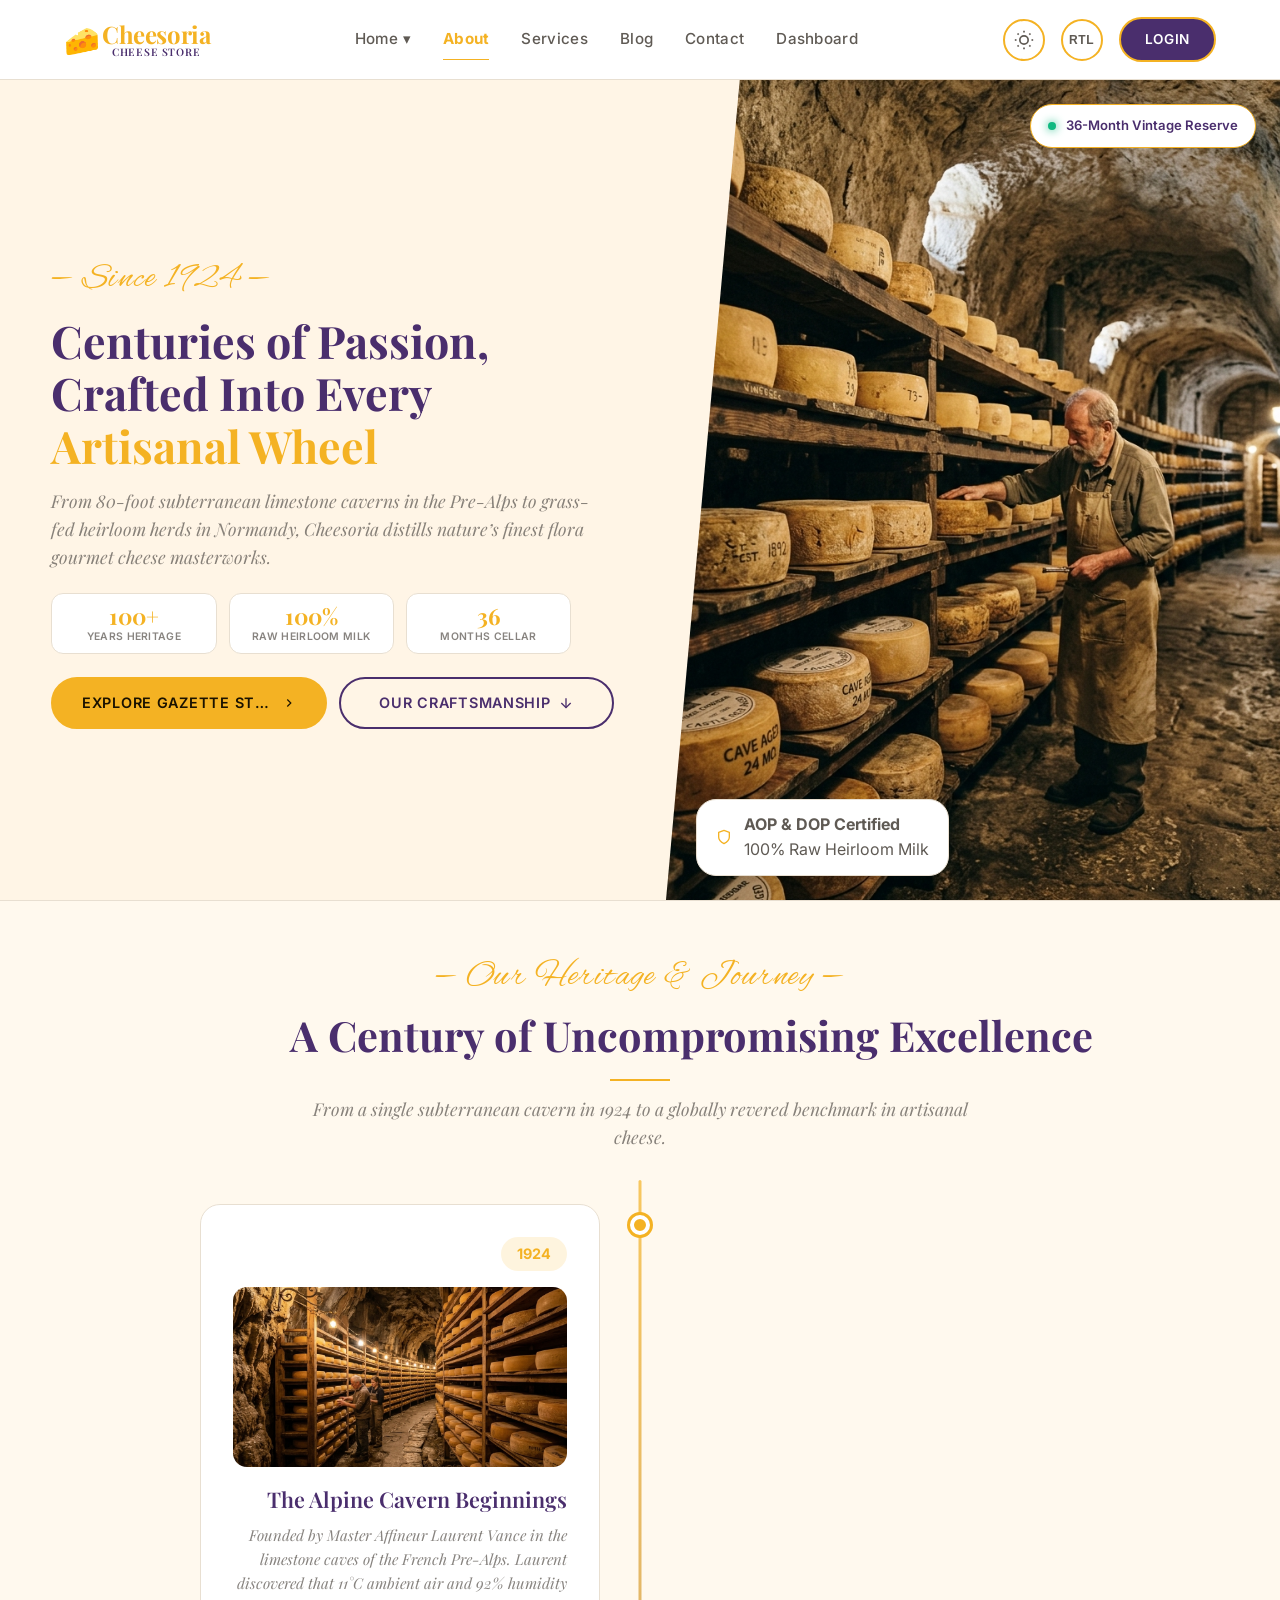
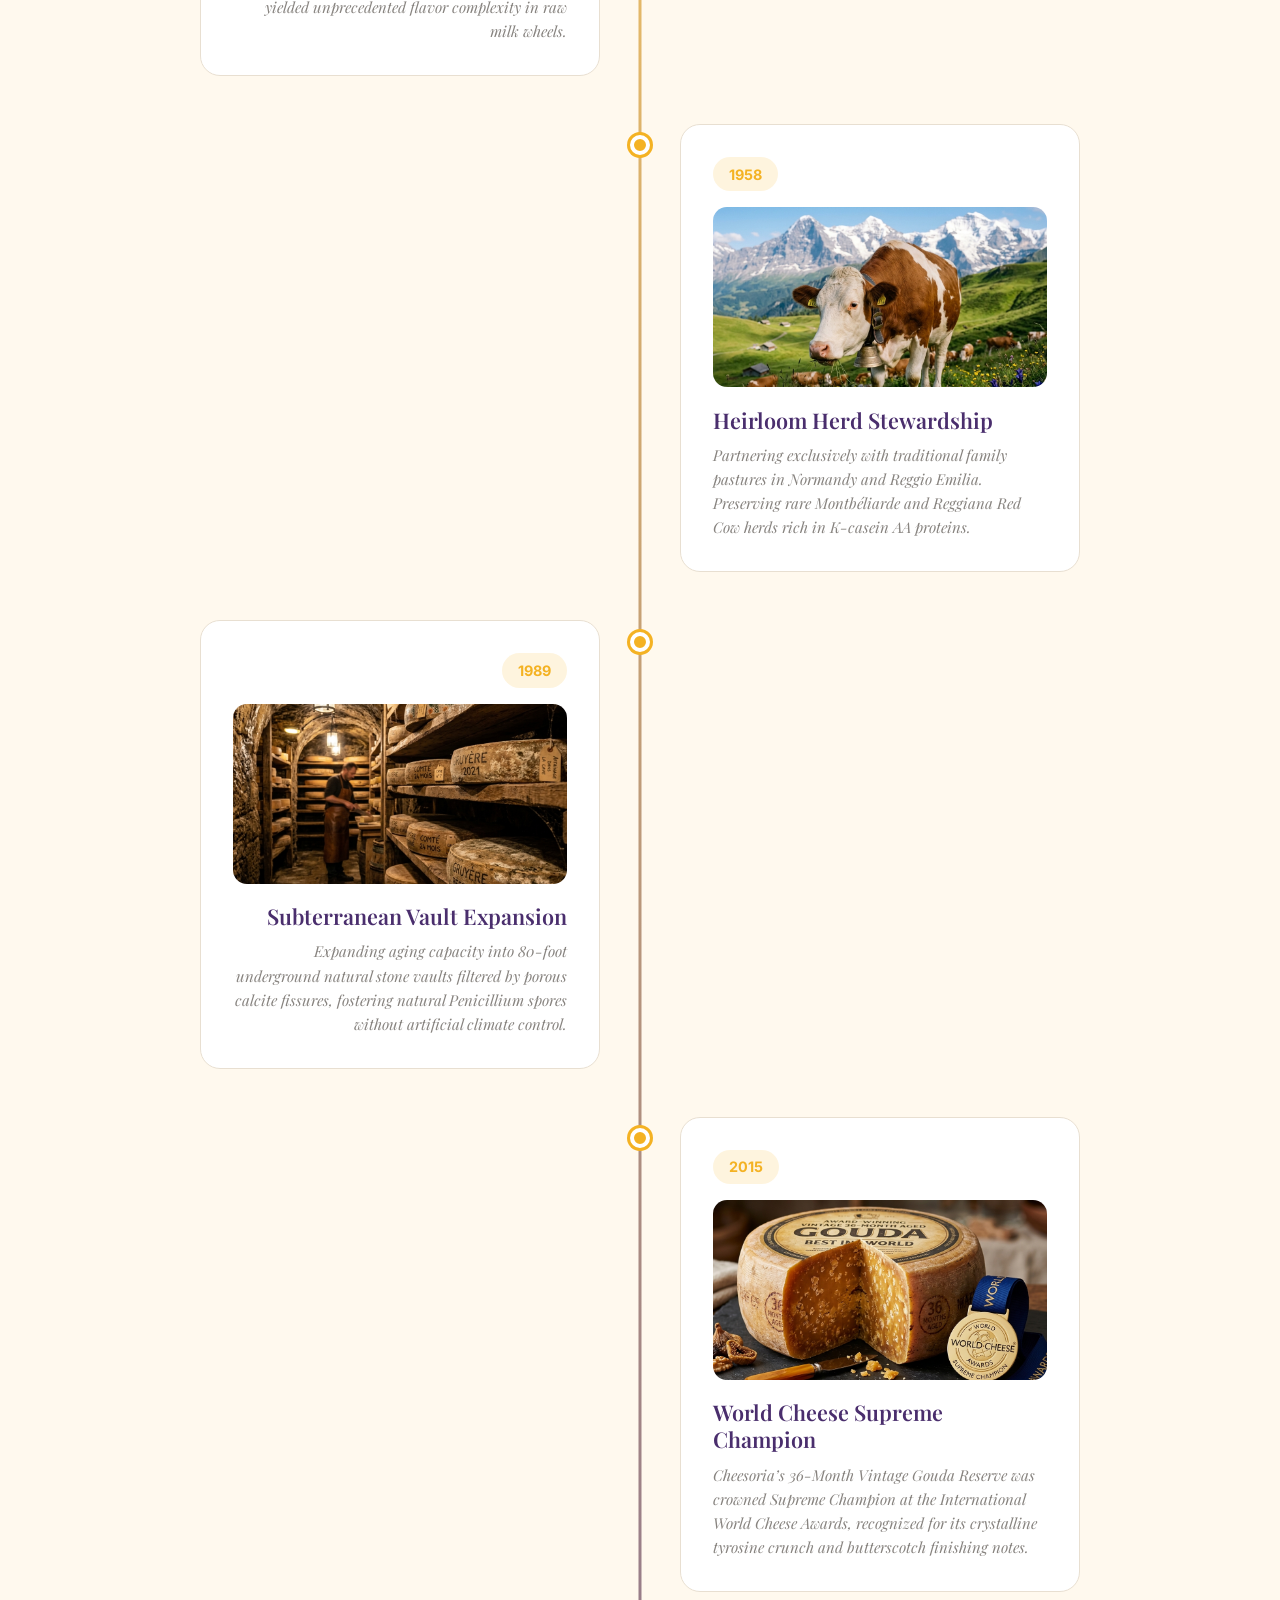
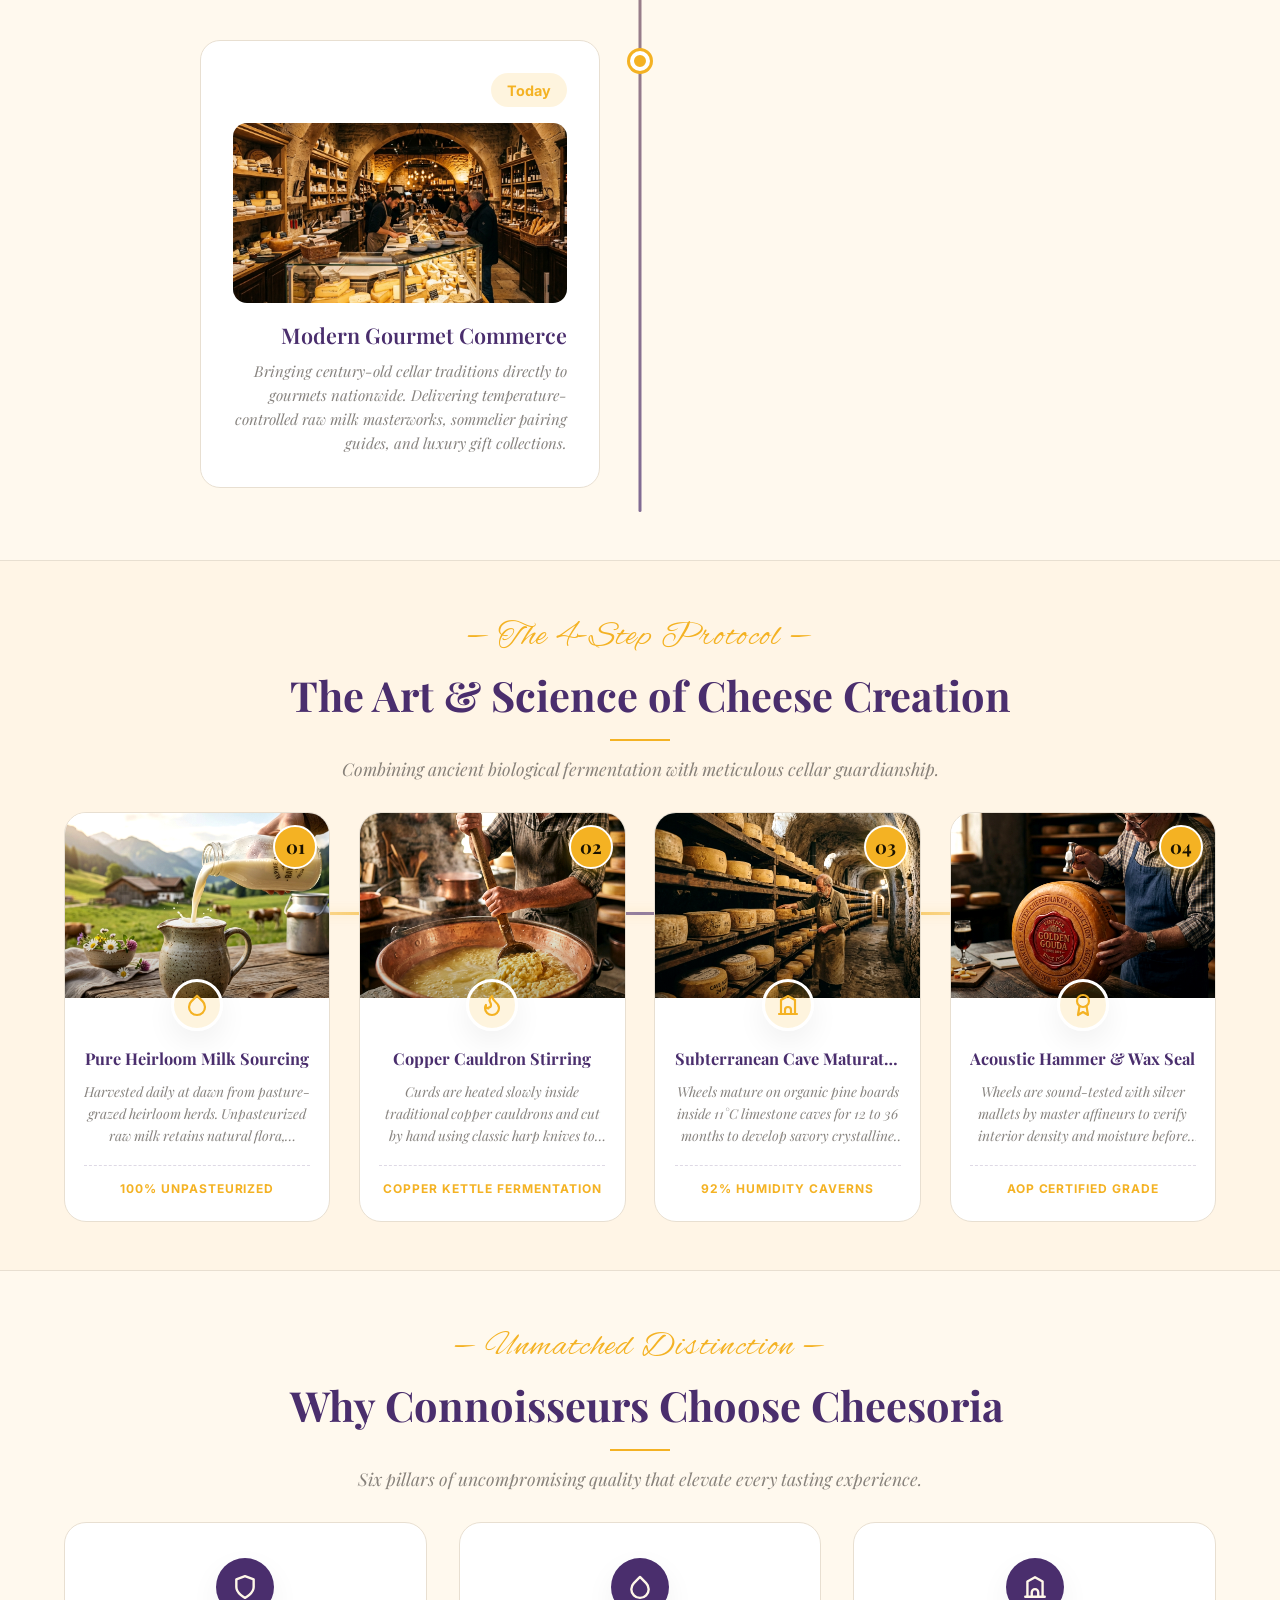
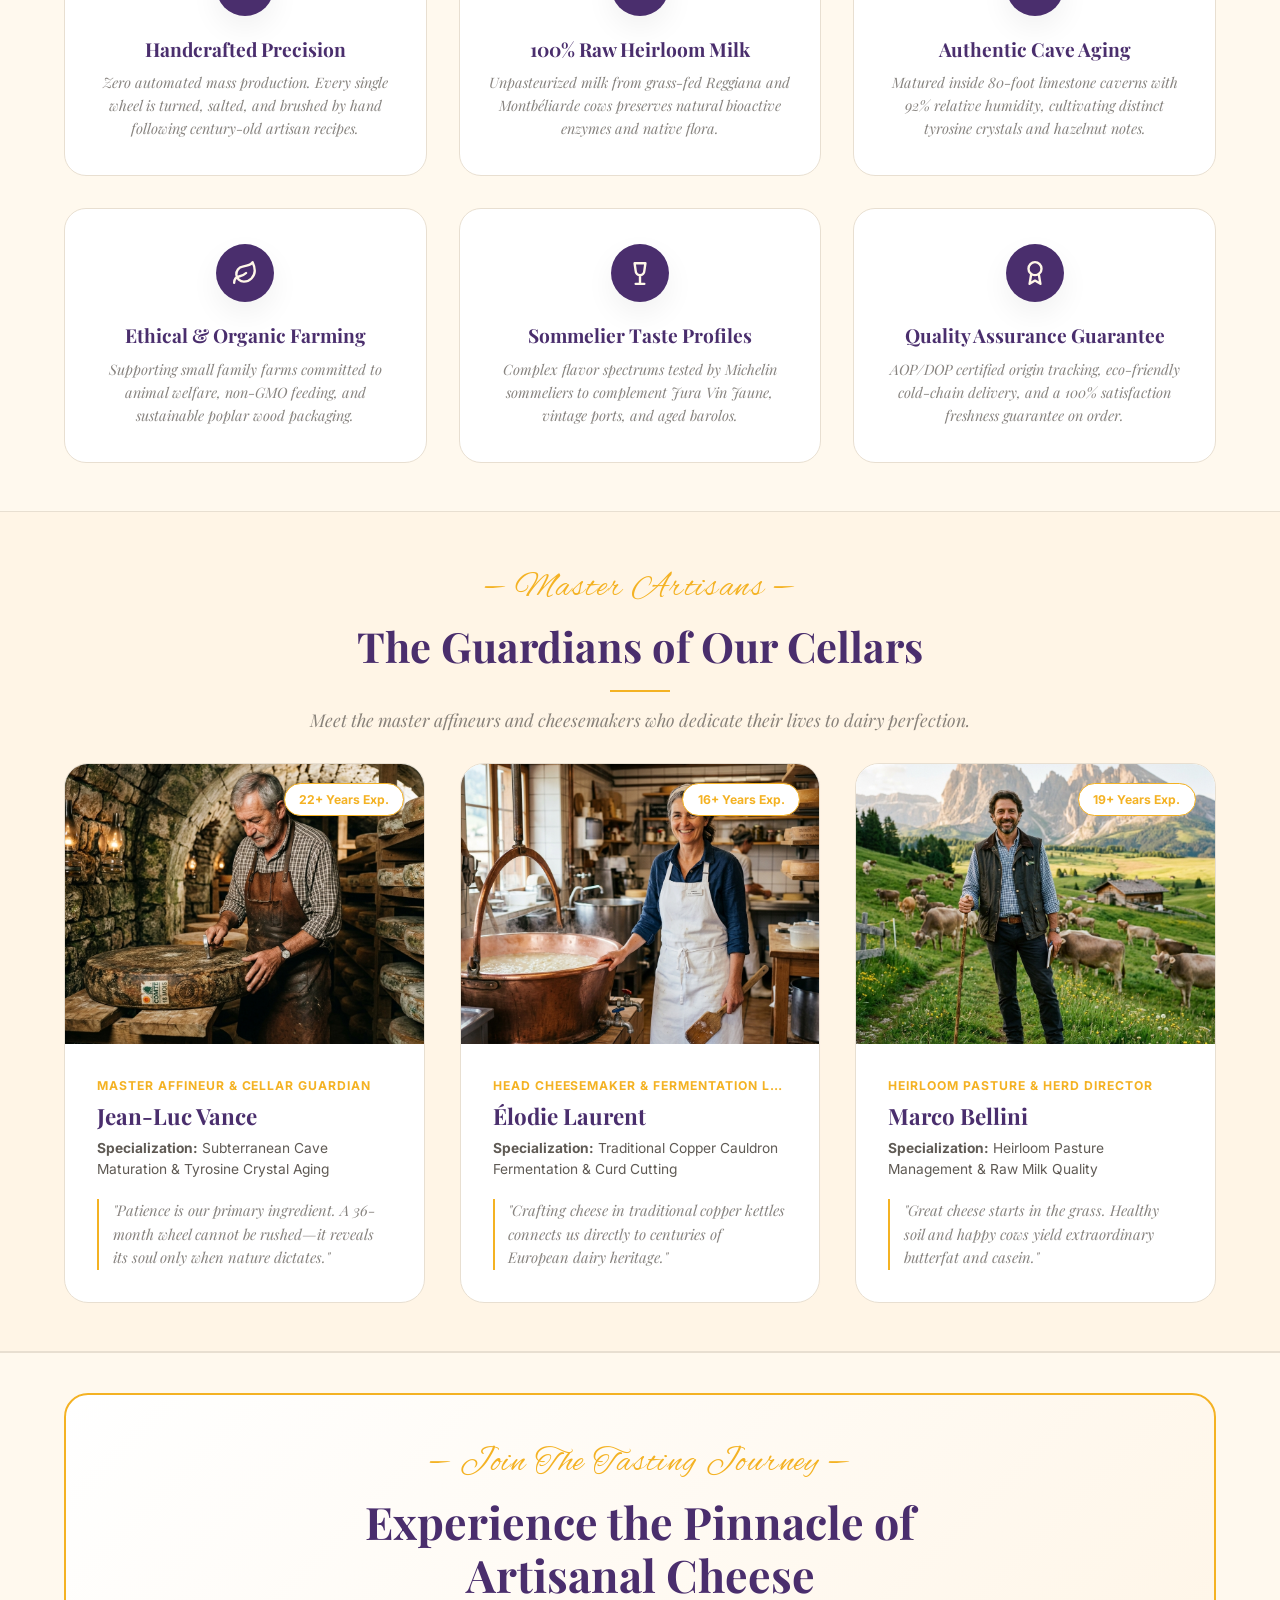
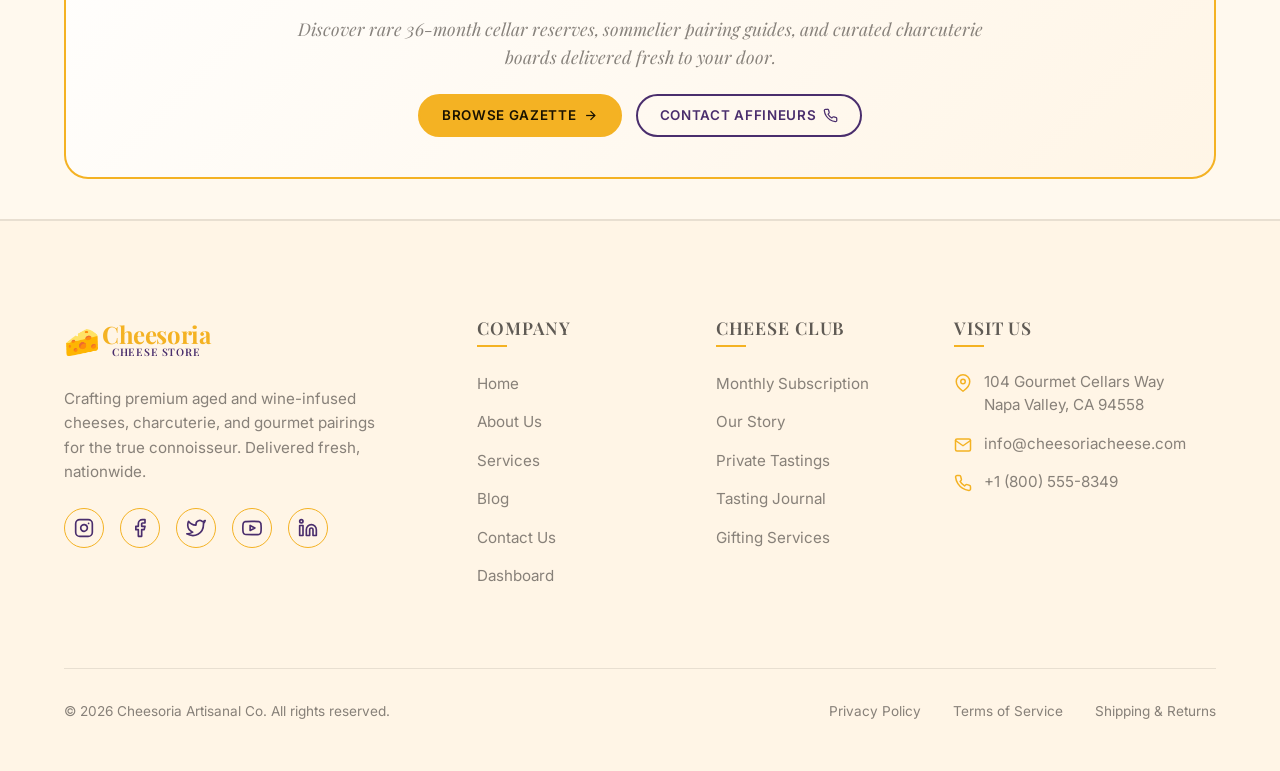
<file: about.html>
<!DOCTYPE html>
<html lang="en" dir="ltr" data-theme="light">
<head>
  <meta charset="UTF-8">
  <meta name="viewport" content="width=device-width, initial-scale=1.0">
  <title>About Us | Cheesoria Artisanal Cheese Boutique</title>
  <meta name="description" content="Discover the story, craftsmanship, subterranean cave aging science, and master cheesemakers behind Cheesoria's luxury raw milk cheeses since 1924.">
  
  <link rel="icon" type="image/svg+xml" href="favicon.svg">
  
  <link rel="preconnect" href="https://fonts.googleapis.com">
  <link rel="preconnect" href="https://fonts.gstatic.com" crossorigin>
  <link href="https://fonts.googleapis.com/css2?family=Alex+Brush&family=Inter:wght@300;400;500;600;700&family=Playfair+Display:ital,wght@0,400;0,600;0,700;1,400&display=swap" rel="stylesheet">
  
  <link rel="stylesheet" href="css/global.css?v=29">
  <link rel="stylesheet" href="css/navbar.css?v=29">
  <link rel="stylesheet" href="css/footer.css?v=29">
  <link rel="stylesheet" href="css/index.css?v=29">
  <link rel="stylesheet" href="css/about.css?v=29">
</head>
<body class="about-page-body">

  <div id="navbar"></div>

  <main class="about-main-wrapper">

    <section id="about-hero" class="about-hero-section">
      <div class="about-hero-grid">

        <div class="about-hero-left scroll-reveal">
          <span class="script-badge">— Since 1924 —</span>
          <h1 class="about-hero-title">
            Centuries of Passion, Crafted Into Every <span class="highlight-gold">Artisanal Wheel</span>
          </h1>
          <p class="about-hero-narrative">
            From 80-foot subterranean limestone caverns in the Pre-Alps to grass-fed heirloom herds in Normandy, Cheesoria distills nature’s finest flora gourmet cheese masterworks.
          </p>

          <div class="hero-stats-row">
            <div class="hero-stat-card glass-card">
              <span class="hero-stat-number">100+</span>
              <span class="hero-stat-label">Years Heritage</span>
            </div>
            <div class="hero-stat-card glass-card">
              <span class="hero-stat-number">100%</span>
              <span class="hero-stat-label">Raw Heirloom Milk</span>
            </div>
            <div class="hero-stat-card glass-card">
              <span class="hero-stat-number">36</span>
              <span class="hero-stat-label">Months Cellar</span>
            </div>
          </div>

          <div class="hero-cta-group">
            <a href="blog.html" class="btn btn-primary">
              <span>Explore Gazette Stories</span>
              <svg width="16" height="16" viewBox="0 0 24 24" fill="none" stroke="currentColor" stroke-width="2"><polyline points="9 18 15 12 9 6"/></svg>
            </a>
            <a href="#craftsmanship" class="btn btn-secondary">
              <span>Our Craftsmanship</span>
              <svg width="16" height="16" viewBox="0 0 24 24" fill="none" stroke="currentColor" stroke-width="2"><line x1="12" y1="5" x2="12" y2="19"/><polyline points="19 12 12 19 5 12"/></svg>
            </a>
          </div>
        </div>

        <div class="about-hero-right scroll-reveal delay-2">
          <div class="slanted-image-wrapper">
            <div class="slanted-image-card">
              <img src="assets/cave_maturation_cellar.png" alt="Subterranean limestone cave maturation cellar" class="hero-children-img">
              <div class="slanted-overlay"></div>
              
              <div class="floating-badge badge-top-right glass-card">
                <span class="badge-dot"></span>
                <span>36-Month Vintage Reserve</span>
              </div>

              <div class="floating-badge badge-bottom-left glass-card">
                <span class="badge-icon">
                  <svg width="16" height="16" viewBox="0 0 24 24" fill="none" stroke="var(--primary)" stroke-width="2" stroke-linecap="round" stroke-linejoin="round">
                    <path d="M12 22s8-4 8-10V5l-8-3-8 3v7c0 6 8 10 8 10z"/>
                  </svg>
                </span>
                <div>
                  <strong>AOP &amp; DOP Certified</strong>
                  <p>100% Raw Heirloom Milk</p>
                </div>
              </div>

            </div>
          </div>
        </div>

      </div>
    </section>

    <section id="our-story" class="our-story-section section-light-bg">
      <div class="container">
        
        <div class="section-header">
          <span class="badge">— Our Heritage &amp; Journey —</span>
          <h2>A Century of Uncompromising Excellence</h2>
          <p>From a single subterranean cavern in 1924 to a globally revered benchmark in artisanal cheese.</p>
        </div>

        <div class="story-timeline-wrapper">
          <div class="timeline-line"></div>

          <div class="timeline-item timeline-left">
            <div class="timeline-dot"></div>
            <div class="timeline-card glass-card">
              <div class="timeline-year-badge">1924</div>
              <div class="timeline-img-wrap">
                <img src="assets/cave_maturation_vault.png" alt="1924 Alpine Cavern Beginnings" class="timeline-img">
              </div>
              <h3 class="timeline-title">The Alpine Cavern Beginnings</h3>
              <p class="timeline-desc">
                Founded by Master Affineur Laurent Vance in the limestone caves of the French Pre-Alps. Laurent discovered that 11°C ambient air and 92% humidity yielded unprecedented flavor complexity in raw milk wheels.
              </p>
            </div>
          </div>

          <div class="timeline-item timeline-right">
            <div class="timeline-dot"></div>
            <div class="timeline-card glass-card">
              <div class="timeline-year-badge">1958</div>
              <div class="timeline-img-wrap">
                <img src="assets/alpine_cows_grazing.png" alt="1958 Heirloom Herd Stewardship" class="timeline-img">
              </div>
              <h3 class="timeline-title">Heirloom Herd Stewardship</h3>
              <p class="timeline-desc">
                Partnering exclusively with traditional family pastures in Normandy and Reggio Emilia. Preserving rare Montbéliarde and Reggiana Red Cow herds rich in K-casein AA proteins.
              </p>
            </div>
          </div>

          <div class="timeline-item timeline-left">
            <div class="timeline-dot"></div>
            <div class="timeline-card glass-card">
              <div class="timeline-year-badge">1989</div>
              <div class="timeline-img-wrap">
                <img src="assets/new_cellar_vaults.png" alt="1989 Subterranean Vault Expansion" class="timeline-img">
              </div>
              <h3 class="timeline-title">Subterranean Vault Expansion</h3>
              <p class="timeline-desc">
                Expanding aging capacity into 80-foot underground natural stone vaults filtered by porous calcite fissures, fostering natural Penicillium spores without artificial climate control.
              </p>
            </div>
          </div>

          <div class="timeline-item timeline-right">
            <div class="timeline-dot"></div>
            <div class="timeline-card glass-card">
              <div class="timeline-year-badge">2015</div>
              <div class="timeline-img-wrap">
                <img src="assets/supreme_champion_award_cheese.png" alt="2015 World Cheese Supreme Champion Award" class="timeline-img">
              </div>
              <h3 class="timeline-title">World Cheese Supreme Champion</h3>
              <p class="timeline-desc">
                Cheesoria’s 36-Month Vintage Gouda Reserve was crowned Supreme Champion at the International World Cheese Awards, recognized for its crystalline tyrosine crunch and butterscotch finishing notes.
              </p>
            </div>
          </div>

          <div class="timeline-item timeline-left">
            <div class="timeline-dot"></div>
            <div class="timeline-card glass-card">
              <div class="timeline-year-badge">Today</div>
              <div class="timeline-img-wrap">
                <img src="assets/luxury_cheese_shop_bg.png" alt="Present Day Modern Gourmet Connoisseur Boutique" class="timeline-img">
              </div>
              <h3 class="timeline-title">Modern Gourmet Commerce</h3>
              <p class="timeline-desc">
                Bringing century-old cellar traditions directly to gourmets nationwide. Delivering temperature-controlled raw milk masterworks, sommelier pairing guides, and luxury gift collections.
              </p>
            </div>
          </div>

        </div>

      </div>
    </section>

    <section id="craftsmanship" class="craftsmanship-section section-primary-bg">
      <div class="container">

        <div class="section-header">
          <span class="badge">— The 4-Step Protocol —</span>
          <h2>The Art &amp; Science of Cheese Creation</h2>
          <p>Combining ancient biological fermentation with meticulous cellar guardianship.</p>
        </div>

        <div class="craft-pipeline-wrapper">
          <div class="craft-pipeline-line"></div>

          <div class="craft-process-grid">

            <div class="craft-card glass-card craft-step-1">
              <div class="craft-card-header">
                <div class="craft-img-wrap">
                  <img src="assets/pure_heirloom_milk.png" alt="Pure Heirloom Milk Sourcing" class="craft-card-img">
                  <div class="craft-img-overlay"></div>
                </div>
                <div class="craft-step-badge">
                  <span class="step-num">01</span>
                </div>
              </div>
              <div class="craft-card-body">
                <div class="craft-icon-ring" title="Milk Droplet Sourcing">
                  <svg width="24" height="24" viewBox="0 0 24 24" fill="none" stroke="currentColor" stroke-width="2.2" stroke-linecap="round" stroke-linejoin="round"><path d="M12 2.69l5.66 5.66a8 8 0 1 1-11.31 0z"/></svg>
                </div>
                <h3 class="craft-title">Pure Heirloom Milk Sourcing</h3>
                <p class="craft-desc">
                  Harvested daily at dawn from pasture-grazed heirloom herds. Unpasteurized raw milk retains natural flora, essential minerals, and rich beta-carotene.
                </p>
                <div class="craft-meta-tag">100% Unpasteurized</div>
              </div>
            </div>

            <div class="craft-card glass-card craft-step-2">
              <div class="craft-card-header">
                <div class="craft-img-wrap">
                  <img src="assets/copper_cauldron_stirring.png" alt="Copper Cauldron Stirring" class="craft-card-img">
                  <div class="craft-img-overlay"></div>
                </div>
                <div class="craft-step-badge">
                  <span class="step-num">02</span>
                </div>
              </div>
              <div class="craft-card-body">
                <div class="craft-icon-ring" title="Copper Cauldron Fermentation">
                  <svg width="24" height="24" viewBox="0 0 24 24" fill="none" stroke="currentColor" stroke-width="2.2" stroke-linecap="round" stroke-linejoin="round"><path d="M8.5 14.5A2.5 2.5 0 0 0 11 12c0-1.38-.5-2-1-3-1.072-2.143-.224-4.054 2-6 .5 2.5 2 4.9 4 6.5 2 1.6 3 3.5 3 5.5a7 7 0 1 1-14 0c0-1.153.433-2.294 1-3a2.5 2.5 0 0 0 2.5 3.5z"/></svg>
                </div>
                <h3 class="craft-title">Copper Cauldron Stirring</h3>
                <p class="craft-desc">
                  Curds are heated slowly inside traditional copper cauldrons and cut by hand using classic harp knives to preserve maximum curd tenderness.
                </p>
                <div class="craft-meta-tag">Copper Kettle Fermentation</div>
              </div>
            </div>

            <div class="craft-card glass-card craft-step-3">
              <div class="craft-card-header">
                <div class="craft-img-wrap">
                  <img src="assets/cave_maturation_cellar.png" alt="Subterranean Cave Maturation" class="craft-card-img">
                  <div class="craft-img-overlay"></div>
                </div>
                <div class="craft-step-badge">
                  <span class="step-num">03</span>
                </div>
              </div>
              <div class="craft-card-body">
                <div class="craft-icon-ring" title="Limestone Cave Cellar">
                  <svg width="24" height="24" viewBox="0 0 24 24" fill="none" stroke="currentColor" stroke-width="2.2" stroke-linecap="round" stroke-linejoin="round"><path d="M3 21h18M5 21V7l7-4 7 4v14"/><path d="M9 21v-4a3 3 0 0 1 6 0v4"/></svg>
                </div>
                <h3 class="craft-title">Subterranean Cave Maturation</h3>
                <p class="craft-desc">
                  Wheels mature on organic pine boards inside 11°C limestone caves for 12 to 36 months to develop savory crystalline tyrosine crunch.
                </p>
                <div class="craft-meta-tag">92% Humidity Caverns</div>
              </div>
            </div>

            <div class="craft-card glass-card craft-step-4">
              <div class="craft-card-header">
                <div class="craft-img-wrap">
                  <img src="assets/acoustic_hammer_wax_seal.png" alt="Acoustic Hammer & Wax Seal" class="craft-card-img">
                  <div class="craft-img-overlay"></div>
                </div>
                <div class="craft-step-badge">
                  <span class="step-num">04</span>
                </div>
              </div>
              <div class="craft-card-body">
                <div class="craft-icon-ring" title="Quality Wax Seal Certification">
                  <svg width="24" height="24" viewBox="0 0 24 24" fill="none" stroke="currentColor" stroke-width="2.2" stroke-linecap="round" stroke-linejoin="round"><circle cx="12" cy="8" r="6"/><path d="M15.477 12.89L17 22l-5-3-5 3 1.523-9.11"/></svg>
                </div>
                <h3 class="craft-title">Acoustic Hammer &amp; Wax Seal</h3>
                <p class="craft-desc">
                  Wheels are sound-tested with silver mallets by master affineurs to verify interior density and moisture before official gold stamping.
                </p>
                <div class="craft-meta-tag">AOP Certified Grade</div>
              </div>
            </div>

          </div>
        </div>

      </div>
    </section>

    <section id="why-cheesoria" class="why-cheesoria-section section-light-bg">
      <div class="container">

        <div class="section-header">
          <span class="badge">— Unmatched Distinction —</span>
          <h2>Why Connoisseurs Choose Cheesoria</h2>
          <p>Six pillars of uncompromising quality that elevate every tasting experience.</p>
        </div>

        <div class="features-grid">

          <div class="feature-card glass-card">
            <div class="feature-icon-box" title="Handcrafted Precision">
              <svg width="26" height="26" viewBox="0 0 24 24" fill="none" stroke="currentColor" stroke-width="2.2" stroke-linecap="round" stroke-linejoin="round"><path d="M12 22s8-4 8-10V5l-8-3-8 3v7c0 6 8 10 8 10z"/></svg>
            </div>
            <h3 class="feature-title">Handcrafted Precision</h3>
            <p class="feature-desc">
              Zero automated mass production. Every single wheel is turned, salted, and brushed by hand following century-old artisan recipes.
            </p>
          </div>

          <div class="feature-card glass-card">
            <div class="feature-icon-box" title="100% Raw Heirloom Milk">
              <svg width="26" height="26" viewBox="0 0 24 24" fill="none" stroke="currentColor" stroke-width="2.2" stroke-linecap="round" stroke-linejoin="round"><path d="M12 2.69l5.66 5.66a8 8 0 1 1-11.31 0z"/></svg>
            </div>
            <h3 class="feature-title">100% Raw Heirloom Milk</h3>
            <p class="feature-desc">
              Unpasteurized milk from grass-fed Reggiana and Montbéliarde cows preserves natural bioactive enzymes and native flora.
            </p>
          </div>

          <div class="feature-card glass-card">
            <div class="feature-icon-box" title="Authentic Cave Aging">
              <svg width="26" height="26" viewBox="0 0 24 24" fill="none" stroke="currentColor" stroke-width="2.2" stroke-linecap="round" stroke-linejoin="round"><path d="M3 21h18M5 21V7l7-4 7 4v14"/><path d="M9 21v-4a3 3 0 0 1 6 0v4"/></svg>
            </div>
            <h3 class="feature-title">Authentic Cave Aging</h3>
            <p class="feature-desc">
              Matured inside 80-foot limestone caverns with 92% relative humidity, cultivating distinct tyrosine crystals and hazelnut notes.
            </p>
          </div>

          <div class="feature-card glass-card">
            <div class="feature-icon-box" title="Ethical & Organic Farming">
              <svg width="26" height="26" viewBox="0 0 24 24" fill="none" stroke="currentColor" stroke-width="2.2" stroke-linecap="round" stroke-linejoin="round"><path d="M11 20A7 7 0 0 1 9.8 6.1C15.5 5 17 4.48 19 2c1 2 2 4.18 2 8 0 5.5-4.78 10-10 10z"/><path d="M2 21c0-3 1.85-5.36 5.08-6C9.5 14.52 12 13 13 12"/></svg>
            </div>
            <h3 class="feature-title">Ethical &amp; Organic Farming</h3>
            <p class="feature-desc">
              Supporting small family farms committed to animal welfare, non-GMO feeding, and sustainable poplar wood packaging.
            </p>
          </div>

          <div class="feature-card glass-card">
            <div class="feature-icon-box" title="Sommelier Taste Profiles">
              <svg width="26" height="26" viewBox="0 0 24 24" fill="none" stroke="currentColor" stroke-width="2.2" stroke-linecap="round" stroke-linejoin="round"><path d="M8 22h8M12 15v7M7 3h10l-1 7a4 4 0 0 1-8 0L7 3z"/></svg>
            </div>
            <h3 class="feature-title">Sommelier Taste Profiles</h3>
            <p class="feature-desc">
              Complex flavor spectrums tested by Michelin sommeliers to complement Jura Vin Jaune, vintage ports, and aged barolos.
            </p>
          </div>

          <div class="feature-card glass-card">
            <div class="feature-icon-box" title="Quality Assurance Guarantee">
              <svg width="26" height="26" viewBox="0 0 24 24" fill="none" stroke="currentColor" stroke-width="2.2" stroke-linecap="round" stroke-linejoin="round"><circle cx="12" cy="8" r="6"/><path d="M15.477 12.89L17 22l-5-3-5 3 1.523-9.11"/></svg>
            </div>
            <h3 class="feature-title">Quality Assurance Guarantee</h3>
            <p class="feature-desc">
              AOP/DOP certified origin tracking, eco-friendly cold-chain delivery, and a 100% satisfaction freshness guarantee on order.
            </p>
          </div>

        </div>

      </div>
    </section>

    <section id="cheesemakers" class="cheesemakers-section section-primary-bg">
      <div class="container">

        <div class="section-header">
          <span class="badge">— Master Artisans —</span>
          <h2>The Guardians of Our Cellars</h2>
          <p>Meet the master affineurs and cheesemakers who dedicate their lives to dairy perfection.</p>
        </div>

        <div class="cheesemakers-grid">

          <div class="cheesemaker-card glass-card">
            <div class="cheesemaker-img-wrap">
              <img src="assets/artisan_master_affineur.png" alt="Jean-Luc Vance Master Affineur" class="cheesemaker-img">
              <span class="experience-badge">22+ Years Exp.</span>
            </div>
            <div class="cheesemaker-info">
              <span class="cheesemaker-role">Master Affineur &amp; Cellar Guardian</span>
              <h3 class="cheesemaker-name">Jean-Luc Vance</h3>
              <p class="cheesemaker-spec">
                <strong>Specialization:</strong> Subterranean Cave Maturation &amp; Tyrosine Crystal Aging
              </p>
              <blockquote class="cheesemaker-quote">
                "Patience is our primary ingredient. A 36-month wheel cannot be rushed—it reveals its soul only when nature dictates."
              </blockquote>
            </div>
          </div>

          <div class="cheesemaker-card glass-card">
            <div class="cheesemaker-img-wrap">
              <img src="assets/artisan_female_cheesemaker.png" alt="Élodie Laurent Head Cheesemaker" class="cheesemaker-img">
              <span class="experience-badge">16+ Years Exp.</span>
            </div>
            <div class="cheesemaker-info">
              <span class="cheesemaker-role">Head Cheesemaker &amp; Fermentation Lead</span>
              <h3 class="cheesemaker-name">Élodie Laurent</h3>
              <p class="cheesemaker-spec">
                <strong>Specialization:</strong> Traditional Copper Cauldron Fermentation &amp; Curd Cutting
              </p>
              <blockquote class="cheesemaker-quote">
                "Crafting cheese in traditional copper kettles connects us directly to centuries of European dairy heritage."
              </blockquote>
            </div>
          </div>

          <div class="cheesemaker-card glass-card">
            <div class="cheesemaker-img-wrap">
              <img src="assets/artisan_herd_pasture_director.png" alt="Marco Bellini Herd & Pasture Director" class="cheesemaker-img">
              <span class="experience-badge">19+ Years Exp.</span>
            </div>
            <div class="cheesemaker-info">
              <span class="cheesemaker-role">Heirloom Pasture &amp; Herd Director</span>
              <h3 class="cheesemaker-name">Marco Bellini</h3>
              <p class="cheesemaker-spec">
                <strong>Specialization:</strong> Heirloom Pasture Management &amp; Raw Milk Quality
              </p>
              <blockquote class="cheesemaker-quote">
                "Great cheese starts in the grass. Healthy soil and happy cows yield extraordinary butterfat and casein."
              </blockquote>
            </div>
          </div>

        </div>

      </div>
    </section>

    <section id="our-promise-cta" class="promise-cta-section section-light-bg">
      <div class="container">

        <div class="cta-glass-banner glass-card">
          <div class="cta-banner-content">
            <span class="script-badge">— Join The Tasting Journey —</span>
            <h2 class="cta-banner-title">Experience the Pinnacle of Artisanal Cheese</h2>
            <p class="cta-banner-desc">
              Discover rare 36-month cellar reserves, sommelier pairing guides, and curated charcuterie boards delivered fresh to your door.
            </p>
            <div class="cta-banner-buttons">
              <a href="blog.html" class="btn btn-primary">
                <span>Browse Gazette</span>
                <svg width="15" height="15" viewBox="0 0 24 24" fill="none" stroke="currentColor" stroke-width="2"><line x1="5" y1="12" x2="19" y2="12"/><polyline points="12 5 19 12 12 19"/></svg>
              </a>
              <a href="contact.html" class="btn btn-secondary">
                <span>Contact Affineurs</span>
                <svg width="15" height="15" viewBox="0 0 24 24" fill="none" stroke="currentColor" stroke-width="2" stroke-linecap="round" stroke-linejoin="round"><path d="M22 16.92v3a2 2 0 0 1-2.18 2 19.79 19.79 0 0 1-8.63-3.07 19.5 19.5 0 0 1-6-6 19.79 19.79 0 0 1-3.07-8.67A2 2 0 0 1 4.11 2h3a2 2 0 0 1 2 1.72 12.84 12.84 0 0 0 .7 2.81 2 2 0 0 1-.45 2.11L8.09 9.91a16 16 0 0 0 6 6l1.27-1.27a2 2 0 0 1 2.11-.45 12.84 12.84 0 0 0 2.81.7A2 2 0 0 1 22 16.92z"/></svg>
              </a>
            </div>
          </div>
        </div>

      </div>
    </section>

  </main>

  <div id="footer"></div>

  <script src="js/app.js"></script>
</body>
</html>
</file>
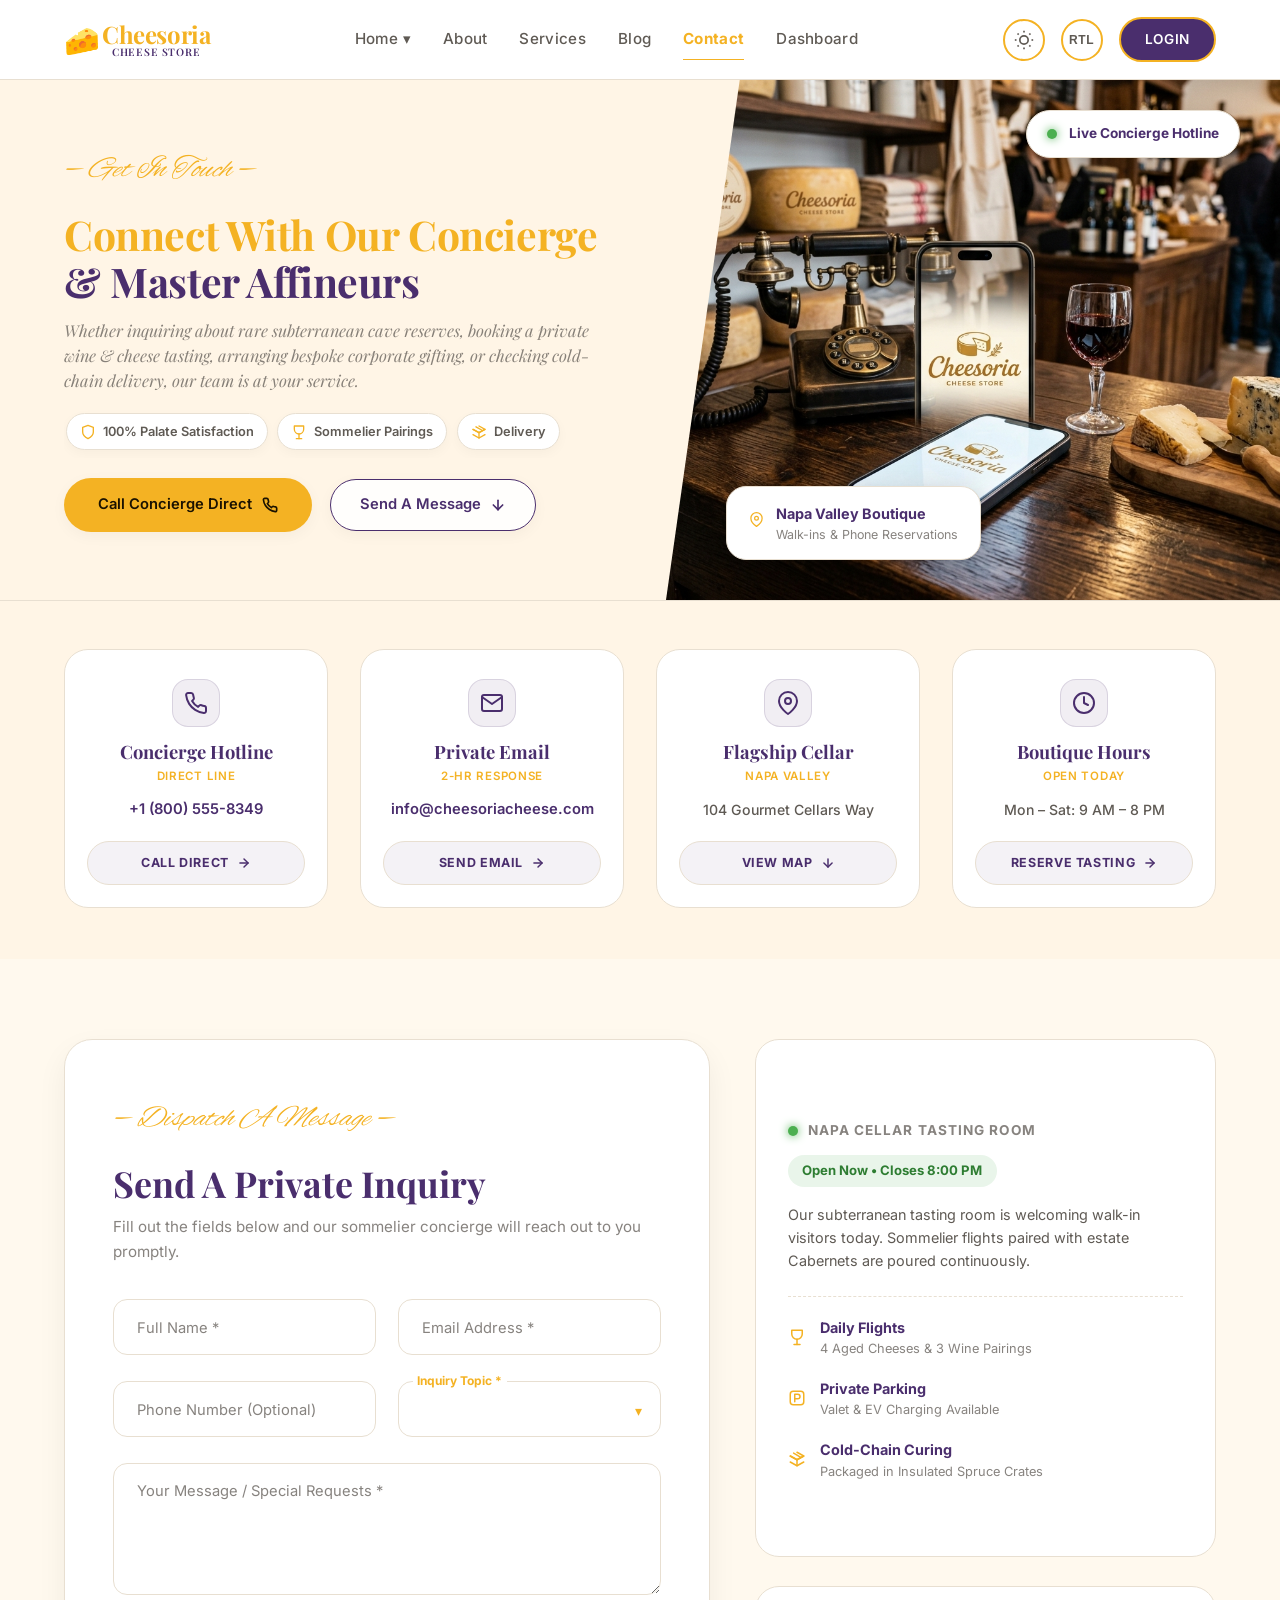
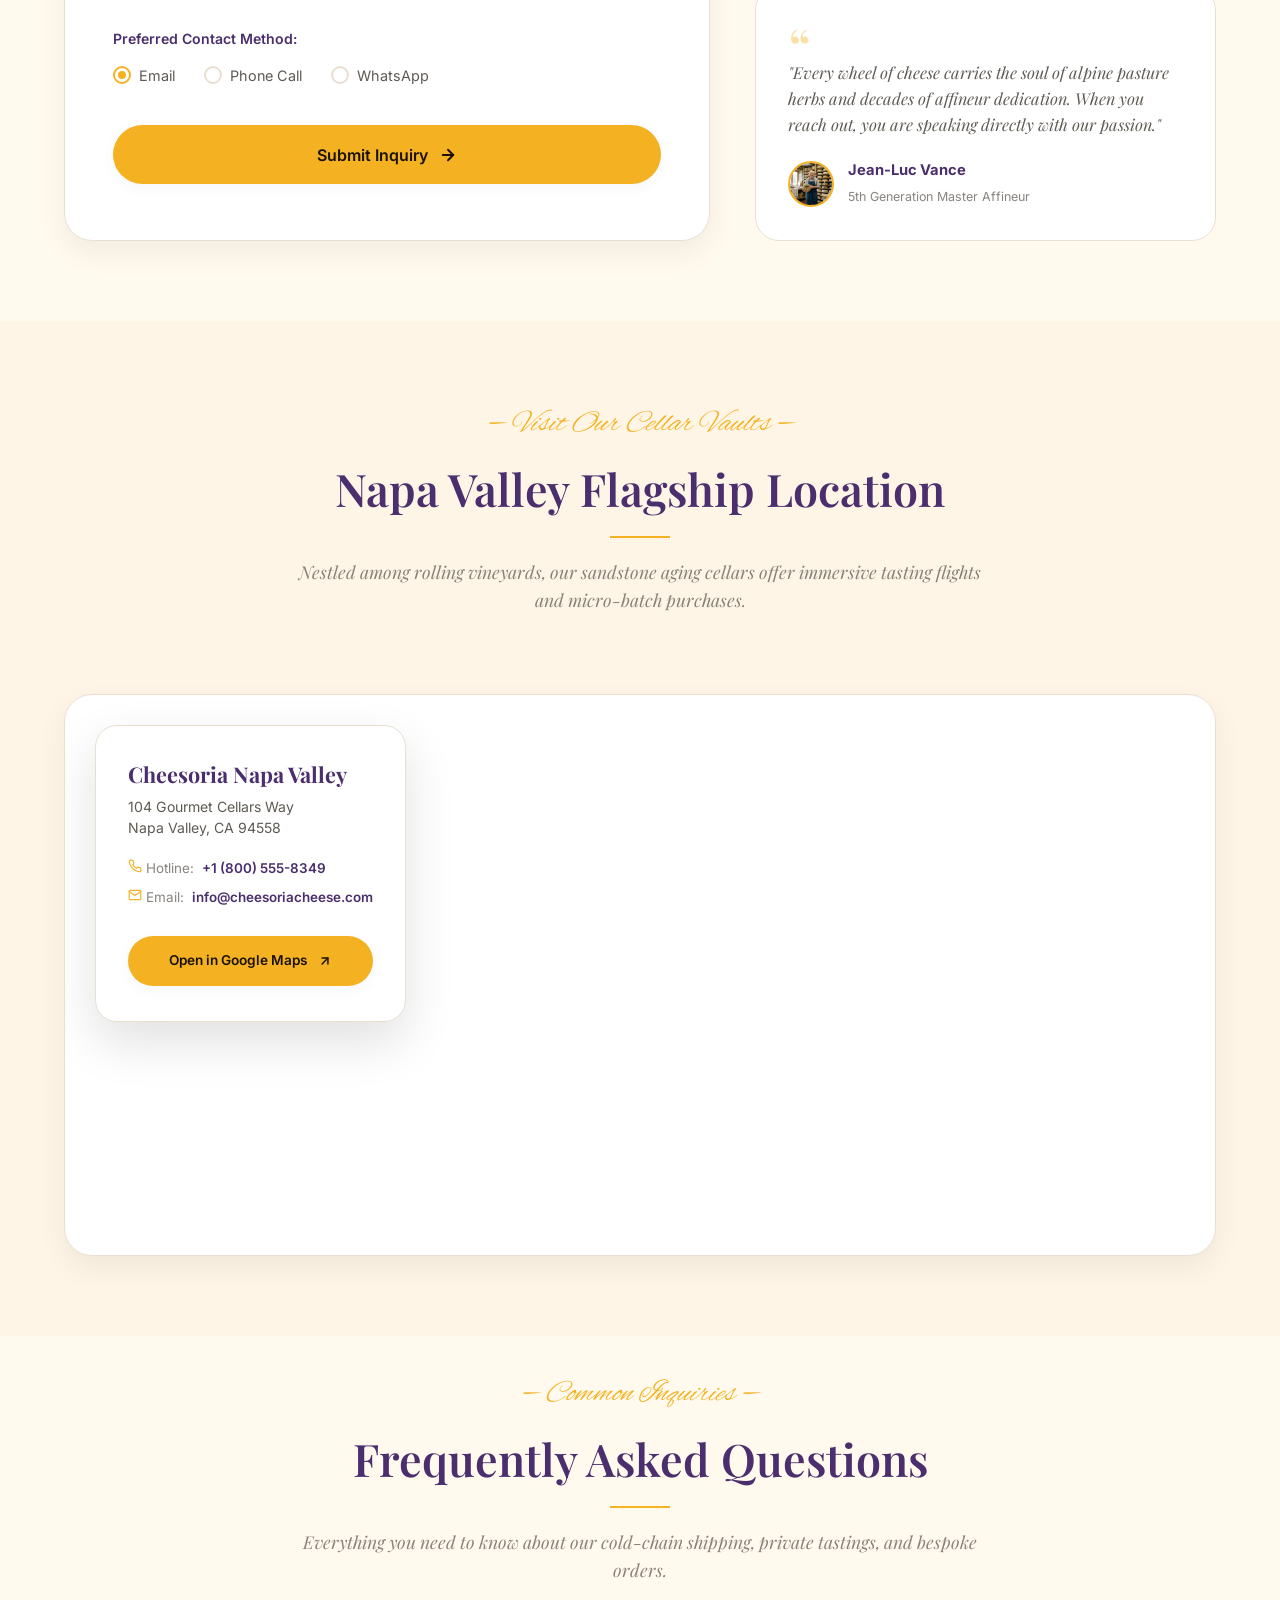
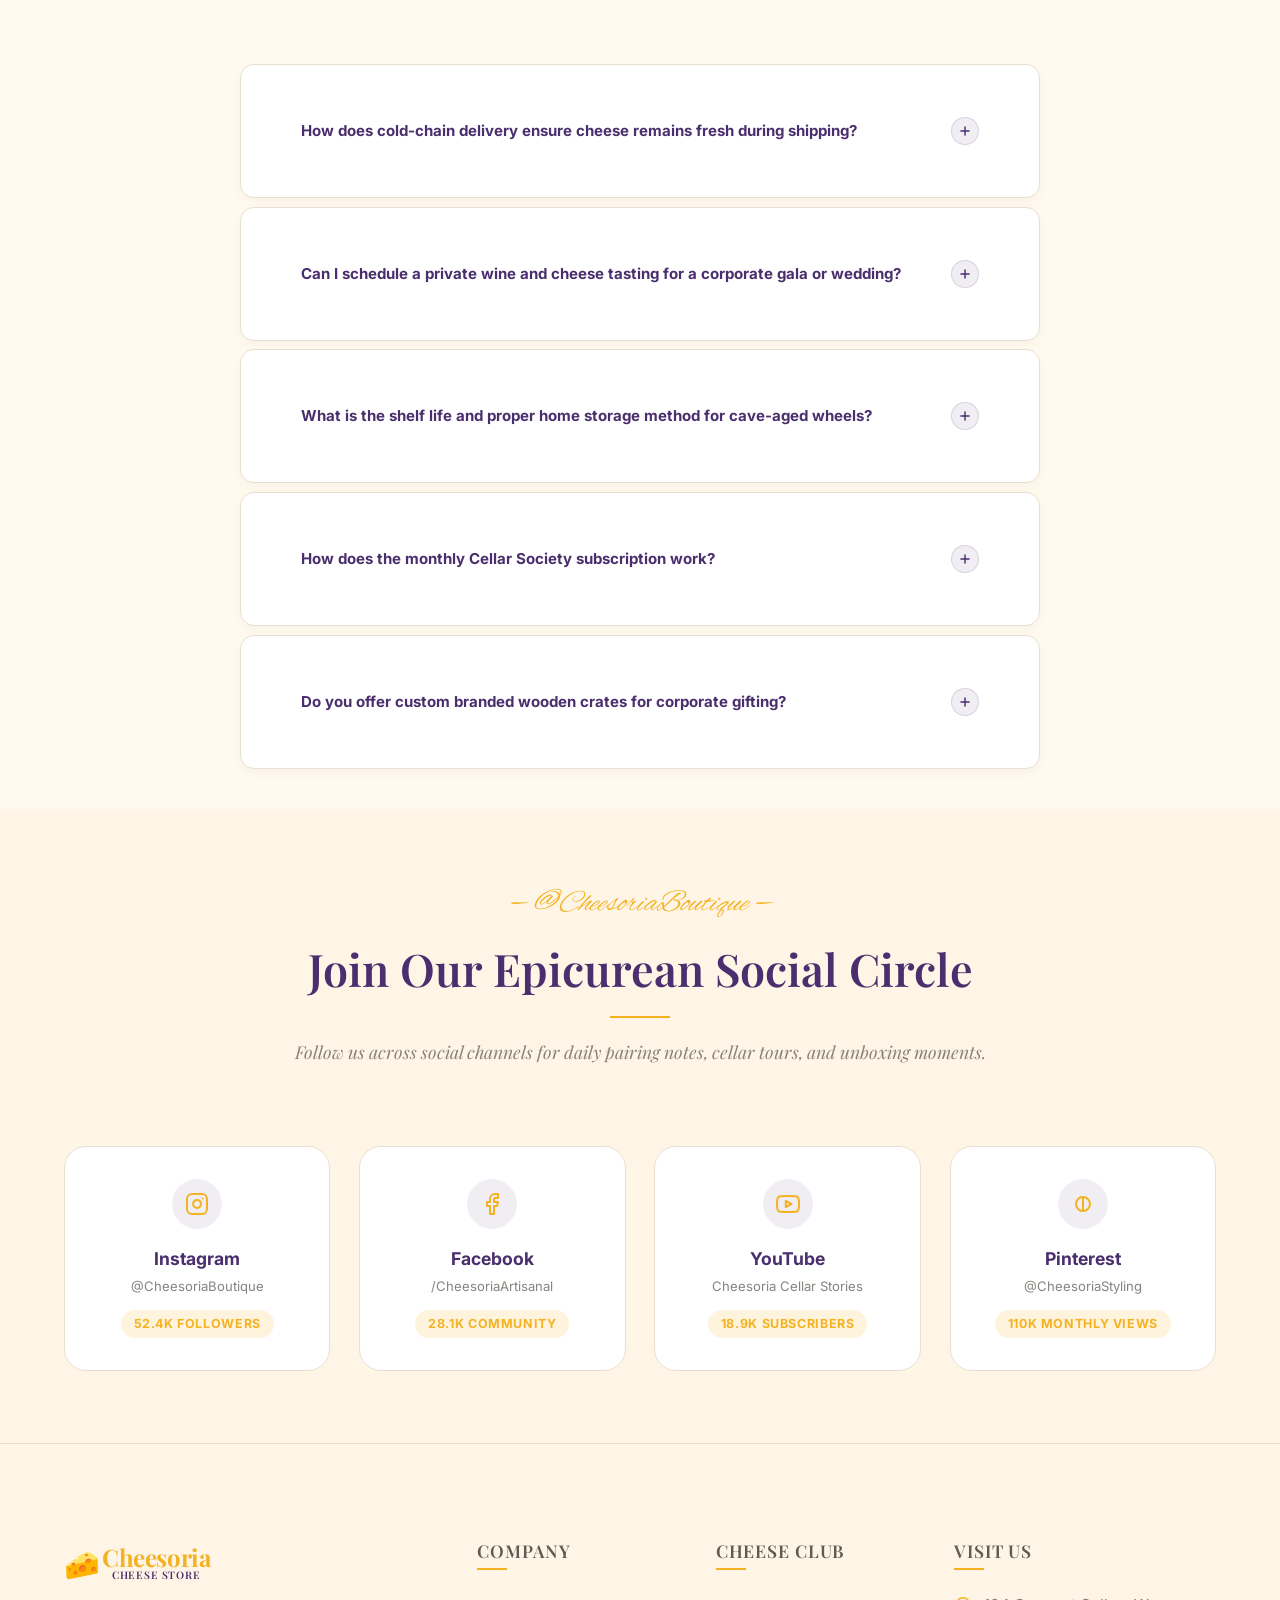
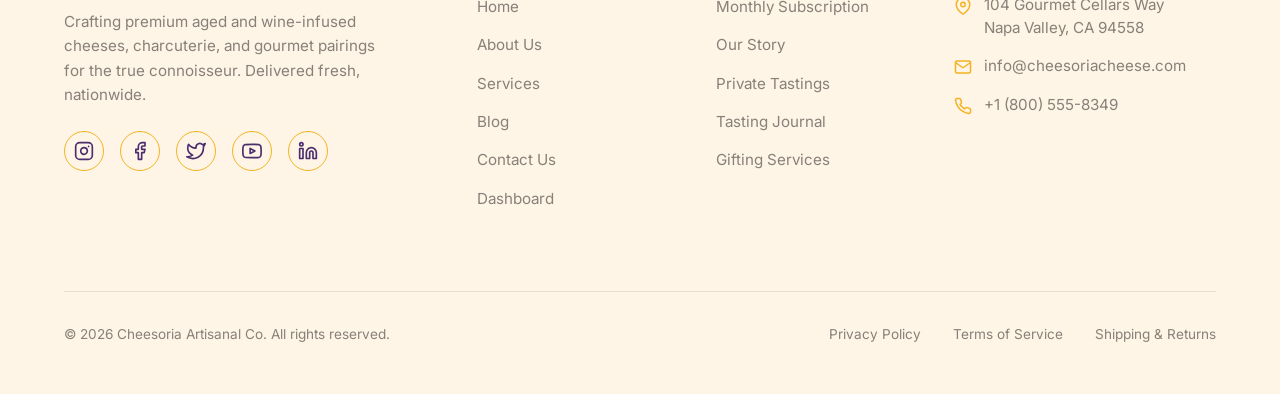
<file: contact.html>
<!DOCTYPE html>
<html lang="en" dir="ltr" data-theme="light">
<head>
  <meta charset="UTF-8">
  <meta name="viewport" content="width=device-width, initial-scale=1.0">
  <title>Contact Us | Cheesoria Luxury Artisanal Cheese Boutique</title>
  <meta name="description" content="Connect with Cheesoria's master affineurs and concierge for private wine & cheese tastings, corporate gifting, wholesale inquiries, and nationwide cold-chain delivery.">
  
  <link rel="icon" type="image/svg+xml" href="favicon.svg">
  
  <link rel="preconnect" href="https://fonts.googleapis.com">
  <link rel="preconnect" href="https://fonts.gstatic.com" crossorigin>
  <link href="https://fonts.googleapis.com/css2?family=Alex+Brush&family=Inter:wght@300;400;500;600;700&family=Playfair+Display:ital,wght@0,400;0,600;0,700;1,400&display=swap" rel="stylesheet">
  
  <link rel="stylesheet" href="css/global.css?v=21">
  <link rel="stylesheet" href="css/navbar.css?v=21">
  <link rel="stylesheet" href="css/footer.css?v=21">
  <link rel="stylesheet" href="css/index.css?v=21">
  <link rel="stylesheet" href="css/home1.css?v=21">
  <link rel="stylesheet" href="css/contact.css?v=21">
</head>
<body>

  <div id="navbar"></div>

  <main class="contact-page-main">

    <section id="contact-hero" class="contact-hero-section">
      <div class="contact-hero-grid">
        
        <div class="contact-hero-left scroll-reveal">
          <div class="h-badge-text">— Get In Touch —</div>
          <h1 class="contact-hero-title">
            <span class="hero-text-primary">Connect With Our Concierge</span>
            <span class="hero-text-secondary"> &amp; Master Affineurs</span>
          </h1>
          <p class="contact-hero-subtitle">
            Whether inquiring about rare subterranean cave reserves, booking a private wine &amp; cheese tasting, arranging bespoke corporate gifting, or checking cold-chain delivery, our team is at your service.
          </p>

          <div class="contact-hero-pills">
            <div class="contact-pill glass-card">
              <span class="pill-icon">
                <svg class="pill-icon-svg" width="16" height="16" viewBox="0 0 24 24" fill="none" stroke="currentColor" stroke-width="2" stroke-linecap="round" stroke-linejoin="round">
                  <path d="M12 22s8-4 8-10V5l-8-3-8 3v7c0 6 8 10 8 10z"/>
                </svg>
              </span>
              <span>100% Palate Satisfaction</span>
            </div>
            <div class="contact-pill glass-card">
              <span class="pill-icon">
                <svg class="pill-icon-svg" width="16" height="16" viewBox="0 0 24 24" fill="none" stroke="currentColor" stroke-width="2" stroke-linecap="round" stroke-linejoin="round">
                  <path d="M8 22h8"/><path d="M12 15v7"/><path d="M12 15a7 7 0 0 0 7-7V3H5v5a7 7 0 0 0 7 7z"/>
                </svg>
              </span>
              <span>Sommelier Pairings</span>
            </div>
            <div class="contact-pill glass-card">
              <span class="pill-icon">
                <svg class="pill-icon-svg" width="16" height="16" viewBox="0 0 24 24" fill="none" stroke="currentColor" stroke-width="2" stroke-linecap="round" stroke-linejoin="round">
                  <line x1="16.5" y1="9.4" x2="7.5" y2="4.21"/><polyline points="21 16 12 21 3 16"/><polyline points="3 8 12 13 21 8"/><polyline points="12 3 21 8 12 13 3 8"/><line x1="12" y1="13" x2="12" y2="21"/>
                </svg>
              </span>
              <span> Delivery</span>
            </div>
          </div>

          <div class="contact-hero-actions">
            <a href="tel:+18005558349" class="h-btn h-btn-gold">
              <span>Call Concierge Direct</span>
              <svg class="h-btn-arrow" width="16" height="16" viewBox="0 0 24 24" fill="none" stroke="currentColor" stroke-width="2.5" stroke-linecap="round" stroke-linejoin="round">
                <path d="M22 16.92v3a2 2 0 0 1-2.18 2 19.79 19.79 0 0 1-8.63-3.07 19.5 19.5 0 0 1-6-6 19.79 19.79 0 0 1-3.07-8.67A2 2 0 0 1 4.11 2h3a2 2 0 0 1 2 1.72 12.84 12.84 0 0 0 .7 2.81 2 2 0 0 1-.45 2.11L8.09 9.91a16 16 0 0 0 6 6l1.27-1.27a2 2 0 0 1 2.11-.45 12.84 12.84 0 0 0 2.81.7A2 2 0 0 1 22 16.92z"/>
              </svg>
            </a>
            <a href="#contact-form" class="h-btn h-btn-outline">
              <span>Send A Message</span>
              <svg class="h-btn-arrow" width="16" height="16" viewBox="0 0 24 24" fill="none" stroke="currentColor" stroke-width="2.5" stroke-linecap="round" stroke-linejoin="round">
                <line x1="12" y1="5" x2="12" y2="19"></line>
                <polyline points="19 12 12 19 5 12"></polyline>
              </svg>
            </a>
          </div>
        </div>

        <div class="contact-hero-right scroll-reveal delay-2">
          <div class="slanted-image-wrapper">
            <div class="slanted-image-card">
              <img src="assets/cheese_shop_phone_hero.png" alt="Cheesoria Cheese Boutique Concierge Desk and Phone">
              <div class="slanted-overlay"></div>
              
              <div class="floating-badge badge-top-right glass-card">
                <span class="badge-dot"></span>
                <span>Live Concierge Hotline</span>
              </div>
              <div class="floating-badge badge-bottom-left glass-card">
                <span class="badge-icon">
                  <svg width="15" height="15" viewBox="0 0 24 24" fill="none" stroke="var(--primary)" stroke-width="2" stroke-linecap="round" stroke-linejoin="round">
                    <path d="M21 10c0 7-9 13-9 13s-9-6-9-13a9 9 0 0 1 18 0z"/><circle cx="12" cy="10" r="3"/>
                  </svg>
                </span>
                <div>
                  <strong>Napa Valley Boutique</strong>
                  <p>Walk-ins &amp; Phone Reservations</p>
                </div>
              </div>

            </div>
          </div>
        </div>

      </div>
    </section>

    <section id="contact-cards" class="section-primary-bg contact-cards-section">
      <div class="container">
        <div class="contact-cards-grid">
          
          <div class="info-card glass-card scroll-reveal delay-1">
            <div class="info-card-icon-wrap">
              <svg viewBox="0 0 24 24" fill="none" stroke="currentColor" stroke-width="2" stroke-linecap="round" stroke-linejoin="round">
                <path d="M22 16.92v3a2 2 0 0 1-2.18 2 19.79 19.79 0 0 1-8.63-3.07 19.5 19.5 0 0 1-6-6 19.79 19.79 0 0 1-3.07-8.67A2 2 0 0 1 4.11 2h3a2 2 0 0 1 2 1.72 12.84 12.84 0 0 0 .7 2.81 2 2 0 0 1-.45 2.11L8.09 9.91a16 16 0 0 0 6 6l1.27-1.27a2 2 0 0 1 2.11-.45 12.84 12.84 0 0 0 2.81.7A2 2 0 0 1 22 16.92z"/>
              </svg>
            </div>
            <h3 class="info-card-title">Concierge Hotline</h3>
            <span class="info-card-tag">Direct Line</span>
            <div class="info-card-details">
              <a href="tel:+18005558349" class="info-link">+1 (800) 555-8349</a>
            </div>
            <a href="tel:+18005558349" class="info-action-btn">
              <span>Call Direct</span>
              <svg class="btn-arrow" width="14" height="14" viewBox="0 0 24 24" fill="none" stroke="currentColor" stroke-width="2.5" stroke-linecap="round" stroke-linejoin="round">
                <line x1="5" y1="12" x2="19" y2="12"></line>
                <polyline points="12 5 19 12 12 19"></polyline>
              </svg>
            </a>
          </div>

          <div class="info-card glass-card scroll-reveal delay-2">
            <div class="info-card-icon-wrap">
              <svg viewBox="0 0 24 24" fill="none" stroke="currentColor" stroke-width="2" stroke-linecap="round" stroke-linejoin="round">
                <path d="M4 4h16c1.1 0 2 .9 2 2v12c0 1.1-.9 2-2 2H4c-1.1 0-2-.9-2-2V6c0-1.1.9-2 2-2z"/>
                <polyline points="22,6 12,13 2,6"/>
              </svg>
            </div>
            <h3 class="info-card-title">Private Email</h3>
            <span class="info-card-tag">2-Hr Response</span>
            <div class="info-card-details">
              <a href="mailto:info@cheesoriacheese.com" class="info-link">info@cheesoriacheese.com</a>
            </div>
            <a href="mailto:info@cheesoriacheese.com" class="info-action-btn">
              <span>Send Email</span>
              <svg class="btn-arrow" width="14" height="14" viewBox="0 0 24 24" fill="none" stroke="currentColor" stroke-width="2.5" stroke-linecap="round" stroke-linejoin="round">
                <line x1="5" y1="12" x2="19" y2="12"></line>
                <polyline points="12 5 19 12 12 19"></polyline>
              </svg>
            </a>
          </div>

          <div class="info-card glass-card scroll-reveal delay-3">
            <div class="info-card-icon-wrap">
              <svg viewBox="0 0 24 24" fill="none" stroke="currentColor" stroke-width="2" stroke-linecap="round" stroke-linejoin="round">
                <path d="M21 10c0 7-9 13-9 13s-9-6-9-13a9 9 0 0 1 18 0z"/>
                <circle cx="12" cy="10" r="3"/>
              </svg>
            </div>
            <h3 class="info-card-title">Flagship Cellar</h3>
            <span class="info-card-tag">Napa Valley</span>
            <div class="info-card-details">
              <span class="info-text">104 Gourmet Cellars Way</span>
            </div>
            <a href="#contact-map" class="info-action-btn">
              <span>View Map</span>
              <svg class="btn-arrow" width="14" height="14" viewBox="0 0 24 24" fill="none" stroke="currentColor" stroke-width="2.5" stroke-linecap="round" stroke-linejoin="round">
                <line x1="12" y1="5" x2="12" y2="19"></line>
                <polyline points="19 12 12 19 5 12"></polyline>
              </svg>
            </a>
          </div>

          <div class="info-card glass-card scroll-reveal delay-4">
            <div class="info-card-icon-wrap">
              <svg viewBox="0 0 24 24" fill="none" stroke="currentColor" stroke-width="2" stroke-linecap="round" stroke-linejoin="round">
                <circle cx="12" cy="12" r="10"/>
                <polyline points="12 6 12 12 16 14"/>
              </svg>
            </div>
            <h3 class="info-card-title">Boutique Hours</h3>
            <span class="info-card-tag">Open Today</span>
            <div class="info-card-details">
              <span class="info-text">Mon – Sat: 9 AM – 8 PM</span>
            </div>
            <a href="#contact-form" class="info-action-btn">
              <span>Reserve Tasting</span>
              <svg class="btn-arrow" width="14" height="14" viewBox="0 0 24 24" fill="none" stroke="currentColor" stroke-width="2.5" stroke-linecap="round" stroke-linejoin="round">
                <line x1="5" y1="12" x2="19" y2="12"></line>
                <polyline points="12 5 19 12 12 19"></polyline>
              </svg>
            </a>
          </div>

        </div>
      </div>
    </section>

    <section id="contact-form" class="section-light-bg contact-form-section">
      <div class="container">
        <div class="contact-form-layout">
          
          <div class="form-card-container glass-card scroll-reveal">
            <div class="form-header">
              <div class="h-badge-text">— Dispatch A Message —</div>
              <h2 class="form-title">Send A Private Inquiry</h2>
              <p class="form-subtitle">Fill out the fields below and our sommelier concierge will reach out to you promptly.</p>
            </div>

            <form id="luxury-contact-form" class="luxury-form" novalidate>
              
              <div class="form-row">
                <div class="floating-group">
                  <input type="text" id="form-name" class="floating-input" placeholder=" " required>
                  <label for="form-name" class="floating-label">Full Name *</label>
                  <span class="field-error-msg">Please enter your full name</span>
                </div>
                
                <div class="floating-group">
                  <input type="email" id="form-email" class="floating-input" placeholder=" " required>
                  <label for="form-email" class="floating-label">Email Address *</label>
                  <span class="field-error-msg">Please enter a valid email address</span>
                </div>
              </div>

              <div class="form-row">
                <div class="floating-group">
                  <input type="tel" id="form-phone" class="floating-input" placeholder=" ">
                  <label for="form-phone" class="floating-label">Phone Number (Optional)</label>
                </div>

                <div class="floating-group select-group">
                  <select id="form-subject" class="floating-input floating-select" required>
                    <option value="" disabled selected hidden></option>
                    <option value="general">General Gourmet Inquiry</option>
                    <option value="tasting">Private Sommelier Wine &amp; Cheese Tasting</option>
                    <option value="gifting">Bespoke Corporate Crates &amp; Wedding Gifts</option>
                    <option value="club">VIP Cellar Society Subscription</option>
                    <option value="wholesale">Wholesale &amp; Executive Restaurant Supply</option>
                  </select>
                  <label for="form-subject" class="floating-label">Inquiry Topic *</label>
                  <span class="select-caret">▾</span>
                  <span class="field-error-msg">Please select an inquiry topic</span>
                </div>
              </div>

              <div class="floating-group textarea-group">
                <textarea id="form-message" class="floating-input floating-textarea" rows="5" placeholder=" " required></textarea>
                <label for="form-message" class="floating-label">Your Message / Special Requests *</label>
                <span class="field-error-msg">Please provide details regarding your inquiry</span>
              </div>

              <div class="pref-contact-group">
                <span class="pref-title">Preferred Contact Method:</span>
                <div class="pref-options">
                  <label class="radio-label">
                    <input type="radio" name="pref_contact" value="email" checked>
                    <span class="radio-custom"></span>
                    <span>Email</span>
                  </label>
                  <label class="radio-label">
                    <input type="radio" name="pref_contact" value="phone">
                    <span class="radio-custom"></span>
                    <span>Phone Call</span>
                  </label>
                  <label class="radio-label">
                    <input type="radio" name="pref_contact" value="whatsapp">
                    <span class="radio-custom"></span>
                    <span>WhatsApp</span>
                  </label>
                </div>
              </div>

              <div class="form-submit-wrap">
                <button type="submit" id="form-submit-btn" class="h-btn h-btn-gold submit-btn">
                  <span class="btn-text">Submit Inquiry</span>
                  <span class="btn-spinner hidden"></span>
                  <svg class="h-btn-arrow" width="18" height="18" viewBox="0 0 24 24" fill="none" stroke="currentColor" stroke-width="2.5" stroke-linecap="round" stroke-linejoin="round">
                    <line x1="5" y1="12" x2="19" y2="12"></line>
                    <polyline points="12 5 19 12 12 19"></polyline>
                  </svg>
                </button>
              </div>

            </form>
          </div>

          <div class="form-sidebar-container scroll-reveal delay-2">
            
            <div class="cellar-status-card glass-card">
              <div class="status-header">
                <span class="live-dot"></span>
                <span class="status-title">Napa Cellar Tasting Room</span>
              </div>
              <div class="status-badge-wrap">
                <span class="open-status-tag">Open Now • Closes 8:00 PM</span>
              </div>
              <p class="status-desc">
                Our subterranean tasting room is welcoming walk-in visitors today. Sommelier flights paired with estate Cabernets are poured continuously.
              </p>
              <div class="cellar-quick-facts">
                <div class="fact-item">
                  <span class="fact-icon">
                    <svg width="18" height="18" viewBox="0 0 24 24" fill="none" stroke="var(--primary)" stroke-width="2" stroke-linecap="round" stroke-linejoin="round"><path d="M8 22h8"/><path d="M12 15v7"/><path d="M12 15a7 7 0 0 0 7-7V3H5v5a7 7 0 0 0 7 7z"/></svg>
                  </span>
                  <div>
                    <strong>Daily Flights</strong>
                    <p>4 Aged Cheeses &amp; 3 Wine Pairings</p>
                  </div>
                </div>
                <div class="fact-item">
                  <span class="fact-icon">
                    <svg width="18" height="18" viewBox="0 0 24 24" fill="none" stroke="var(--primary)" stroke-width="2" stroke-linecap="round" stroke-linejoin="round"><rect x="3" y="3" width="18" height="18" rx="4"/><path d="M9 17V7h4a3 3 0 0 1 0 6H9"/></svg>
                  </span>
                  <div>
                    <strong>Private Parking</strong>
                    <p>Valet &amp; EV Charging Available</p>
                  </div>
                </div>
                <div class="fact-item">
                  <span class="fact-icon">
                    <svg width="18" height="18" viewBox="0 0 24 24" fill="none" stroke="var(--primary)" stroke-width="2" stroke-linecap="round" stroke-linejoin="round"><line x1="16.5" y1="9.4" x2="7.5" y2="4.21"/><polyline points="21 16 12 21 3 16"/><polyline points="3 8 12 13 21 8"/><polyline points="12 3 21 8 12 13 3 8"/><line x1="12" y1="13" x2="12" y2="21"/></svg>
                  </span>
                  <div>
                    <strong>Cold-Chain Curing</strong>
                    <p>Packaged in Insulated Spruce Crates</p>
                  </div>
                </div>
              </div>
            </div>

            <div class="concierge-quote-card glass-card">
              <div class="quote-symbol">“</div>
              <p class="quote-body">
                "Every wheel of cheese carries the soul of alpine pasture herbs and decades of affineur dedication. When you reach out, you are speaking directly with our passion."
              </p>
              <div class="quote-author">
                <div class="author-avatar-wrap">
                  <img src="assets/cheesemaker.png" alt="Master Affineur Jean-Luc Vance">
                </div>
                <div>
                  <strong class="author-name">Jean-Luc Vance</strong>
                  <span class="author-title">5th Generation Master Affineur</span>
                </div>
              </div>
            </div>

          </div>

        </div>
      </div>
    </section>

    <section id="contact-map" class="section-primary-bg map-section">
      <div class="container">
        <div class="section-header scroll-reveal">
          <div class="h-badge-text">— Visit Our Cellar Vaults —</div>
          <h2>Napa Valley Flagship Location</h2>
          <p>Nestled among rolling vineyards, our sandstone aging cellars offer immersive tasting flights and micro-batch purchases.</p>
        </div>

        <div class="map-card-wrapper glass-card scroll-reveal">
          
          <div class="map-visual-container">
            <iframe 
              src="https://www.google.com/maps/embed?pb=!1m18!1m12!1m3!1d100344.27580645063!2d-122.3683838!3d38.2975381!2m3!1f0!2f0!3f0!3m2!1i1024!2i768!4f13.1!3m3!1m2!1s0x80850664d4d12c85%3A0xe5a3c9429b6f125a!2sNapa%2C%20CA!5e0!3m2!1sen!2sus!4v1700000000000!5m2!1sen!2sus" 
              class="map-iframe" 
              allowfullscreen="" 
              loading="lazy" 
              referrerpolicy="no-referrer-when-downgrade"
              title="Cheesoria Flagship Cellars Napa Valley Map">
            </iframe>
          </div>

          <div class="map-overlay-card glass-card">
            <h3 class="map-overlay-title">Cheesoria Napa Valley</h3>
            <p class="map-overlay-address">
              104 Gourmet Cellars Way<br>
              Napa Valley, CA 94558
            </p>
            <div class="map-overlay-row">
              <span class="map-row-label">
                <svg width="14" height="14" viewBox="0 0 24 24" fill="none" stroke="var(--primary)" stroke-width="2" stroke-linecap="round" stroke-linejoin="round"><path d="M22 16.92v3a2 2 0 0 1-2.18 2 19.79 19.79 0 0 1-8.63-3.07 19.5 19.5 0 0 1-6-6 19.79 19.79 0 0 1-3.07-8.67A2 2 0 0 1 4.11 2h3a2 2 0 0 1 2 1.72 12.84 12.84 0 0 0 .7 2.81 2 2 0 0 1-.45 2.11L8.09 9.91a16 16 0 0 0 6 6l1.27-1.27a2 2 0 0 1 2.11-.45 12.84 12.84 0 0 0 2.81.7A2 2 0 0 1 22 16.92z"/></svg>
                Hotline:
              </span>
              <a href="tel:+18005558349">+1 (800) 555-8349</a>
            </div>
            <div class="map-overlay-row">
              <span class="map-row-label">
                <svg width="14" height="14" viewBox="0 0 24 24" fill="none" stroke="var(--primary)" stroke-width="2" stroke-linecap="round" stroke-linejoin="round"><path d="M4 4h16c1.1 0 2 .9 2 2v12c0 1.1-.9 2-2 2H4c-1.1 0-2-.9-2-2V6c0-1.1.9-2 2-2z"/><polyline points="22,6 12,13 2,6"/></svg>
                Email:
              </span>
              <a href="mailto:info@cheesoriacheese.com">info@cheesoriacheese.com</a>
            </div>
            <a href="https://maps.google.com?q=Napa+Valley+CA" target="_blank" rel="noopener" class="h-btn h-btn-gold map-directions-btn">
              <span>Open in Google Maps</span>
              <svg class="btn-arrow" width="14" height="14" viewBox="0 0 24 24" fill="none" stroke="currentColor" stroke-width="2.5" stroke-linecap="round" stroke-linejoin="round">
                <line x1="7" y1="17" x2="17" y2="7"></line>
                <polyline points="7 7 17 7 17 17"></polyline>
              </svg>
            </a>
          </div>

        </div>
      </div>
    </section>

    <section id="contact-faq" class="section-light-bg faq-section">
      <div class="container">
        <div class="section-header scroll-reveal">
          <div class="h-badge-text">— Common Inquiries —</div>
          <h2>Frequently Asked Questions</h2>
          <p>Everything you need to know about our cold-chain shipping, private tastings, and bespoke orders.</p>
        </div>

        <div class="faq-accordion-container">
          
          <div class="faq-item glass-card scroll-reveal delay-1">
            <button class="faq-trigger" aria-expanded="false">
              <span class="faq-question">How does cold-chain delivery ensure cheese remains fresh during shipping?</span>
              <span class="faq-icon-wrap">
                <svg class="faq-icon" width="20" height="20" viewBox="0 0 24 24" fill="none" stroke="currentColor" stroke-width="2.5" stroke-linecap="round" stroke-linejoin="round">
                  <line x1="12" y1="5" x2="12" y2="19"></line>
                  <line x1="5" y1="12" x2="19" y2="12"></line>
                </svg>
              </span>
            </button>
            <div class="faq-content">
              <div class="faq-body">
                Our cheeses are vacuum-sealed at peak maturity and packed inside custom insulated wooden crates lined with non-toxic thermal gel packs. Every shipment is dispatched via express priority courier to guarantee ideal temperature control from our sandstone caves directly to your doorstep.
              </div>
            </div>
          </div>

          <div class="faq-item glass-card scroll-reveal delay-2">
            <button class="faq-trigger" aria-expanded="false">
              <span class="faq-question">Can I schedule a private wine and cheese tasting for a corporate gala or wedding?</span>
              <span class="faq-icon-wrap">
                <svg class="faq-icon" width="20" height="20" viewBox="0 0 24 24" fill="none" stroke="currentColor" stroke-width="2.5" stroke-linecap="round" stroke-linejoin="round">
                  <line x1="12" y1="5" x2="12" y2="19"></line>
                  <line x1="5" y1="12" x2="19" y2="12"></line>
                </svg>
              </span>
            </button>
            <div class="faq-content">
              <div class="faq-body">
                Yes! Our Master Sommelier team curates private tasting flights both on-site at our Napa Valley cellars and at off-site private venues. Select "Private Sommelier Wine &amp; Cheese Tasting" in the contact form above or call our hotline for custom itinerary planning.
              </div>
            </div>
          </div>

          <div class="faq-item glass-card scroll-reveal delay-3">
            <button class="faq-trigger" aria-expanded="false">
              <span class="faq-question">What is the shelf life and proper home storage method for cave-aged wheels?</span>
              <span class="faq-icon-wrap">
                <svg class="faq-icon" width="20" height="20" viewBox="0 0 24 24" fill="none" stroke="currentColor" stroke-width="2.5" stroke-linecap="round" stroke-linejoin="round">
                  <line x1="12" y1="5" x2="12" y2="19"></line>
                  <line x1="5" y1="12" x2="19" y2="12"></line>
                </svg>
              </span>
            </button>
            <div class="faq-content">
              <div class="faq-body">
                Hard cave-aged wheels (e.g. 36M Affinage Gouda) stay fresh for up to 6 months when wrapped in breathable cheese paper at 45°F – 50°F (7°C – 10°C). Soft bloomy rinds (such as Truffle Layered Brie) are best enjoyed within 3 to 4 weeks of arrival. Detailed storage cards are enclosed with every order.
              </div>
            </div>
          </div>

          <div class="faq-item glass-card scroll-reveal delay-4">
            <button class="faq-trigger" aria-expanded="false">
              <span class="faq-question">How does the monthly Cellar Society subscription work?</span>
              <span class="faq-icon-wrap">
                <svg class="faq-icon" width="20" height="20" viewBox="0 0 24 24" fill="none" stroke="currentColor" stroke-width="2.5" stroke-linecap="round" stroke-linejoin="round">
                  <line x1="12" y1="5" x2="12" y2="19"></line>
                  <line x1="5" y1="12" x2="19" y2="12"></line>
                </svg>
              </span>
            </button>
            <div class="faq-content">
              <div class="faq-body">
                Members receive a monthly curated crate containing 3 to 6 rare micro-batch cheeses, artisanal charcuterie pairings, and sommelier tasting guides. Subscriptions can be paused, modified, or canceled at any time with one click via your account dashboard.
              </div>
            </div>
          </div>

          <div class="faq-item glass-card scroll-reveal delay-5">
            <button class="faq-trigger" aria-expanded="false">
              <span class="faq-question">Do you offer custom branded wooden crates for corporate gifting?</span>
              <span class="faq-icon-wrap">
                <svg class="faq-icon" width="20" height="20" viewBox="0 0 24 24" fill="none" stroke="currentColor" stroke-width="2.5" stroke-linecap="round" stroke-linejoin="round">
                  <line x1="12" y1="5" x2="12" y2="19"></line>
                  <line x1="5" y1="12" x2="19" y2="12"></line>
                </svg>
              </span>
            </button>
            <div class="faq-content">
              <div class="faq-body">
                We specialize in executive corporate gifting! We offer laser-engraved monogrammed solid pine wood crates, customized ribbon trims, and personalized sommelier greeting cards for corporate orders of 10 to 500+ crates.
              </div>
            </div>
          </div>

        </div>
      </div>
    </section>

    <section id="contact-social" class="section-primary-bg social-section">
      <div class="container">
        <div class="section-header scroll-reveal">
          <div class="h-badge-text">— @CheesoriaBoutique —</div>
          <h2>Join Our Epicurean Social Circle</h2>
          <p>Follow us across social channels for daily pairing notes, cellar tours, and unboxing moments.</p>
        </div>

        <div class="social-cards-grid scroll-reveal">
          
          <a href="#" class="social-card glass-card">
            <div class="social-card-icon insta">
              <svg viewBox="0 0 24 24" width="24" height="24" fill="none" stroke="currentColor" stroke-width="2" stroke-linecap="round" stroke-linejoin="round"><rect x="2" y="2" width="20" height="20" rx="5" ry="5"></rect><path d="M16 11.37A4 4 0 1 1 12.63 8 4 4 0 0 1 16 11.37z"></path><line x1="17.5" y1="6.5" x2="17.51" y2="6.5"></line></svg>
            </div>
            <strong class="social-name">Instagram</strong>
            <span class="social-handle">@CheesoriaBoutique</span>
            <span class="social-count">52.4K Followers</span>
          </a>

          <a href="#" class="social-card glass-card">
            <div class="social-card-icon fb">
              <svg viewBox="0 0 24 24" width="24" height="24" fill="none" stroke="currentColor" stroke-width="2" stroke-linecap="round" stroke-linejoin="round"><path d="M18 2h-3a5 5 0 0 0-5 5v3H7v4h3v8h4v-8h3l1-4h-4V7a1 1 0 0 1 1-1h3z"></path></svg>
            </div>
            <strong class="social-name">Facebook</strong>
            <span class="social-handle">/CheesoriaArtisanal</span>
            <span class="social-count">28.1K Community</span>
          </a>

          <a href="#" class="social-card glass-card">
            <div class="social-card-icon yt">
              <svg viewBox="0 0 24 24" width="24" height="24" fill="none" stroke="currentColor" stroke-width="2" stroke-linecap="round" stroke-linejoin="round"><path d="M22.54 6.42a2.78 2.78 0 0 0-1.94-2C18.88 4 12 4 12 4s-6.88 0-8.6.42a2.78 2.78 0 0 0-1.94 2C1 8.17 1 12 1 12s0 3.83.54 5.58a2.78 2.78 0 0 0 1.94 2C5.12 20 12 20 12 20s6.88 0 8.6-.42a2.78 2.78 0 0 0 1.94-2C23 15.83 23 12 23 12s0-3.83-.54-5.58z"></path><polygon points="9.75 15.02 15.5 12 9.75 8.98 9.75 15.02"></polygon></svg>
            </div>
            <strong class="social-name">YouTube</strong>
            <span class="social-handle">Cheesoria Cellar Stories</span>
            <span class="social-count">18.9K Subscribers</span>
          </a>

          <a href="#" class="social-card glass-card">
            <div class="social-card-icon pin">
              <svg viewBox="0 0 24 24" width="24" height="24" fill="none" stroke="currentColor" stroke-width="2" stroke-linecap="round" stroke-linejoin="round"><line x1="12" y1="5" x2="12" y2="19"></line><circle cx="12" cy="12" r="7"></circle></svg>
            </div>
            <strong class="social-name">Pinterest</strong>
            <span class="social-handle">@CheesoriaStyling</span>
            <span class="social-count">110K Monthly Views</span>
          </a>

        </div>
      </div>
    </section>

  </main>

  <div id="contact-toast" class="contact-toast glass-card hidden" role="alert">
    <div class="toast-icon">
      <svg width="22" height="22" viewBox="0 0 24 24" fill="none" stroke="var(--primary)" stroke-width="2" stroke-linecap="round" stroke-linejoin="round"><path d="M22 11.08V12a10 10 0 1 1-5.93-9.14"/><polyline points="22 4 12 14.01 9 11.01"/></svg>
    </div>
    <div class="toast-text">
      <strong>Message Dispatched Successfully!</strong>
      <p>Our Sommelier Concierge will contact you within 2 business hours.</p>
    </div>
    <button id="toast-close" class="toast-close-btn" aria-label="Close">&times;</button>
  </div>

  <div id="footer"></div>

  <script src="js/app.js"></script>
  <script src="js/index.js"></script>
  <script src="js/contact.js"></script>
</body>
</html>
</file>
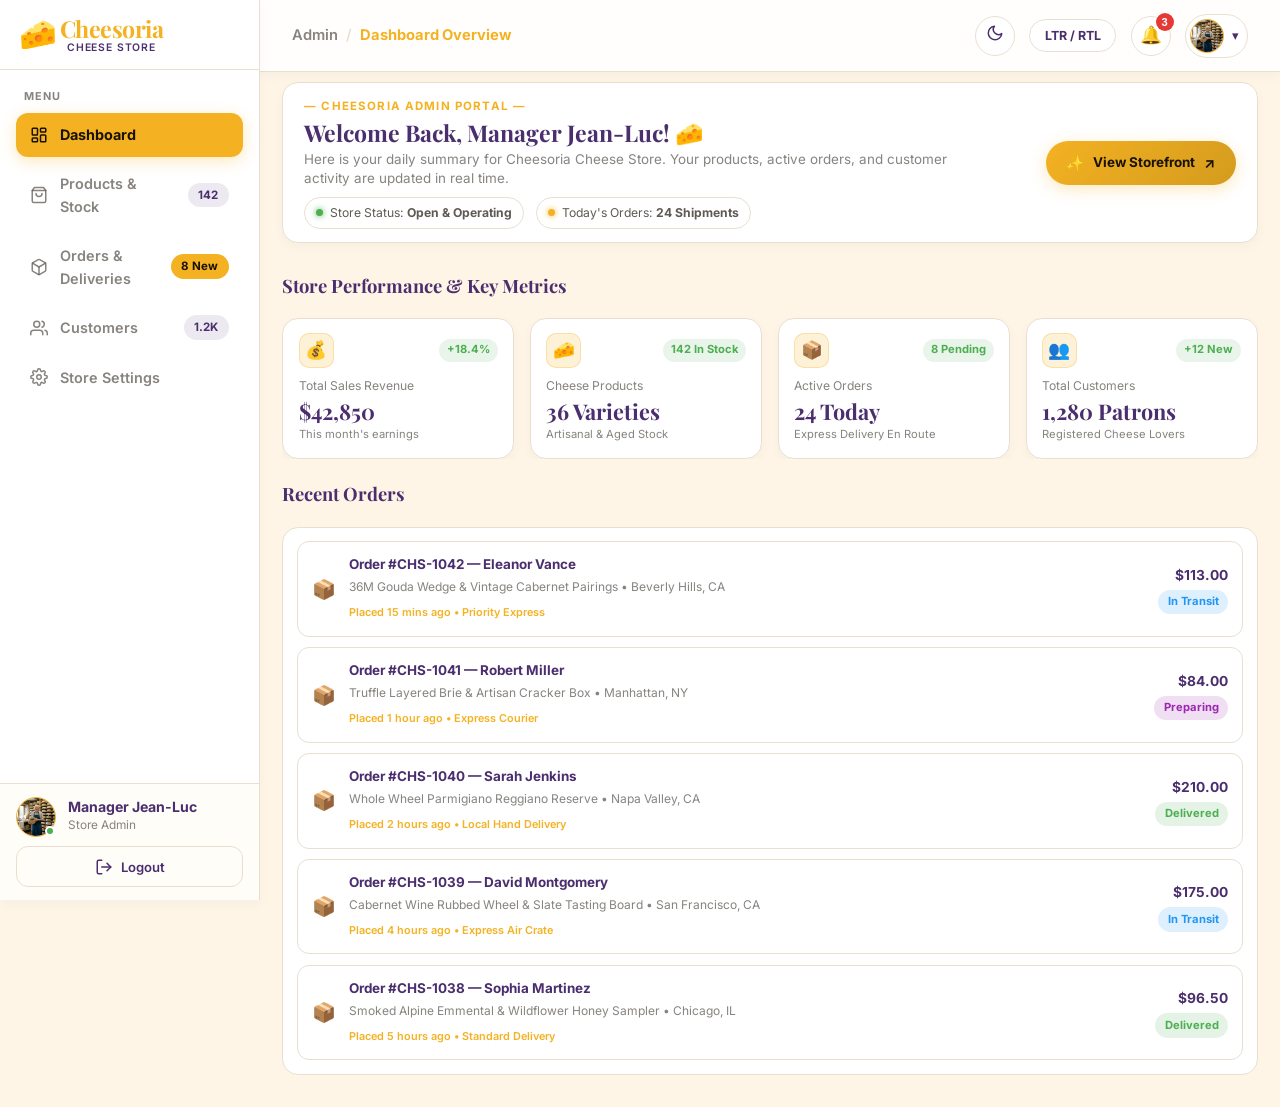
<file: dashboard.html>
<!DOCTYPE html>
<html lang="en" data-theme="dark" dir="ltr">
<head>
  <meta charset="UTF-8">
  <meta name="viewport" content="width=device-width, initial-scale=1.0">
  <title>Cheesoria — Store Dashboard</title>
  <meta name="description" content="Cheesoria Cheese Store Dashboard. Manage products, orders, customers, and store settings.">
  
  <link rel="icon" type="image/svg+xml" href="favicon.svg">
  
  <link rel="preconnect" href="https://fonts.googleapis.com">
  <link rel="preconnect" href="https://fonts.gstatic.com" crossorigin>
  <link href="https://fonts.googleapis.com/css2?family=Alex+Brush&family=Inter:wght@300;400;500;600;700&family=Playfair+Display:ital,wght@0,400;0,600;0,700;1,400&display=swap" rel="stylesheet">
  
  <link rel="stylesheet" href="css/global.css">
  <link rel="stylesheet" href="css/dashboard.css">
</head>
<body class="dashboard-body-tag">

  <div class="dashboard-layout">

    <aside class="dashboard-sidebar" id="dashboard-sidebar">
      
      <div class="sidebar-brand-wrap">
        <a href="index.html" class="sidebar-brand-link" title="Return to Cheesoria Home">
          <span class="brand-emoji">🧀</span>
          <div class="brand-text-block">
            <span class="brand-title">Cheesoria</span>
            <span class="brand-sub">Cheese Store</span>
          </div>
        </a>
        <button id="sidebar-close-btn" class="sidebar-close-btn" aria-label="Close Sidebar">&times;</button>
      </div>

      <nav class="sidebar-nav">
        
        <div class="nav-group-label">Menu</div>
        
        <a href="#overview" class="nav-item active" data-section="overview">
          <span class="nav-icon">
            <svg viewBox="0 0 24 24" width="18" height="18" fill="none" stroke="currentColor" stroke-width="2" stroke-linecap="round" stroke-linejoin="round">
              <rect x="3" y="3" width="7" height="9" rx="1"/>
              <rect x="14" y="3" width="7" height="5" rx="1"/>
              <rect x="14" y="12" width="7" height="9" rx="1"/>
              <rect x="3" y="16" width="7" height="5" rx="1"/>
            </svg>
          </span>
          <span class="nav-text">Dashboard</span>
        </a>

        <a href="#inventory" class="nav-item" data-section="inventory">
          <span class="nav-icon">
            <svg viewBox="0 0 24 24" width="18" height="18" fill="none" stroke="currentColor" stroke-width="2" stroke-linecap="round" stroke-linejoin="round">
              <path d="M6 2L3 6v14a2 2 0 0 0 2 2h14a2 2 0 0 0 2-2V6l-3-4z"/>
              <line x1="3" y1="6" x2="21" y2="6"/>
              <path d="M16 10a4 4 0 0 1-8 0"/>
            </svg>
          </span>
          <span class="nav-text">Products &amp; Stock</span>
          <span class="nav-badge">142</span>
        </a>

        <a href="#orders" class="nav-item" data-section="orders">
          <span class="nav-icon">
            <svg viewBox="0 0 24 24" width="18" height="18" fill="none" stroke="currentColor" stroke-width="2" stroke-linecap="round" stroke-linejoin="round">
              <path d="M21 16V8a2 2 0 0 0-1-1.73l-7-4a2 2 0 0 0-2 0l-7 4A2 2 0 0 0 3 8v8a2 2 0 0 0 1 1.73l7 4a2 2 0 0 0 2 0l7-4A2 2 0 0 0 21 16z"/>
              <polyline points="3.27 6.96 12 12.01 20.73 6.96"/>
              <line x1="12" y1="22.08" x2="12" y2="12"/>
            </svg>
          </span>
          <span class="nav-text">Orders &amp; Deliveries</span>
          <span class="nav-badge gold">8 New</span>
        </a>

        <a href="#customers" class="nav-item" data-section="customers">
          <span class="nav-icon">
            <svg viewBox="0 0 24 24" width="18" height="18" fill="none" stroke="currentColor" stroke-width="2" stroke-linecap="round" stroke-linejoin="round">
              <path d="M17 21v-2a4 4 0 0 0-4-4H5a4 4 0 0 0-4 4v2"/>
              <circle cx="9" cy="7" r="4"/>
              <path d="M23 21v-2a4 4 0 0 0-3-3.87"/>
              <path d="M16 3.13a4 4 0 0 1 0 7.75"/>
            </svg>
          </span>
          <span class="nav-text">Customers</span>
          <span class="nav-badge">1.2K</span>
        </a>

        <a href="#settings" class="nav-item" data-section="settings">
          <span class="nav-icon">
            <svg viewBox="0 0 24 24" width="18" height="18" fill="none" stroke="currentColor" stroke-width="2" stroke-linecap="round" stroke-linejoin="round">
              <circle cx="12" cy="12" r="3"/>
              <path d="M19.4 15a1.65 1.65 0 0 0 .33 1.82l.06.06a2 2 0 0 1 0 2.83 2 2 0 0 1-2.83 0l-.06-.06a1.65 1.65 0 0 0-1.82-.33 1.65 1.65 0 0 0-1 1.51V21a2 2 0 0 1-2 2 2 2 0 0 1-2-2v-.09A1.65 1.65 0 0 0 9 19.4a1.65 1.65 0 0 0-1.82.33l-.06.06a2 2 0 0 1-2.83 0 2 2 0 0 1 0-2.83l.06-.06a1.65 1.65 0 0 0 .33-1.82 1.65 1.65 0 0 0-1.51-1H3a2 2 0 0 1-2-2 2 2 0 0 1 2-2h.09A1.65 1.65 0 0 0 4.6 9a1.65 1.65 0 0 0-.33-1.82l-.06-.06a2 2 0 0 1 0-2.83 2 2 0 0 1 2.83 0l.06.06a1.65 1.65 0 0 0 1.82.33H9a1.65 1.65 0 0 0 1-1.51V3a2 2 0 0 1 2-2 2 2 0 0 1 2 2v.09a1.65 1.65 0 0 0 1 1.51 1.65 1.65 0 0 0 1.82-.33l.06-.06a2 2 0 0 1 2.83 0 2 2 0 0 1 0 2.83l-.06.06a1.65 1.65 0 0 0-.33 1.82V9a1.65 1.65 0 0 0 1.51 1H21a2 2 0 0 1 2 2 2 2 0 0 1-2 2h-.09a1.65 1.65 0 0 0-1.51 1z"/>
            </svg>
          </span>
          <span class="nav-text">Store Settings</span>
        </a>

      </nav>

      <div class="sidebar-footer">
        <div class="sidebar-user-preview">
          <div class="user-avatar-wrap">
            <img src="assets/cheesemaker.png" alt="Admin Avatar">
            <span class="online-indicator"></span>
          </div>
          <div class="user-meta">
            <strong class="user-name">Manager Jean-Luc</strong>
            <span class="user-role">Store Admin</span>
          </div>
        </div>
        
        <button id="sidebar-logout-btn" class="logout-btn">
          <span class="logout-icon">
            <svg viewBox="0 0 24 24" width="18" height="18" fill="none" stroke="currentColor" stroke-width="2" stroke-linecap="round" stroke-linejoin="round">
              <path d="M9 21H5a2 2 0 0 1-2-2V5a2 2 0 0 1 2-2h4"/>
              <polyline points="16 17 21 12 16 7"/>
              <line x1="21" y1="12" x2="9" y2="12"/>
            </svg>
          </span>
          <span>Logout</span>
        </button>
      </div>

    </aside>

    <div id="sidebar-backdrop" class="sidebar-backdrop"></div>

    <div class="dashboard-main">

      <header class="dashboard-topbar">
        
        <div class="topbar-left">
          <button id="hamburger-menu-btn" class="hamburger-btn" aria-label="Toggle Sidebar Menu">
            <span></span>
            <span></span>
            <span></span>
          </button>
          
          <div class="topbar-breadcrumb">
            <span class="bc-root">Admin</span>
            <span class="bc-sep">/</span>
            <span class="bc-current" id="current-section-title">Dashboard Overview</span>
          </div>
        </div>

        <div class="topbar-right">
          
          <button id="dash-theme-toggle" class="topbar-icon-btn" title="Toggle Light / Dark Theme">
            <span class="theme-icon-sun">
              <svg viewBox="0 0 24 24" width="18" height="18" fill="none" stroke="currentColor" stroke-width="2" stroke-linecap="round" stroke-linejoin="round">
                <circle cx="12" cy="12" r="5"></circle>
                <line x1="12" y1="1" x2="12" y2="3"></line>
                <line x1="12" y1="21" x2="12" y2="23"></line>
                <line x1="4.22" y1="4.22" x2="5.64" y2="5.64"></line>
                <line x1="18.36" y1="18.36" x2="19.78" y2="19.78"></line>
                <line x1="1" y1="12" x2="3" y2="12"></line>
                <line x1="21" y1="12" x2="23" y2="12"></line>
                <line x1="4.22" y1="19.78" x2="5.64" y2="18.36"></line>
                <line x1="18.36" y1="5.64" x2="19.78" y2="4.22"></line>
              </svg>
            </span>
            <span class="theme-icon-moon">
              <svg viewBox="0 0 24 24" width="18" height="18" fill="none" stroke="currentColor" stroke-width="2" stroke-linecap="round" stroke-linejoin="round">
                <path d="M21 12.79A9 9 0 1 1 11.21 3 7 7 0 0 0 21 12.79z"></path>
              </svg>
            </span>
          </button>

          <button id="dash-rtl-toggle" class="topbar-pill-btn" title="Toggle Layout Direction (LTR/RTL)">
            <span class="rtl-text">LTR / RTL</span>
          </button>

          <div class="topbar-dropdown-wrap">
            <button id="notif-bell-btn" class="topbar-icon-btn notif-btn" title="Notifications">
              <span class="bell-icon">🔔</span>
              <span class="notif-badge">3</span>
            </button>
            
            <div id="notif-dropdown" class="topbar-dropdown-card glass-card hidden">
              <div class="dropdown-header">
                <strong>Notifications</strong>
                <span class="mark-read-link" id="mark-all-read">Clear all</span>
              </div>
              <div class="dropdown-body">
                <div class="notif-item unread">
                  <span class="notif-icon">📦</span>
                  <div>
                    <strong class="notif-title">New Order Received</strong>
                    <p>Order #CHS-1042 for Aged Gouda Platter.</p>
                    <span class="notif-time">10 mins ago</span>
                  </div>
                </div>
                <div class="notif-item unread">
                  <span class="notif-icon">🧀</span>
                  <div>
                    <strong class="notif-title">Low Stock Warning</strong>
                    <p>Truffle Layered Brie is down to 5 wheels.</p>
                    <span class="notif-time">30 mins ago</span>
                  </div>
                </div>
                <div class="notif-item unread">
                  <span class="notif-icon">⭐</span>
                  <div>
                    <strong class="notif-title">5-Star Customer Review</strong>
                    <p>Sarah left a review on Artisanal Cheese Box.</p>
                    <span class="notif-time">2 hours ago</span>
                  </div>
                </div>
              </div>
            </div>
          </div>

          <div class="topbar-dropdown-wrap profile-dropdown-wrap">
            <button id="profile-menu-btn" class="topbar-profile-btn" title="Profile Options">
              <img src="assets/cheesemaker.png" alt="Admin Avatar" class="profile-avatar">
              <span class="profile-chevron">▾</span>
            </button>

            <div id="profile-dropdown" class="topbar-dropdown-card profile-card glass-card hidden">
              <div class="profile-dropdown-header">
                <strong>Jean-Luc Vance</strong>
                <p>info@cheesoriacheese.com</p>
                <span class="role-pill">Store Manager</span>
              </div>
              <div class="profile-dropdown-menu">
                <a href="#settings" class="profile-menu-item nav-trigger" data-target="settings">
                  <span>⚙️ Account Settings</span>
                </a>
                <a href="home1.html" class="profile-menu-item">
                  <span>🏠 Return to Storefront</span>
                </a>
                <div class="dropdown-divider"></div>
                <button id="header-logout-btn" class="profile-menu-item logout-item">
                  <span>🚪 Logout</span>
                </button>
              </div>
            </div>
          </div>

        </div>
      </header>

      <main class="dashboard-body">
        
        <div id="section-overview" class="dash-view-section active">
          
          <section class="dash-welcome-card glass-card">
            <div class="welcome-text-wrap">
              <span class="welcome-badge">— Cheesoria Admin Portal —</span>
              <h1 class="welcome-title">Welcome Back, Manager Jean-Luc! 🧀</h1>
              <p class="welcome-subtitle">
                Here is your daily summary for Cheesoria Cheese Store. Your products, active orders, and customer activity are updated in real time.
              </p>
              <div class="welcome-live-pills">
                <div class="live-pill">
                  <span class="pill-dot green"></span>
                  <span>Store Status: <strong>Open &amp; Operating</strong></span>
                </div>
                <div class="live-pill">
                  <span class="pill-dot gold"></span>
                  <span>Today's Orders: <strong>24 Shipments</strong></span>
                </div>
              </div>
            </div>
            
            <div class="welcome-action-wrap">
              <a href="home1.html" class="view-storefront-btn">
                <span class="btn-icon">✨</span>
                <span>View Storefront</span>
                <span class="btn-arrow">↗</span>
              </a>
            </div>
          </section>

          <section class="dash-panel-section">
            <div class="panel-header">
              <div>
                <h2 class="panel-title">Store Performance &amp; Key Metrics</h2>
              </div>
              <br>
              <br>
            </div>
            <div class="dash-metrics-grid">
              <div class="metric-card glass-card">
                <div class="metric-header">
                  <span class="metric-icon gold">💰</span>
                  <span class="metric-trend positive">+18.4%</span>
                </div>
                <div class="metric-body">
                  <span class="metric-label">Total Sales Revenue</span>
                  <h3 class="metric-value">$42,850</h3>
                  <p class="metric-sub">This month's earnings</p>
                </div>
              </div>

              <div class="metric-card glass-card">
                <div class="metric-header">
                  <span class="metric-icon gold">🧀</span>
                  <span class="metric-trend positive">142 In Stock</span>
                </div>
                <div class="metric-body">
                  <span class="metric-label">Cheese Products</span>
                  <h3 class="metric-value">36 Varieties</h3>
                  <p class="metric-sub">Artisanal &amp; Aged Stock</p>
                </div>
              </div>

              <div class="metric-card glass-card">
                <div class="metric-header">
                  <span class="metric-icon gold">📦</span>
                  <span class="metric-trend positive">8 Pending</span>
                </div>
                <div class="metric-body">
                  <span class="metric-label">Active Orders</span>
                  <h3 class="metric-value">24 Today</h3>
                  <p class="metric-sub">Express Delivery En Route</p>
                </div>
              </div>

              <div class="metric-card glass-card">
                <div class="metric-header">
                  <span class="metric-icon gold">👥</span>
                  <span class="metric-trend positive">+12 New</span>
                </div>
                <div class="metric-body">
                  <span class="metric-label">Total Customers</span>
                  <h3 class="metric-value">1,280 Patrons</h3>
                  <p class="metric-sub">Registered Cheese Lovers</p>
                </div>
              </div>
            </div>
          </section>

          <section class="dash-panel-section recent-orders-section">
            <div class="panel-header">
              <div>
                <h2 class="panel-title">Recent Orders</h2>
              </div>
              <br>
              <br>
            </div>

            <div class="orders-list glass-card">
              <div class="order-item">
                <div class="order-icon-wrap">📦</div>
                <div class="order-info">
                  <strong>Order #CHS-1042 — Eleanor Vance</strong>
                  <p>36M Gouda Wedge &amp; Vintage Cabernet Pairings • Beverly Hills, CA</p>
                  <span class="order-date">Placed 15 mins ago • Priority Express</span>
                </div>
                <div class="order-status-wrap">
                  <span class="order-amount">$113.00</span>
                  <span class="status-pill in-transit">In Transit</span>
                </div>
              </div>

              <div class="order-item">
                <div class="order-icon-wrap">📦</div>
                <div class="order-info">
                  <strong>Order #CHS-1041 — Robert Miller</strong>
                  <p>Truffle Layered Brie &amp; Artisan Cracker Box • Manhattan, NY</p>
                  <span class="order-date">Placed 1 hour ago • Express Courier</span>
                </div>
                <div class="order-status-wrap">
                  <span class="order-amount">$84.00</span>
                  <span class="status-pill cured">Preparing</span>
                </div>
              </div>

              <div class="order-item">
                <div class="order-icon-wrap">📦</div>
                <div class="order-info">
                  <strong>Order #CHS-1040 — Sarah Jenkins</strong>
                  <p>Whole Wheel Parmigiano Reggiano Reserve • Napa Valley, CA</p>
                  <span class="order-date">Placed 2 hours ago • Local Hand Delivery</span>
                </div>
                <div class="order-status-wrap">
                  <span class="order-amount">$210.00</span>
                  <span class="status-pill delivered">Delivered</span>
                </div>
              </div>

              <div class="order-item">
                <div class="order-icon-wrap">📦</div>
                <div class="order-info">
                  <strong>Order #CHS-1039 — David Montgomery</strong>
                  <p>Cabernet Wine Rubbed Wheel &amp; Slate Tasting Board • San Francisco, CA</p>
                  <span class="order-date">Placed 4 hours ago • Express Air Crate</span>
                </div>
                <div class="order-status-wrap">
                  <span class="order-amount">$175.00</span>
                  <span class="status-pill in-transit">In Transit</span>
                </div>
              </div>

              <div class="order-item">
                <div class="order-icon-wrap">📦</div>
                <div class="order-info">
                  <strong>Order #CHS-1038 — Sophia Martinez</strong>
                  <p>Smoked Alpine Emmental &amp; Wildflower Honey Sampler • Chicago, IL</p>
                  <span class="order-date">Placed 5 hours ago • Standard Delivery</span>
                </div>
                <div class="order-status-wrap">
                  <span class="order-amount">$96.50</span>
                  <span class="status-pill delivered">Delivered</span>
                </div>
              </div>
            </div>
          </section>

        </div>

        <div id="section-inventory" class="dash-view-section">
          <section class="dash-panel-section">
            <div class="panel-header">
              <div>
                <h2 class="panel-title">Products &amp; Stock Levels</h2>
                <p class="panel-subtitle">Manage inventory and artisanal cheese varieties.</p>
              </div>
              <button class="view-storefront-btn add-prod-btn">
                <span>+ Add New Cheese Product</span>
              </button>
            </div>

            <div class="table-card glass-card">
              <div class="table-responsive">
                <table class="dash-table">
                  <thead>
                    <tr>
                      <th>Product Name</th>
                      <th>Category</th>
                      <th>Price</th>
                      <th>In Stock</th>
                      <th>Status</th>
                      <th>Action</th>
                    </tr>
                  </thead>
                  <tbody>
                    <tr>
                      <td><strong>Alpine Reserve Aged Gouda (36M)</strong></td>
                      <td>Hard Aged Cheese</td>
                      <td><span class="temp-text">$48.00 / wedge</span></td>
                      <td>45 Units</td>
                      <td><span class="status-pill optimal">In Stock</span></td>
                      <td><button class="table-action-btn">Edit</button></td>
                    </tr>
                    <tr>
                      <td><strong>Truffle Layered Black Rind Brie</strong></td>
                      <td>Soft Creamy Cheese</td>
                      <td><span class="temp-text">$36.00 / wheel</span></td>
                      <td>8 Units</td>
                      <td><span class="status-pill ready">Low Stock</span></td>
                      <td><button class="table-action-btn">Edit</button></td>
                    </tr>
                    <tr>
                      <td><strong>Copper Cauldron Parmigiano Reggiano</strong></td>
                      <td>Italian Reserve</td>
                      <td><span class="temp-text">$52.00 / kg</span></td>
                      <td>60 Units</td>
                      <td><span class="status-pill optimal">In Stock</span></td>
                      <td><button class="table-action-btn">Edit</button></td>
                    </tr>
                    <tr>
                      <td><strong>Cabernet Wine Rubbed Vintage Wheel</strong></td>
                      <td>Specialty Blend</td>
                      <td><span class="temp-text">$65.00 / wheel</span></td>
                      <td>22 Units</td>
                      <td><span class="status-pill VIP">Special Edition</span></td>
                      <td><button class="table-action-btn">Edit</button></td>
                    </tr>
                    <tr>
                      <td><strong>Smoked Alpine Emmental Reserve</strong></td>
                      <td>Swiss Alpine</td>
                      <td><span class="temp-text">$42.00 / wedge</span></td>
                      <td>18 Units</td>
                      <td><span class="status-pill optimal">In Stock</span></td>
                      <td><button class="table-action-btn">Edit</button></td>
                    </tr>
                  </tbody>
                </table>
              </div>
            </div>
          </section>
        </div>

        <div id="section-orders" class="dash-view-section">
          <section class="dash-panel-section">
            <div class="panel-header">
              <div>
                <h2 class="panel-title">Orders &amp; Deliveries</h2>
                <p class="panel-subtitle">Track active purchases and fulfillment.</p>
              </div>
            </div>

            <div class="orders-list glass-card">
              <div class="order-item">
                <div class="order-icon-wrap">📦</div>
                <div class="order-info">
                  <strong>Order #CHS-1042 — Eleanor Vance</strong>
                  <p>36M Gouda Wedge &amp; Vintage Cabernet Pairings • Beverly Hills, CA</p>
                  <span class="order-date">Placed 15 mins ago • Priority Express Shipping</span>
                </div>
                <div class="order-status-wrap">
                  <span class="order-amount">$113.00</span>
                  <span class="status-pill in-transit">In Transit</span>
                </div>
              </div>

              <div class="order-item">
                <div class="order-icon-wrap">📦</div>
                <div class="order-info">
                  <strong>Order #CHS-1041 — Robert Miller</strong>
                  <p>Truffle Layered Brie &amp; Artisan Cracker Box • Manhattan, NY</p>
                  <span class="order-date">Placed 1 hour ago • Express Courier</span>
                </div>
                <div class="order-status-wrap">
                  <span class="order-amount">$84.00</span>
                  <span class="status-pill cured">Preparing</span>
                </div>
              </div>

              <div class="order-item">
                <div class="order-icon-wrap">📦</div>
                <div class="order-info">
                  <strong>Order #CHS-1040 — Sarah Jenkins</strong>
                  <p>Whole Wheel Parmigiano Reserve • Napa Valley, CA</p>
                  <span class="order-date">Delivered Today • Local Hand Delivery</span>
                </div>
                <div class="order-status-wrap">
                  <span class="order-amount">$210.00</span>
                  <span class="status-pill delivered">Delivered</span>
                </div>
              </div>

              <div class="order-item">
                <div class="order-icon-wrap">📦</div>
                <div class="order-info">
                  <strong>Order #CHS-1039 — David Montgomery</strong>
                  <p>Cabernet Wine Rubbed Wheel &amp; Slate Board • San Francisco, CA</p>
                  <span class="order-date">Delivered Yesterday • Express Air Crate</span>
                </div>
                <div class="order-status-wrap">
                  <span class="order-amount">$175.00</span>
                  <span class="status-pill delivered">Delivered</span>
                </div>
              </div>
            </div>
          </section>
        </div>

        <div id="section-customers" class="dash-view-section">
          <section class="dash-panel-section">
            <div class="panel-header">
              <div>
                <h2 class="panel-title">Customers Directory</h2>
                <p class="panel-subtitle">Registered patrons and VIP Cellar Society members.</p>
              </div>
            </div>

            <div class="table-card glass-card">
              <div class="table-responsive">
                <table class="dash-table">
                  <thead>
                    <tr>
                      <th>Customer Name</th>
                      <th>Email Address</th>
                      <th>Total Spent</th>
                      <th>Total Orders</th>
                      <th>Membership Tier</th>
                      <th>Contact</th>
                    </tr>
                  </thead>
                  <tbody>
                    <tr>
                      <td>
                        <div class="table-vault-name">
                          <span class="vault-icon">👑</span>
                          <div>
                            <strong>Eleanor Vance</strong>
                            <span>Beverly Hills, CA</span>
                          </div>
                        </div>
                      </td>
                      <td>eleanor@vance-estates.com</td>
                      <td><span class="temp-text">$3,420.00</span></td>
                      <td>14 Orders</td>
                      <td><span class="status-pill VIP">VIP Cellar Society</span></td>
                      <td><a href="mailto:eleanor@vance-estates.com" class="table-link-btn">Email Patron</a></td>
                    </tr>
                    <tr>
                      <td>
                        <div class="table-vault-name">
                          <span class="vault-icon">👤</span>
                          <div>
                            <strong>Robert Miller</strong>
                            <span>Manhattan, NY</span>
                          </div>
                        </div>
                      </td>
                      <td>rmiller@gourmetmail.com</td>
                      <td><span class="temp-text">$1,280.00</span></td>
                      <td>6 Orders</td>
                      <td><span class="status-pill optimal">Gold Member</span></td>
                      <td><a href="mailto:rmiller@gourmetmail.com" class="table-link-btn">Email Patron</a></td>
                    </tr>
                    <tr>
                      <td>
                        <div class="table-vault-name">
                          <span class="vault-icon">👑</span>
                          <div>
                            <strong>Sarah Jenkins</strong>
                            <span>Napa Valley, CA</span>
                          </div>
                        </div>
                      </td>
                      <td>sarah@napacellar.org</td>
                      <td><span class="temp-text">$5,890.00</span></td>
                      <td>22 Orders</td>
                      <td><span class="status-pill VIP">VIP Cellar Society</span></td>
                      <td><a href="mailto:sarah@napacellar.org" class="table-link-btn">Email Patron</a></td>
                    </tr>
                    <tr>
                      <td>
                        <div class="table-vault-name">
                          <span class="vault-icon">👤</span>
                          <div>
                            <strong>David Montgomery</strong>
                            <span>San Francisco, CA</span>
                          </div>
                        </div>
                      </td>
                      <td>david.m@techcap.io</td>
                      <td><span class="temp-text">$950.00</span></td>
                      <td>4 Orders</td>
                      <td><span class="status-pill ready">Silver Member</span></td>
                      <td><a href="mailto:david.m@techcap.io" class="table-link-btn">Email Patron</a></td>
                    </tr>
                  </tbody>
                </table>
              </div>
            </div>
          </section>
        </div>

        <div id="section-settings" class="dash-view-section">
          <section class="dash-panel-section">
            <div class="panel-header">
              <div>
                <h2 class="panel-title">Store Settings &amp; Preferences</h2>
                <p class="panel-subtitle">Configure your Cheesoria store profile and notifications.</p>
              </div>
            </div>

            <div class="settings-card glass-card">
              <form id="settings-form" class="settings-form">
                
                <div class="form-group-row">
                  <div class="form-field">
                    <label class="form-label">Store Name</label>
                    <input type="text" class="dash-input" value="Cheesoria Cheese Store" readonly>
                  </div>
                  <div class="form-field">
                    <label class="form-label">Support Email</label>
                    <input type="email" class="dash-input" value="info@cheesoriacheese.com">
                  </div>
                </div>

                <div class="form-group-row">
                  <div class="form-field">
                    <label class="form-label">Primary Currency</label>
                    <select class="dash-select">
                      <option value="USD">USD ($) — United States Dollar</option>
                      <option value="EUR">EUR (€) — Euro</option>
                      <option value="GBP">GBP (£) — British Pound</option>
                    </select>
                  </div>
                  <div class="form-field">
                    <label class="form-label">Default Shipping Mode</label>
                    <select class="dash-select">
                      <option value="express">Insulated Cold-Chain Air Express</option>
                      <option value="standard">Standard Temperature Controlled</option>
                    </select>
                  </div>
                </div>

                <div class="form-field">
                  <label class="form-label">Notification Email Alerts</label>
                  <div class="checkbox-group">
                    <label class="checkbox-label">
                      <input type="checkbox" checked>
                      <span>Receive email alerts for new orders</span>
                    </label>
                    <label class="checkbox-label">
                      <input type="checkbox" checked>
                      <span>Receive low stock warnings (< 10 units)</span>
                    </label>
                  </div>
                </div>

                <div class="settings-action-wrap">
                  <button type="submit" class="view-storefront-btn">
                    <span>Save Settings</span>
                  </button>
                </div>

              </form>
            </div>
          </section>
        </div>

      </main>

    </div>

  </div>

  <div id="logout-toast" class="dash-toast glass-card hidden" role="alert">
    <span class="toast-icon">🚪</span>
    <div>
      <strong>Logging Out...</strong>
      <p>Redirecting to Cheesoria storefront.</p>
    </div>
  </div>

  <script src="js/dashboard.js"></script>
</body>
</html>
</file>
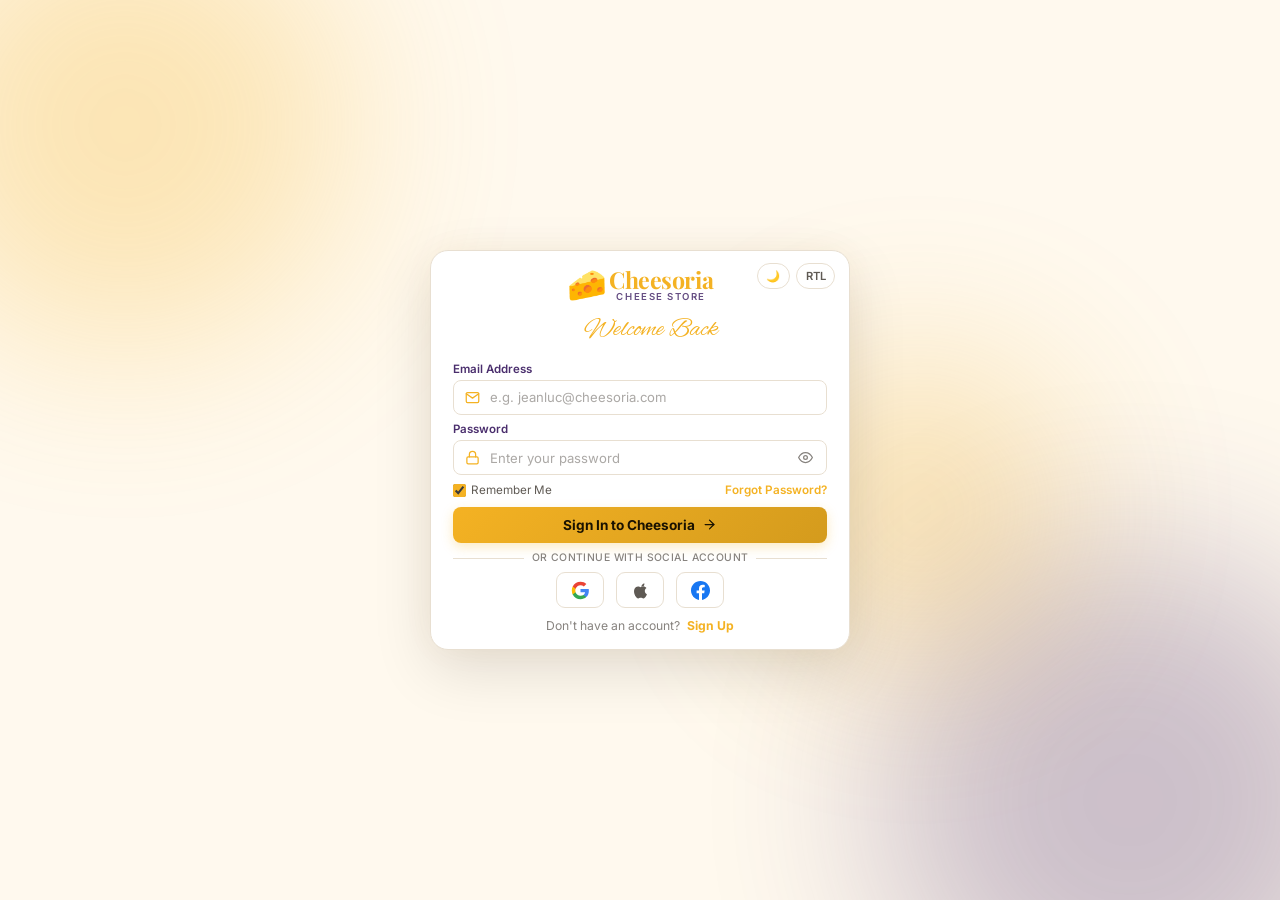
<file: login.html>
<!DOCTYPE html>
<html lang="en" data-theme="dark" dir="ltr">
<head>
  <meta charset="UTF-8">
  <meta name="viewport" content="width=device-width, initial-scale=1.0">
  <title>Sign In — Cheesoria Artisanal Cheese Store</title>
  <meta name="description" content="Sign in to your Cheesoria account to access your artisanal cheese orders, store settings, and member privileges.">

  <link rel="icon" type="image/svg+xml" href="favicon.svg">

  <link rel="preconnect" href="https://fonts.googleapis.com">
  <link rel="preconnect" href="https://fonts.gstatic.com" crossorigin>
  <link href="https://fonts.googleapis.com/css2?family=Alex+Brush&family=Inter:wght@300;400;500;600;700&family=Playfair+Display:ital,wght@0,400;0,600;0,700;1,400&display=swap" rel="stylesheet">

  <link rel="stylesheet" href="css/global.css">
  <link rel="stylesheet" href="css/auth.css">
</head>
<body class="auth-body">

  <div class="auth-ambient-glow">
    <div class="glow-orb glow-orb-1"></div>
    <div class="glow-orb glow-orb-2"></div>
    <div class="glow-orb glow-orb-3"></div>
  </div>

  <div class="auth-container">
    <main class="auth-card glass-card">

      <div class="auth-top-controls">
        <button id="auth-theme-toggle" class="auth-control-btn" title="Toggle Light / Dark Theme" type="button">
          <span class="theme-icon-sun">☀️</span>
          <span class="theme-icon-moon">🌙</span>
        </button>
        <button id="auth-rtl-toggle" class="auth-control-btn" title="Toggle Layout Direction (LTR / RTL)" type="button">
          <span class="rtl-text">RTL</span>
        </button>
      </div>

      <div class="auth-header">
        <a href="index.html" class="auth-logo-link" title="Cheesoria Home">
          <span class="logo-emoji">🧀</span>
          <div class="logo-text-group">
            <span class="logo-name">Cheesoria</span>
            <span class="logo-subtitle">Cheese Store</span>
          </div>
        </a>
        <h1 class="auth-title">Welcome Back</h1>
      </div>

      <div id="auth-alert-box" class="auth-alert hidden" role="alert"></div>

      <form id="login-form" class="auth-form" action="#" method="POST" novalidate>

        <div class="form-field">
          <label for="email" class="form-label">
            <span>Email Address</span>
          </label>
          <div class="input-rel-wrap">
            <span class="input-field-icon">
              <svg width="15" height="15" viewBox="0 0 24 24" fill="none" stroke="currentColor" stroke-width="2" stroke-linecap="round" stroke-linejoin="round"><path d="M4 4h16c1.1 0 2 .9 2 2v12c0 1.1-.9 2-2 2H4c-1.1 0-2-.9-2-2V6c0-1.1.9-2 2-2z"/><polyline points="22,6 12,13 2,6"/></svg>
            </span>
            <input 
              type="email" 
              id="email" 
              name="email" 
              class="auth-input" 
              placeholder="e.g. jeanluc@cheesoria.com" 
              required
              autocomplete="email"
            >
          </div>
        </div>

        <div class="form-field">
          <label for="password" class="form-label">
            <span>Password</span>
          </label>
          <div class="input-rel-wrap">
            <span class="input-field-icon">
              <svg width="15" height="15" viewBox="0 0 24 24" fill="none" stroke="currentColor" stroke-width="2" stroke-linecap="round" stroke-linejoin="round"><rect x="3" y="11" width="18" height="11" rx="2" ry="2"/><path d="M7 11V7a5 5 0 0 1 10 0v4"/></svg>
            </span>
            <input 
              type="password" 
              id="password" 
              name="password" 
              class="auth-input" 
              placeholder="Enter your password" 
              required
              autocomplete="current-password"
            >
            <button 
              type="button" 
              class="eye-toggle-btn" 
              data-target="password" 
              title="Toggle password visibility" 
              aria-label="Toggle password visibility"
            >
              <span class="eye-icon">
                <svg width="15" height="15" viewBox="0 0 24 24" fill="none" stroke="currentColor" stroke-width="2" stroke-linecap="round" stroke-linejoin="round"><path d="M1 12s4-8 11-8 11 8 11 8-4 8-11 8-11-8-11-8z"/><circle cx="12" cy="12" r="3"/></svg>
              </span>
            </button>
          </div>
        </div>

        <div class="form-options-row">
          <label class="checkbox-label">
            <input type="checkbox" class="custom-checkbox" name="remember" checked>
            <span>Remember Me</span>
          </label>
          <a href="#" class="forgot-pass-link" title="Recover forgotten password">Forgot Password?</a>
        </div>

        <button type="submit" class="auth-submit-btn">
          <span>Sign In to Cheesoria</span>
          <svg class="btn-arrow-icon" width="15" height="15" viewBox="0 0 24 24" fill="none" stroke="currentColor" stroke-width="2" stroke-linecap="round" stroke-linejoin="round"><line x1="5" y1="12" x2="19" y2="12"/><polyline points="12 5 19 12 12 19"/></svg>
        </button>
      </form>

      <div class="social-divider">
        <span>or continue with social account</span>
      </div>

      <div class="social-buttons-grid">
        <button class="social-btn" type="button" title="Sign in with Google" aria-label="Sign in with Google">
          <svg class="social-icon-svg" viewBox="0 0 24 24" width="20" height="20">
            <path fill="#4285F4" d="M22.56 12.25c0-.78-.07-1.53-.2-2.25H12v4.26h5.92c-.26 1.37-1.04 2.53-2.21 3.31v2.77h3.57c2.08-1.92 3.28-4.74 3.28-8.09z"/>
            <path fill="#34A853" d="M12 23c2.97 0 5.46-.98 7.28-2.66l-3.57-2.77c-.98.66-2.23 1.06-3.71 1.06-2.86 0-5.29-1.93-6.16-4.53H2.18v2.84C3.99 20.53 7.7 23 12 23z"/>
            <path fill="#FBBC05" d="M5.84 14.09c-.22-.66-.35-1.36-.35-2.09s.13-1.43.35-2.09V7.06H2.18C1.43 8.55 1 10.22 1 12s.43 3.45 1.18 4.94l2.85-2.22.81-.63z"/>
            <path fill="#EA4335" d="M12 5.38c1.62 0 3.06.56 4.21 1.64l3.15-3.15C17.45 2.09 14.97 1 12 1 7.7 1 3.99 3.47 2.18 7.06l3.66 2.84c.87-2.6 3.3-4.52 6.16-4.52z"/>
          </svg>
        </button>

        <button class="social-btn" type="button" title="Sign in with Apple" aria-label="Sign in with Apple">
          <svg class="social-icon-svg" viewBox="0 0 24 24" width="20" height="20" fill="currentColor">
            <path d="M18.71 19.5c-.83 1.24-1.71 2.45-3.05 2.47-1.34.03-1.77-.79-3.29-.79-1.53 0-2 .77-3.27.82-1.31.05-2.3-1.32-3.14-2.53C4.25 17 2.94 12.45 4.7 9.39c.87-1.52 2.43-2.48 4.12-2.51 1.28-.02 2.5.87 3.29.87.78 0 2.26-1.07 3.81-.91.65.03 2.47.26 3.64 1.98-.09.06-2.17 1.28-2.15 3.81.03 3.02 2.65 4.03 2.68 4.04-.03.07-.42 1.44-1.38 2.83M15.97 6.35c.67-.82 1.13-1.96.99-3.1-.98.04-2.17.65-2.86 1.46-.61.71-1.15 1.87-.99 2.98 1.09.08 2.2-.52 2.86-1.34z"/>
          </svg>
        </button>

        <button class="social-btn" type="button" title="Sign in with Facebook" aria-label="Sign in with Facebook">
          <svg class="social-icon-svg" viewBox="0 0 24 24" width="20" height="20" fill="#1877F2">
            <path d="M24 12.073c0-6.627-5.373-12-12-12s-12 5.373-12 12c0 5.99 4.388 10.954 10.125 11.854v-8.385H7.078v-3.47h3.047V9.43c0-3.007 1.792-4.669 4.533-4.669 1.312 0 2.686.235 2.686.235v2.953H15.83c-1.491 0-1.956.925-1.956 1.874v2.25h3.328l-.532 3.47h-2.796v8.385C19.612 23.027 24 18.062 24 12.073z"/>
          </svg>
        </button>
      </div>

      <div class="auth-footer">
        <span>Don't have an account?</span>
        <a href="signup.html" class="auth-switch-link" title="Create a new Cheesoria account">Sign Up</a>
      </div>

    </main>
  </div>

  <script src="js/auth.js"></script>
</body>
</html>
</file>
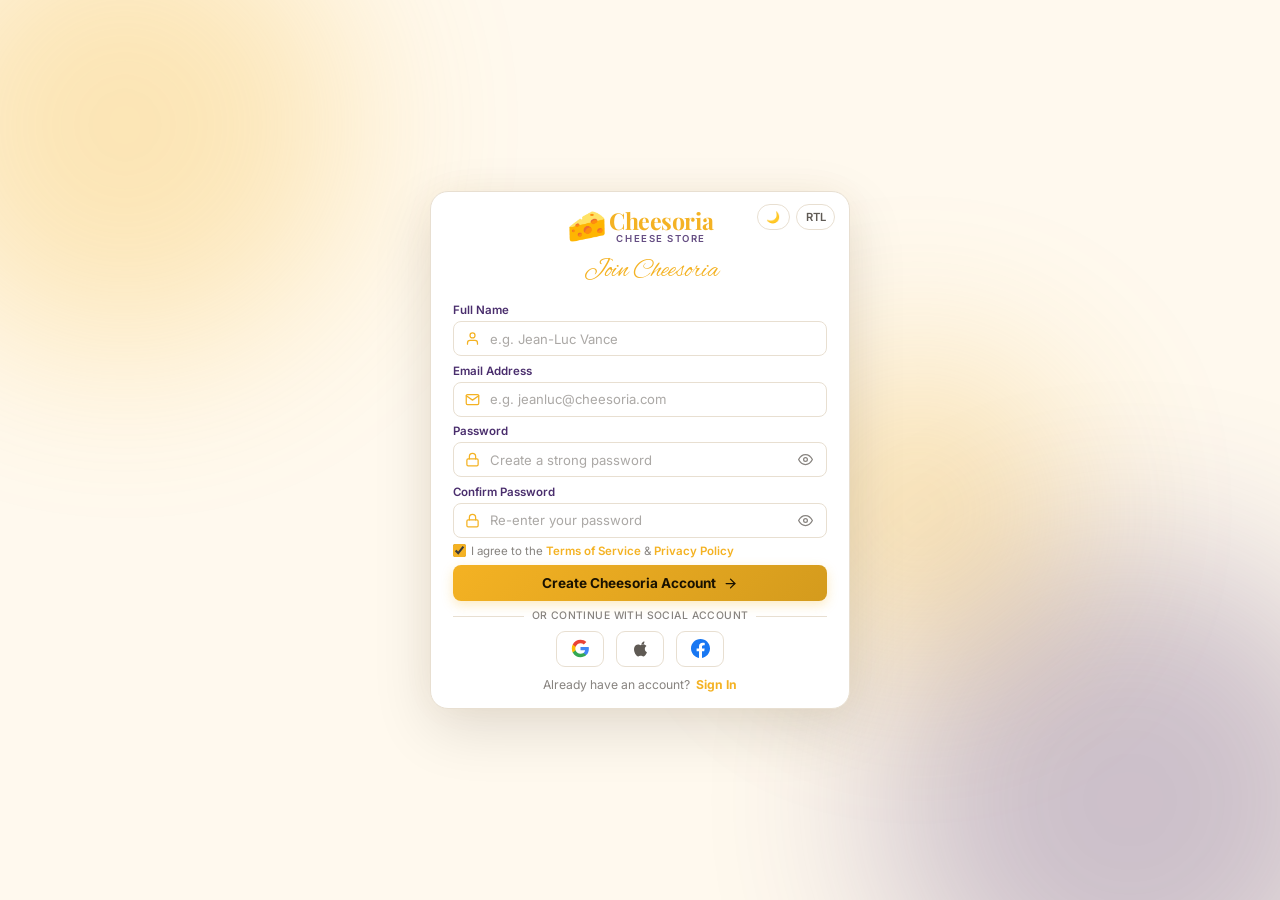
<file: signup.html>
<!DOCTYPE html>
<html lang="en" data-theme="dark" dir="ltr">
<head>
  <meta charset="UTF-8">
  <meta name="viewport" content="width=device-width, initial-scale=1.0">
  <title>Sign Up — Cheesoria Artisanal Cheese Store</title>
  <meta name="description" content="Create your Cheesoria account to order artisanal cheeses, track shipments, and gain exclusive Cellar Society privileges.">

  <link rel="icon" type="image/svg+xml" href="favicon.svg">

  <link rel="preconnect" href="https://fonts.googleapis.com">
  <link rel="preconnect" href="https://fonts.gstatic.com" crossorigin>
  <link href="https://fonts.googleapis.com/css2?family=Alex+Brush&family=Inter:wght@300;400;500;600;700&family=Playfair+Display:ital,wght@0,400;0,600;0,700;1,400&display=swap" rel="stylesheet">

  <link rel="stylesheet" href="css/global.css">
  <link rel="stylesheet" href="css/auth.css">
</head>
<body class="auth-body">

  <div class="auth-ambient-glow">
    <div class="glow-orb glow-orb-1"></div>
    <div class="glow-orb glow-orb-2"></div>
    <div class="glow-orb glow-orb-3"></div>
  </div>

  <div class="auth-container">
    <main class="auth-card glass-card">

      <div class="auth-top-controls">
        <button id="auth-theme-toggle" class="auth-control-btn" title="Toggle Light / Dark Theme" type="button">
          <span class="theme-icon-sun">☀️</span>
          <span class="theme-icon-moon">🌙</span>
        </button>
        <button id="auth-rtl-toggle" class="auth-control-btn" title="Toggle Layout Direction (LTR / RTL)" type="button">
          <span class="rtl-text">RTL</span>
        </button>
      </div>

      <div class="auth-header">
        <a href="index.html" class="auth-logo-link" title="Cheesoria Home">
          <span class="logo-emoji">🧀</span>
          <div class="logo-text-group">
            <span class="logo-name">Cheesoria</span>
            <span class="logo-subtitle">Cheese Store</span>
          </div>
        </a>
        <h1 class="auth-title">Join Cheesoria</h1>
      </div>

      <div id="auth-alert-box" class="auth-alert hidden" role="alert"></div>

      <form id="signup-form" class="auth-form" action="#" method="POST" novalidate>

        <div class="form-field">
          <label for="fullname" class="form-label">
            <span>Full Name</span>
          </label>
          <div class="input-rel-wrap">
            <span class="input-field-icon">
              <svg width="15" height="15" viewBox="0 0 24 24" fill="none" stroke="currentColor" stroke-width="2" stroke-linecap="round" stroke-linejoin="round"><path d="M20 21v-2a4 4 0 0 0-4-4H8a4 4 0 0 0-4 4v2"/><circle cx="12" cy="7" r="4"/></svg>
            </span>
            <input 
              type="text" 
              id="fullname" 
              name="fullname" 
              class="auth-input" 
              placeholder="e.g. Jean-Luc Vance" 
              required
              autocomplete="name"
            >
          </div>
        </div>

        <div class="form-field">
          <label for="email" class="form-label">
            <span>Email Address</span>
          </label>
          <div class="input-rel-wrap">
            <span class="input-field-icon">
              <svg width="15" height="15" viewBox="0 0 24 24" fill="none" stroke="currentColor" stroke-width="2" stroke-linecap="round" stroke-linejoin="round"><path d="M4 4h16c1.1 0 2 .9 2 2v12c0 1.1-.9 2-2 2H4c-1.1 0-2-.9-2-2V6c0-1.1.9-2 2-2z"/><polyline points="22,6 12,13 2,6"/></svg>
            </span>
            <input 
              type="email" 
              id="email" 
              name="email" 
              class="auth-input" 
              placeholder="e.g. jeanluc@cheesoria.com" 
              required
              autocomplete="email"
            >
          </div>
        </div>

        <div class="form-field">
          <label for="password" class="form-label">
            <span>Password</span>
          </label>
          <div class="input-rel-wrap">
            <span class="input-field-icon">
              <svg width="15" height="15" viewBox="0 0 24 24" fill="none" stroke="currentColor" stroke-width="2" stroke-linecap="round" stroke-linejoin="round"><rect x="3" y="11" width="18" height="11" rx="2" ry="2"/><path d="M7 11V7a5 5 0 0 1 10 0v4"/></svg>
            </span>
            <input 
              type="password" 
              id="password" 
              name="password" 
              class="auth-input" 
              placeholder="Create a strong password" 
              required
              autocomplete="new-password"
            >
            <button 
              type="button" 
              class="eye-toggle-btn" 
              data-target="password" 
              title="Toggle password visibility" 
              aria-label="Toggle password visibility"
            >
              <span class="eye-icon">
                <svg width="15" height="15" viewBox="0 0 24 24" fill="none" stroke="currentColor" stroke-width="2" stroke-linecap="round" stroke-linejoin="round"><path d="M1 12s4-8 11-8 11 8 11 8-4 8-11 8-11-8-11-8z"/><circle cx="12" cy="12" r="3"/></svg>
              </span>
            </button>
          </div>
        </div>

        <div class="form-field">
          <label for="confirm_password" class="form-label">
            <span>Confirm Password</span>
          </label>
          <div class="input-rel-wrap">
            <span class="input-field-icon">
              <svg width="15" height="15" viewBox="0 0 24 24" fill="none" stroke="currentColor" stroke-width="2" stroke-linecap="round" stroke-linejoin="round"><rect x="3" y="11" width="18" height="11" rx="2" ry="2"/><path d="M7 11V7a5 5 0 0 1 10 0v4"/></svg>
            </span>
            <input 
              type="password" 
              id="confirm_password" 
              name="confirm_password" 
              class="auth-input" 
              placeholder="Re-enter your password" 
              required
              autocomplete="new-password"
            >
            <button 
              type="button" 
              class="eye-toggle-btn" 
              data-target="confirm_password" 
              title="Toggle password visibility" 
              aria-label="Toggle password visibility"
            >
              <span class="eye-icon">
                <svg width="15" height="15" viewBox="0 0 24 24" fill="none" stroke="currentColor" stroke-width="2" stroke-linecap="round" stroke-linejoin="round"><path d="M1 12s4-8 11-8 11 8 11 8-4 8-11 8-11-8-11-8z"/><circle cx="12" cy="12" r="3"/></svg>
              </span>
            </button>
          </div>
        </div>

        <div class="form-options-row">
          <label class="checkbox-label">
            <input type="checkbox" id="terms_agree" class="custom-checkbox" name="terms" required checked>
            <span class="terms-label">I agree to the <a href="#" class="terms-link">Terms of Service</a> &amp; <a href="#" class="terms-link">Privacy Policy</a></span>
          </label>
        </div>

        <button type="submit" class="auth-submit-btn">
          <span>Create Cheesoria Account</span>
          <svg class="btn-arrow-icon" width="15" height="15" viewBox="0 0 24 24" fill="none" stroke="currentColor" stroke-width="2" stroke-linecap="round" stroke-linejoin="round"><line x1="5" y1="12" x2="19" y2="12"/><polyline points="12 5 19 12 12 19"/></svg>
        </button>
      </form>

      <div class="social-divider">
        <span>or continue with social account</span>
      </div>

      <div class="social-buttons-grid">
        <button class="social-btn" type="button" title="Sign up with Google" aria-label="Sign up with Google">
          <svg class="social-icon-svg" viewBox="0 0 24 24" width="20" height="20">
            <path fill="#4285F4" d="M22.56 12.25c0-.78-.07-1.53-.2-2.25H12v4.26h5.92c-.26 1.37-1.04 2.53-2.21 3.31v2.77h3.57c2.08-1.92 3.28-4.74 3.28-8.09z"/>
            <path fill="#34A853" d="M12 23c2.97 0 5.46-.98 7.28-2.66l-3.57-2.77c-.98.66-2.23 1.06-3.71 1.06-2.86 0-5.29-1.93-6.16-4.53H2.18v2.84C3.99 20.53 7.7 23 12 23z"/>
            <path fill="#FBBC05" d="M5.84 14.09c-.22-.66-.35-1.36-.35-2.09s.13-1.43.35-2.09V7.06H2.18C1.43 8.55 1 10.22 1 12s.43 3.45 1.18 4.94l2.85-2.22.81-.63z"/>
            <path fill="#EA4335" d="M12 5.38c1.62 0 3.06.56 4.21 1.64l3.15-3.15C17.45 2.09 14.97 1 12 1 7.7 1 3.99 3.47 2.18 7.06l3.66 2.84c.87-2.6 3.3-4.52 6.16-4.52z"/>
          </svg>
        </button>

        <button class="social-btn" type="button" title="Sign up with Apple" aria-label="Sign up with Apple">
          <svg class="social-icon-svg" viewBox="0 0 24 24" width="20" height="20" fill="currentColor">
            <path d="M18.71 19.5c-.83 1.24-1.71 2.45-3.05 2.47-1.34.03-1.77-.79-3.29-.79-1.53 0-2 .77-3.27.82-1.31.05-2.3-1.32-3.14-2.53C4.25 17 2.94 12.45 4.7 9.39c.87-1.52 2.43-2.48 4.12-2.51 1.28-.02 2.5.87 3.29.87.78 0 2.26-1.07 3.81-.91.65.03 2.47.26 3.64 1.98-.09.06-2.17 1.28-2.15 3.81.03 3.02 2.65 4.03 2.68 4.04-.03.07-.42 1.44-1.38 2.83M15.97 6.35c.67-.82 1.13-1.96.99-3.1-.98.04-2.17.65-2.86 1.46-.61.71-1.15 1.87-.99 2.98 1.09.08 2.2-.52 2.86-1.34z"/>
          </svg>
        </button>

        <button class="social-btn" type="button" title="Sign up with Facebook" aria-label="Sign up with Facebook">
          <svg class="social-icon-svg" viewBox="0 0 24 24" width="20" height="20" fill="#1877F2">
            <path d="M24 12.073c0-6.627-5.373-12-12-12s-12 5.373-12 12c0 5.99 4.388 10.954 10.125 11.854v-8.385H7.078v-3.47h3.047V9.43c0-3.007 1.792-4.669 4.533-4.669 1.312 0 2.686.235 2.686.235v2.953H15.83c-1.491 0-1.956.925-1.956 1.874v2.25h3.328l-.532 3.47h-2.796v8.385C19.612 23.027 24 18.062 24 12.073z"/>
          </svg>
        </button>
      </div>

      <div class="auth-footer">
        <span>Already have an account?</span>
        <a href="login.html" class="auth-switch-link" title="Sign in to your existing account">Sign In</a>
      </div>

    </main>
  </div>

  <script src="js/auth.js"></script>
</body>
</html>
</file>
<file: css/global.css>
@import url('https://fonts.googleapis.com/css2?family=Alex+Brush&family=Inter:wght@300;400;500;600;700&family=Playfair+Display:ital,wght@0,400;0,600;0,700;1,400&display=swap');

:root {
  color-scheme: light dark;
  --primary: #F4B223;
  --secondary: #4A2E6D;

  --primary-hover: light-dark(#E59E10, #FFC63A);
  --secondary-hover: light-dark(#5D3A86, #6A4398);

  --bg-light-theme: light-dark(#FFF9EE, #171411);
  --bg-primary-theme: light-dark(#FFF5E6, #1E1A17);
  
  --text-main: light-dark(#5F5A54, #D3CBC2);
  --heading-color: light-dark(var(--secondary), #FFF7E8);
  --text-muted: light-dark(rgba(95, 90, 84, 0.75), rgba(211, 203, 194, 0.75));
  --border-color: light-dark(#E8DFD1, #3B322A);
  
  --glass-bg: light-dark(#FFFFFF, #28211C);
  --glass-border: light-dark(#E8DFD1, #3B322A);
  --glass-blur: blur(12px);

  --shadow-sm: 0 4px 12px rgba(0, 0, 0, 0.03);
  --shadow-md: 0 12px 30px rgba(0, 0, 0, 0.06);
  --shadow-lg: 0 20px 50px rgba(0, 0, 0, 0.12);
  
  --transition-smooth: all 0.5s cubic-bezier(0.16, 1, 0.3, 1);
  --transition-fast: all 0.25s ease;
  
  --navbar-height: 80px;
  --container-max-width: 1200px;
}

* {
  box-sizing: border-box;
  margin: 0;
  padding: 0;
}

html {
  scroll-behavior: smooth;
  font-size: 16px;
  scrollbar-color: var(--primary) var(--bg-primary-theme);
  scrollbar-width: thin;
}

body {
  font-family: 'Inter', sans-serif;
  color: var(--text-main);
  background-color: var(--bg-light-theme);
  line-height: 1.6;
  overflow-x: hidden;
  text-rendering: optimizeLegibility;
  -webkit-font-smoothing: antialiased;
}

html[dir="rtl"] {
  direction: rtl;
}

h1, h2, h3, h4, h5, h6 {
  font-family: 'Playfair Display', serif;
  font-weight: 600;
  line-height: 1.25;
  color: var(--heading-color);
}

a {
  color: inherit;
  text-decoration: none;
  transition: var(--transition-fast);
}

img {
  max-width: 100%;
  height: auto;
  display: block;
}

.container {
  width: 90%;
  max-width: var(--container-max-width);
  margin-inline: auto;
  position: relative;
}

section {
  padding: 4rem 0;
  position: relative;
  overflow: hidden;
}

.section-primary-bg {
  background-color: var(--bg-primary-theme);
}

.section-light-bg {
  background-color: var(--bg-light-theme);
}

.btn {
  display: inline-flex;
  align-items: center;
  justify-content: center;
  gap: 0.5em;
  padding: 0.78rem 1.8rem;
  font-family: 'Inter', sans-serif;
  font-weight: 600;
  font-size: 0.9rem;
  letter-spacing: 0.02em;
  text-transform: none;
  border-radius: 8px;
  border: 2px solid transparent;
  cursor: pointer;
  transition: all 0.3s cubic-bezier(0.16, 1, 0.3, 1);
  position: relative;
  white-space: nowrap;
}

.btn-primary {
  background-color: var(--primary);
  color: #1a1200;
  border-color: var(--primary);
}

.btn-primary:hover {
  background-color: var(--primary-hover);
  border-color: var(--primary-hover);
  transform: translateY(-2px);
  box-shadow: 0 6px 20px rgba(244, 178, 35, 0.35);
}

.btn-secondary {
  background-color: transparent;
  color: light-dark(var(--secondary), #ffffff);
  border-color: light-dark(var(--secondary), rgba(255,255,255,0.5));
}

.btn-secondary:hover {
  background-color: light-dark(var(--secondary), rgba(255,255,255,0.1));
  color: light-dark(#ffffff, #ffffff);
  border-color: light-dark(var(--secondary), rgba(255,255,255,0.8));
  transform: translateY(-2px);
  box-shadow: 0 6px 20px light-dark(rgba(74,46,109,0.25), rgba(255,255,255,0.1));
}

.btn-sm {
  padding: 0.55rem 1.2rem;
  font-size: 0.82rem;
}

.badge {
  display: inline-block;
  padding: 0.4rem 1rem;
  font-size: 0.75rem;
  font-weight: 600;
  text-transform: uppercase;
  letter-spacing: 0.1em;
  color: var(--secondary);
  border: 1px solid var(--secondary);
  margin-bottom: 1.5rem;
}

.section-header {
  text-align: center;
  max-width: 700px;
  margin-inline: auto;
  margin-bottom: 5rem;
}

.section-header h2 {
  font-size: 2.8rem;
  margin-bottom: 1.2rem;
  position: relative;
}

.section-header h2::after {
  content: '';
  display: block;
  width: 60px;
  height: 2px;
  background-color: var(--primary);
  margin: 1.2rem auto 0;
}

.section-header p {
  font-size: 1.1rem;
  color: var(--text-muted);
  font-family: 'Playfair Display', serif;
  font-style: italic;
}

.glass-card {
  background: var(--glass-bg);
  border: 1px solid var(--glass-border);
  backdrop-filter: var(--glass-blur);
  -webkit-backdrop-filter: var(--glass-blur);
  padding: 2.5rem;
  transition: var(--transition-smooth);
  border-radius: 16px;
}

.glass-card:hover {
  transform: translateY(-8px);
  border-color: var(--primary);
  box-shadow: var(--shadow-lg);
}

@media (max-width: 639.98px) {
  section {
    padding: 4rem 0;
  }
  
  .section-header h2 {
    font-size: 2rem;
  }
  
  .btn {
    padding: 0.8rem 1.8rem;
    font-size: 0.85rem;
  }
}

@media (min-width: 640px) and (max-width: 1023.98px) {
  section {
    padding: 5rem 0;
  }
  
  .section-header h2 {
    font-size: 2.4rem;
  }
}

@media (min-width: 1024px) and (max-width: 1279.98px) {
  section {
    padding: 7rem 0;
  }
  
  .section-header h2 {
    font-size: 2.6rem;
  }
}

@media (min-width: 1280px) {
  .container {
    max-width: 1320px;
  }
}

.scroll-reveal {
  opacity: 0;
  transform: translateY(40px);
  transition: opacity 1s cubic-bezier(0.16, 1, 0.3, 1), transform 1s cubic-bezier(0.16, 1, 0.3, 1);
  will-change: transform, opacity;
}

.scroll-reveal.revealed {
  opacity: 1;
  transform: translateY(0);
}

.hero-section .scroll-reveal,
.about-hero-section .scroll-reveal,
.blog-hero-section .scroll-reveal,
.contact-hero-section .scroll-reveal {
  opacity: 1 !important;
  transform: translateY(0) !important;
}

.delay-1 { transition-delay: 0.15s; }
.delay-2 { transition-delay: 0.3s; }
.delay-3 { transition-delay: 0.45s; }
.delay-4 { transition-delay: 0.6s; }

@keyframes float {
  0% { transform: translateY(0px) rotate(0deg); }
  50% { transform: translateY(-10px) rotate(2deg); }
  100% { transform: translateY(0px) rotate(0deg); }
}

.float-decor {
  animation: float 6s ease-in-out infinite;
}
</file>
<file: css/navbar.css>
#navbar {
  display: block;
  position: sticky;
  top: 0;
  z-index: 1000;
  width: 100%;
}

.navbar-header {
  background: var(--glass-bg);
  border-bottom: 1px solid var(--glass-border);
  backdrop-filter: var(--glass-blur);
  -webkit-backdrop-filter: var(--glass-blur);
  height: var(--navbar-height);
  transition: var(--transition-smooth);
  display: flex;
  align-items: center;
}

.navbar-container {
  width: 90%;
  max-width: var(--container-max-width);
  margin: 0 auto;
  display: flex;
  align-items: center;
  justify-content: space-between;
}

.navbar-logo {
  display: flex;
  align-items: center;
  gap: 0.15rem;
  font-family: 'Playfair Display', serif;
  font-weight: 700;
  font-size: 1.6rem;
  color: var(--text-main);
}

.logo-emoji {
  font-size: 1.8rem;
}

.logo-text-group {
  display: flex;
  flex-direction: column;
  line-height: 1.1;
  align-items: center;
}

.logo-name {
  letter-spacing: -0.02em;
  font-weight: 700;
  font-size: 1.5rem;
  color: var(--primary); 
}

.logo-subtitle {
  font-size: 0.65rem;
  font-weight: 600;
  letter-spacing: 0.08em;
  color: var(--secondary); 
  text-transform: uppercase;
  text-align: center;
}

html[data-theme="dark"] .logo-subtitle {
  color: var(--primary); 
}

.navbar-menu {
  display: flex;
  align-items: center;
}

.menu-list {
  display: flex;
  list-style: none;
  gap: 2rem;
  align-items: center;
}

.menu-item {
  position: relative;
}

.menu-link {
  font-size: 0.95rem;
  font-weight: 500;
  color: var(--text-main);
  padding: 0.5rem 0;
  letter-spacing: 0.02em;
  position: relative;
  display: flex;
  align-items: center;
  gap: 0.3rem;
}

.menu-link::after {
  content: '';
  position: absolute;
  bottom: 0;
  left: 0;
  width: 100%;
  height: 1px;
  background-color: var(--primary);
  transform: scaleX(0);
  transform-origin: right;
  transition: transform 0.4s cubic-bezier(0.16, 1, 0.3, 1);
}

.menu-link:hover::after {
  transform: scaleX(1);
  transform-origin: left;
}

.menu-item.dropdown .dropdown-menu {
  position: absolute;
  top: 100%;
  left: 0;
  transform: translateY(10px);
  background: var(--glass-bg);
  border: 1px solid var(--glass-border);
  backdrop-filter: var(--glass-blur);
  -webkit-backdrop-filter: var(--glass-blur);
  list-style: none;
  width: max-content;
  min-width: 110px;
  opacity: 0;
  visibility: hidden;
  transition: var(--transition-smooth);
  padding: 0.4rem 0;
  box-shadow: var(--shadow-lg);
  border-radius: 12px;
  z-index: 100;
  margin-top: 6px;
}

.menu-item.dropdown:hover .dropdown-menu {
  opacity: 1;
  visibility: visible;
  transform: translateY(0);
}

.dropdown-link {
  display: block;
  padding: 0.5rem 1rem;
  font-size: 0.9rem;
  color: var(--text-main);
  transition: var(--transition-fast);
  white-space: nowrap;
}

.dropdown-link:hover {
  background: color-mix(in srgb, var(--primary) 10%, transparent);
  color: var(--secondary);
  padding-left: 1.2rem;
}

html[data-theme="dark"] .menu-item.dropdown .dropdown-menu {
  background: #1a1a1a;
  border-color: #333;
}

html[data-theme="dark"] .dropdown-link {
  color: #ffffff;
}

html[data-theme="dark"] .dropdown-link:hover {
  color: var(--primary);
  background: rgba(244, 178, 35, 0.1);
}

.navbar-actions {
  display: flex;
  align-items: center;
  gap: 1rem;
}

.nav-icon-btn {
  background: transparent;
  border: 2px solid var(--primary);
  border-radius: 50px;
  color: var(--text-main);
  width: 42px;
  height: 42px;
  display: flex;
  align-items: center;
  justify-content: center;
  cursor: pointer;
  transition: var(--transition-fast);
}

.nav-icon-btn:hover {
  background: var(--primary);
  color: #1a1200;
  transform: scale(1.05);
}

.nav-icon-btn.text-btn {
  font-weight: 700;
  font-size: 0.75rem;
  letter-spacing: 0.05em;
}

.sun-icon {
  display: block;
}
.moon-icon {
  display: none;
}

html[data-theme="dark"] .sun-icon {
  display: none;
}
html[data-theme="dark"] .moon-icon {
  display: block;
}

.btn-nav-login {
  background: var(--secondary);
  color: #ffffff;
  border: 2px solid var(--primary);
  border-radius: 50px;
  padding: 0.6rem 1.5rem;
  font-size: 0.85rem;
  text-transform: uppercase;
  font-weight: 600;
  letter-spacing: 0.05em;
  cursor: pointer;
  transition: var(--transition-smooth);
  text-decoration: none;
  display: inline-flex;
  align-items: center;
  justify-content: center;
}

.btn-nav-login:hover {
  background: var(--primary);
  color: #1a1200;
}

.mobile-menu-hamburger {
  display: none;
  flex-direction: column;
  justify-content: space-between;
  width: 24px;
  height: 18px;
  background: transparent;
  border: none;
  cursor: pointer;
  z-index: 1001;
}

.hamburger-bar {
  width: 100%;
  height: 2px;
  background-color: var(--text-main);
  transition: var(--transition-fast);
}

.drawer-overlay {
  position: fixed;
  top: 0;
  left: 0;
  width: 100%;
  height: 100%;
  background: rgba(0, 0, 0, 0.45);
  backdrop-filter: blur(4px);
  opacity: 0;
  visibility: hidden;
  transition: var(--transition-fast);
  z-index: 1002;
}

.drawer-overlay.active {
  opacity: 1;
  visibility: visible;
}

.mobile-navigation-drawer {
  position: fixed;
  top: 0;
  right: -320px;
  width: 300px;
  height: 100%;
  background: var(--bg-light-theme);
  border-left: 1px solid var(--border-color);
  z-index: 1003;
  display: flex;
  flex-direction: column;
  padding: 2rem;
  transition: transform 0.4s cubic-bezier(0.16, 1, 0.3, 1);
}

.mobile-navigation-drawer.active {
  transform: translateX(-320px);
}

html[dir="rtl"] .mobile-navigation-drawer {
  right: auto;
  left: -320px;
  border-left: none;
  border-right: 1px solid var(--border-color);
}

html[dir="rtl"] .mobile-navigation-drawer.active {
  transform: translateX(320px);
}

.drawer-header {
  display: flex;
  align-items: center;
  justify-content: space-between;
  margin-bottom: 3rem;
}

.drawer-close {
  background: transparent;
  border: none;
  font-size: 2.2rem;
  color: var(--text-main);
  cursor: pointer;
  line-height: 1;
}

.drawer-nav {
  flex: 1;
}

.drawer-menu-list {
  display: flex;
  flex-direction: column;
  list-style: none;
  gap: 1.5rem;
}

.drawer-link {
  font-size: 1.2rem;
  font-family: 'Playfair Display', serif;
  font-weight: 600;
  color: var(--text-main);
}

.drawer-link:hover {
  color: var(--primary);
}

.menu-link.active {
  color: var(--primary) !important;
  font-weight: 700;
}

.menu-link.active::after {
  transform: scaleX(1) !important;
  transform-origin: left !important;
  background-color: var(--primary) !important;
}

.dropdown-link.active {
  color: var(--primary) !important;
  font-weight: 700;
  background: color-mix(in srgb, var(--primary) 18%, transparent);
  border-left: 3px solid var(--primary);
  padding-left: 1.2rem;
}

.drawer-link.active {
  color: var(--primary) !important;
  font-weight: 700;
  background: color-mix(in srgb, var(--primary) 15%, transparent);
  padding: 0.5rem 1rem;
  border-radius: 8px;
  border-left: 3px solid var(--primary);
  display: block;
}

html[dir="rtl"] .drawer-link.active {
  border-left: none;
  border-right: 3px solid var(--primary);
}

.btn-nav-login.active {
  background: var(--primary) !important;
  color: #1a1200 !important;
  border-color: var(--primary) !important;
  box-shadow: 0 4px 15px rgba(244, 178, 35, 0.4);
}

html[data-theme="dark"] .menu-link.active {
  color: var(--primary) !important;
}

html[data-theme="dark"] .dropdown-link.active {
  color: var(--primary) !important;
  background: rgba(244, 178, 35, 0.2);
}

html[data-theme="dark"] .drawer-link.active {
  color: var(--primary) !important;
  background: rgba(244, 178, 35, 0.2);
}

@media (max-width: 1023.98px) {
  .navbar-menu {
    display: none;
  }
  
  .btn-nav-login {
    display: none;
  }
  
  .mobile-menu-hamburger {
    display: flex;
  }
}

html[dir="rtl"] .menu-item.dropdown .dropdown-menu {
  left: auto;
  right: 0;
  transform: translateY(10px);
}

html[dir="rtl"] .menu-item.dropdown:hover .dropdown-menu {
  transform: translateY(0);
}

html[dir="rtl"] .dropdown-link:hover {
  padding-left: 1rem;
  padding-right: 1.2rem;
}
</file>
<file: css/footer.css>
.footer-section {
  background-color: var(--bg-primary-theme);
  border-top: 1px solid var(--border-color);
  padding: 6rem 0 3rem 0;
  transition: var(--transition-smooth);
}

.footer-container {
  width: 90%;
  max-width: var(--container-max-width);
  margin: 0 auto;
  display: grid;
  grid-template-columns: 2fr 1fr 1fr 1.5fr;
  gap: 4rem;
  margin-bottom: 5rem;
}

.footer-col {
  display: flex;
  flex-direction: column;
  gap: 1.5rem;
}

.footer-logo {
  display: flex;
  align-items: center;
  gap: 0.15rem;
  font-family: 'Playfair Display', serif;
  font-weight: 700;
  font-size: 1.6rem;
  color: var(--text-main);
}

.brand-desc {
  color: var(--text-muted);
  font-size: 0.95rem;
  line-height: 1.6;
  max-width: 320px;
}

.social-links {
  display: flex;
  gap: 1rem;
}

.social-link {
  width: 40px;
  height: 40px;
  border: 1px solid light-dark(var(--primary), var(--border-color));
  border-radius: 50%;
  display: flex;
  align-items: center;
  justify-content: center;
  color: light-dark(var(--secondary), var(--primary));
  transition: var(--transition-fast);
}

.social-link:hover {
  background-color: var(--secondary);
  border-color: var(--secondary);
  color: #ffffff;
  transform: translateY(-2px);
}

.footer-title {
  font-size: 1.1rem;
  font-weight: 600;
  letter-spacing: 0.05em;
  text-transform: uppercase;
  color: var(--text-main);
  position: relative;
  padding-bottom: 0.5rem;
}

.footer-title::after {
  content: '';
  position: absolute;
  bottom: 0;
  left: 0;
  width: 30px;
  height: 2px;
  background-color: var(--primary);
}

html[dir="rtl"] .footer-title::after {
  left: auto;
  right: 0;
}

.footer-links {
  list-style: none;
  display: flex;
  flex-direction: column;
  gap: 0.8rem;
}

.footer-links a {
  font-size: 0.95rem;
  color: var(--text-muted);
  transition: var(--transition-fast);
}

.footer-links a:hover {
  color: var(--primary);
  padding-left: 5px;
}

html[dir="rtl"] .footer-links a:hover {
  padding-left: 0;
  padding-right: 5px;
}

.footer-contact-list {
  display: flex;
  flex-direction: column;
  gap: 1rem;
}

.footer-contact-item {
  display: flex;
  align-items: flex-start;
  gap: 0.75rem;
  font-size: 0.95rem;
  color: var(--text-muted);
  line-height: 1.5;
  text-align: left;
}

html[dir="rtl"] .footer-contact-item {
  text-align: right;
}

.footer-contact-icon {
  flex-shrink: 0;
  width: 18px;
  height: 18px;
  margin-top: 3px;
  color: var(--primary);
  transition: var(--transition-fast);
}

.footer-contact-item:hover .footer-contact-icon {
  color: var(--secondary);
  transform: translateY(-1px);
}

.contact-info-text {
  color: var(--text-muted);
  line-height: 1.5;
}

.footer-contact-link {
  color: var(--text-muted);
  text-decoration: none;
  transition: var(--transition-fast);
}

.footer-contact-link:hover {
  color: var(--primary);
}

.footer-bottom {
  width: 90%;
  max-width: var(--container-max-width);
  margin: 0 auto;
  padding-top: 2rem;
  border-top: 1px solid var(--border-color);
  display: flex;
  justify-content: space-between;
  align-items: center;
  flex-wrap: wrap;
  gap: 1.5rem;
}

.copyright {
  font-size: 0.85rem;
  color: var(--text-muted);
}

.footer-bottom-links {
  display: flex;
  gap: 2rem;
}

.footer-bottom-links a {
  font-size: 0.85rem;
  color: var(--text-muted);
}

.footer-bottom-links a:hover {
  color: var(--secondary);
}

@media (max-width: 1023.98px) {
  .footer-container {
    grid-template-columns: 1fr 1fr;
    gap: 3rem;
    text-align: center;
  }

  .footer-col {
    align-items: center;
    text-align: center;
  }

  .footer-logo {
    justify-content: center;
  }

  .brand-desc {
    margin: 0 auto;
  }

  .social-links {
    justify-content: center;
  }

  .footer-title::after {
    left: 50%;
    transform: translateX(-50%);
  }

  .footer-links a:hover {
    padding-left: 0;
    color: var(--primary);
  }

  .footer-contact-list {
    align-items: center;
    width: 100%;
  }

  .footer-contact-item {
    justify-content: center;
    width: 100%;
    max-width: 280px;
  }

  .footer-bottom {
    flex-direction: column;
    text-align: center;
    align-items: center;
  }

  .footer-bottom-links {
    justify-content: center;
  }
}

@media (max-width: 639.98px) {
  .footer-container {
    grid-template-columns: 1fr;
    gap: 2.2rem;
    text-align: center;
  }

  .footer-contact-item {
    max-width: 260px;
  }

  .footer-bottom-links {
    flex-wrap: wrap;
    gap: 1rem;
    justify-content: center;
  }
}
</file>
<file: css/index.css>
@keyframes fadeUpIn {
  from {
    opacity: 0;
    transform: translateY(20px);
  }
  to {
    opacity: 1;
    transform: translateY(0);
  }
}

.h-anim {
  opacity: 0;
  animation: fadeUpIn 1s cubic-bezier(0.16, 1, 0.3, 1) forwards;
}
.h-anim-1 { animation-delay: 0.1s; }
.h-anim-2 { animation-delay: 0.3s; }
.h-anim-3 { animation-delay: 0.5s; }

.hero-section {
  position: relative;
  min-height: 70vh;
  max-height: 520px;
  padding: 0;
  display: flex;
  align-items: stretch;
  overflow: hidden;
  background-color: var(--bg-primary-theme);
}

.hero-grid {
  display: grid;
  grid-template-columns: 50% 50%;
  align-items: stretch;
  gap: 0;
  width: 100%;
  max-width: 100%;
  margin: 0;
  position: relative;
  z-index: 2;
}

.hero-left {
  display: flex;
  flex-direction: column;
  justify-content: center;
  align-items: flex-start;
  padding-left: clamp(2.5rem, 8vw, 8rem);
  padding-right: clamp(1.5rem, 4vw, 4rem);
  padding-top: 2rem;
  padding-bottom: 2rem;
  z-index: 5;
}
.h-badge-text {
  font-family: 'Alex Brush', cursive;
  font-size: 1.85rem;
  font-weight: 400;
  font-style: italic;
  color: var(--primary);
  margin-bottom: 0.8rem;
  display: inline-block;
}

.h-heading {
  font-family: 'Playfair Display', serif;
  font-size: clamp(2.4rem, 4.2vw, 3.7rem);
  font-weight: 700;
  line-height: 1.15;
  letter-spacing: -0.01em;
  margin: 0.8rem 0 0.6rem 0;
  color: var(--heading-color);
}

.h-heading .h-plum {
  color: var(--secondary);
}
html[data-theme="dark"] .h-heading .h-plum {
  color: #FFF7E8;
}

.h-heading .h-gold {
  color: var(--primary);
}

.h-para {
  font-family: 'Playfair Display', serif;
  font-style: italic;
  font-size: 1.1rem;
  line-height: 1.6;
  color: var(--text-muted);
  opacity: 0.9;
  max-width: 480px;
  margin-bottom: 1.2rem;
}

.h-ctas {
  display: flex;
  align-items: center;
  gap: 1.1rem;
  margin-bottom: 1.8rem;
  width: 100%;
}

.h-btn {
  display: inline-flex;
  align-items: center;
  justify-content: center;
  gap: 0.65rem;
  padding: 0.82rem 2rem;
  font-family: 'Inter', sans-serif;
  font-weight: 600;
  font-size: 0.92rem;
  border-radius: 50px;
  transition: all 0.3s cubic-bezier(0.16, 1, 0.3, 1);
  text-decoration: none;
  cursor: pointer;
  border: 2px solid transparent;
  box-shadow: 0 4px 15px rgba(0,0,0,0.04);
}

.h-btn-gold {
  background-color: var(--primary);
  color: #1a1200;
}
.h-btn-gold:hover {
  background-color: var(--primary-hover);
  transform: translateY(-3px) scale(1.02);
  box-shadow: 0 8px 24px rgba(244,178,35,0.32);
}

.h-btn-plum {
  background-color: transparent;
  color: light-dark(var(--secondary), #ffffff);
  border-color: light-dark(var(--secondary), rgba(255,255,255,0.45));
}
.h-btn-plum:hover {
  background-color: light-dark(var(--secondary), rgba(255,255,255,0.15));
  color: light-dark(#ffffff, #ffffff);
  border-color: light-dark(var(--secondary), rgba(255,255,255,0.85));
  transform: translateY(-3px) scale(1.02);
  box-shadow: 0 8px 24px light-dark(rgba(74,46,109,0.18), rgba(255,255,255,0.12));
}

.h-btn-arrow {
  transition: transform 0.3s cubic-bezier(0.16, 1, 0.3, 1);
}
.h-btn:hover .h-btn-arrow {
  transform: translateX(4px);
}

.h-features {
  display: flex;
  align-items: center;
  justify-content: space-between;
  flex-wrap: nowrap;
  width: 100%;
  max-width: 100%;
  background: light-dark(rgba(255, 255, 255, 0.55), rgba(23, 20, 17, 0.55));
  border: 1px solid light-dark(rgba(232, 223, 209, 0.65), rgba(59, 50, 42, 0.45));
  backdrop-filter: blur(16px);
  -webkit-backdrop-filter: blur(16px);
  border-radius: 18px;
  padding: 0.8rem 1rem;
  box-shadow: 0 8px 32px rgba(0,0,0,0.06);
}

.h-feat {
  display: flex;
  align-items: center;
  gap: 0.4rem;
  flex: 1;
  min-width: 0;
}

.h-feat-icon {
  display: flex;
  align-items: center;
  justify-content: center;
  width: 32px;
  height: 32px;
  border-radius: 50%;
  border: 1.5px solid var(--primary);
  color: var(--primary);
  flex-shrink: 0;
  background-color: light-dark(rgba(255,255,255,0.8), rgba(0,0,0,0.2));
}

.h-feat-icon svg {
  width: 15px;
  height: 15px;
  stroke: var(--primary);
}

.h-feat strong {
  display: block;
  font-size: 0.72rem;
  font-weight: 700;
  text-transform: uppercase;
  letter-spacing: 0.05em;
  color: var(--text-main);
  margin-bottom: 0.1rem;
  white-space: nowrap;
  overflow: hidden;
  text-overflow: ellipsis;
}

.h-feat span {
  font-size: 0.65rem;
  color: var(--text-muted);
  white-space: nowrap;
  overflow: hidden;
  text-overflow: ellipsis;
  display: block;
}

.h-feat-div {
  width: 1px;
  height: 30px;
  background-color: var(--border-color);
  margin: 0 0.6rem;
  opacity: 0.7;
}

.hero-right {
  position: relative;
  display: flex;
  justify-content: center;
  align-items: center;
  z-index: 5;
  padding-right: 4rem; 
}

.cheese-gallery-container {
  position: relative;
  width: 100%;
  max-width: 500px;
  height: 480px;
  display: flex;
  align-items: center;
  justify-content: center;
  transform: translateX(-20px); 
}

.cheese-gallery-card {
  position: absolute;
  border-radius: 20px;
  overflow: hidden;
  box-shadow: var(--shadow-lg);
  border: 4px solid var(--glass-bg);
  background: var(--glass-bg);
  transition: all 0.6s cubic-bezier(0.16, 1, 0.3, 1);
}

.cheese-gallery-card .gallery-img {
  width: 100%;
  height: 100%;
  object-fit: cover;
  display: block;
  border-radius: 16px;
}

.cheese-gallery-card.card-primary {
  width: 68%;
  height: 310px;
  top: 15px;
  left: 10px;
  z-index: 2;
  transform: rotate(-3deg);
}

.cheese-gallery-card.card-secondary {
  width: 62%;
  height: 280px;
  bottom: 25px;
  right: 10px;
  z-index: 3;
  transform: rotate(5deg);
}

.gallery-card-badge {
  position: absolute;
  bottom: 15px;
  left: 15px;
  background: rgba(255, 255, 255, 0.78);
  backdrop-filter: blur(8px);
  -webkit-backdrop-filter: blur(8px);
  color: var(--secondary);
  border: 1px solid rgba(255, 255, 255, 0.5);
  padding: 0.45rem 1rem;
  border-radius: 50px;
  font-family: 'Playfair Display', serif;
  font-weight: 600;
  font-size: 0.8rem;
  letter-spacing: 0.02em;
  box-shadow: 0 4px 15px rgba(0, 0, 0, 0.05);
}

html[data-theme="dark"] .gallery-card-badge {
  background: rgba(40, 33, 28, 0.82);
  color: var(--primary);
  border-color: rgba(244, 178, 35, 0.25);
}

.cheese-gallery-container:hover .card-primary {
  transform: rotate(-1deg) translateY(-8px) translateX(-5px);
  z-index: 4;
}

.cheese-gallery-container:hover .card-secondary {
  transform: rotate(2deg) translateY(-12px) translateX(5px);
}

.cheese-gallery-card:hover {
  transform: scale(1.04) rotate(0deg) !important;
  z-index: 10 !important;
  box-shadow: 0 25px 60px rgba(0,0,0,0.18), 0 0 20px rgba(244, 178, 35, 0.15);
}

.cheese-3d-glow {
  position: absolute;
  width: 320px;
  height: 320px;
  border-radius: 50%;
  background: radial-gradient(circle, rgba(244,178,35,0.2) 0%, rgba(244,178,35,0) 70%);
  z-index: 1;
  filter: blur(40px);
  pointer-events: none;
  animation: glowPulse 8s infinite alternate ease-in-out;
  transition: background 0.5s ease;
}

html[data-theme="dark"] .cheese-3d-glow {
  background: radial-gradient(circle, rgba(244,178,35,0.15) 0%, rgba(74,46,109,0.05) 50%, rgba(244,178,35,0) 80%);
}

@keyframes glowPulse {
  0% { transform: scale(0.9) translate(-5%, -5%); opacity: 0.8; }
  100% { transform: scale(1.1) translate(5%, 5%); opacity: 1.2; }
}

.collection-header-row {
  display: flex;
  flex-direction: column;
  justify-content: center;
  align-items: center;
  text-align: center;
  margin-bottom: 4rem;
  gap: 1.5rem;
}

.collection-header-left {
  max-width: 600px;
  display: flex;
  flex-direction: column;
  align-items: center;
}

.collection-subtitle {
  font-family: 'Playfair Display', serif;
  color: var(--primary);
  font-size: 1.1rem;
  letter-spacing: 0.1em;
  text-transform: uppercase;
  margin-bottom: 0.5rem;
  font-style: italic;
}

.collection-title {
  white-space: nowrap;
  font-family: 'Playfair Display', serif;
  font-size: clamp(2.4rem, 4.2vw, 3.7rem);
  font-weight: 700;
  line-height: 1.15;
  letter-spacing: -0.01em;
  margin: 0.8rem 0 0.6rem 0;
  color: var(--heading-color);
}

.collection-desc {
  font-size: 1.1rem;
  color: var(--text-muted);
  font-family: 'Playfair Display', serif;
  font-style: italic;
}

.product-grid {
  display: grid;
  grid-template-columns: repeat(4, 1fr);
  gap: 2rem;
  align-items: stretch;
}

.product-card {
  background: var(--glass-bg);
  border: 1px solid var(--glass-border);
  backdrop-filter: var(--glass-blur);
  -webkit-backdrop-filter: var(--glass-blur);
  border-radius: 16px;
  overflow: hidden;
  box-shadow: var(--shadow-sm);
  transition: var(--transition-smooth);
  display: flex;
  flex-direction: column;
  height: 100%;
}

.product-card:hover {
  transform: translateY(-8px);
  border-color: var(--primary);
  box-shadow: var(--shadow-lg);
}

.product-img-container {
  position: relative;
  width: 100%;
  aspect-ratio: 1/1;
  overflow: hidden;
  border-bottom: 1px solid var(--border-color);
}

.product-tag-badge {
  position: absolute;
  top: 14px;
  left: 14px;
  z-index: 5;
  background: var(--primary);
  color: #1a1200;
  font-family: 'Inter', sans-serif;
  font-weight: 700;
  font-size: 0.72rem;
  letter-spacing: 0.05em;
  text-transform: uppercase;
  padding: 0.35rem 0.85rem;
  border-radius: 50px;
  box-shadow: 0 4px 12px rgba(244, 178, 35, 0.4);
}

.product-img {
  width: 100%;
  height: 100%;
  object-fit: cover;
  transition: var(--transition-smooth);
}

.product-card:hover .product-img {
  transform: scale(1.05);
}

.product-info {
  padding: 1.5rem;
  display: flex;
  flex-direction: column;
  flex-grow: 1;
}

.product-name {
  font-size: 1.25rem;
  font-weight: 600;
  margin-bottom: 0.5rem;
  color: var(--heading-color);
  min-height: 2.8rem;
  display: flex;
  align-items: center;
  line-height: 1.3;
}

.product-rating {
  display: flex;
  align-items: center;
  gap: 0.5rem;
  margin-bottom: 1.5rem;
}

.stars {
  color: #ffb100;
  font-size: 0.95rem;
  letter-spacing: 0.1em;
}

.rating-count {
  font-size: 0.8rem;
  color: var(--text-muted);
  display: flex;
  align-items: center;
  gap: 0.25rem;
}

.icon-user {
  width: 14px;
  height: 14px;
  stroke: var(--text-muted);
}

.product-desc {
  font-size: 0.85rem;
  color: var(--text-muted);
  line-height: 1.5;
  margin-bottom: 0.8rem;
  margin-top: -0.2rem;
  display: -webkit-box;
  -webkit-line-clamp: 4;
  -webkit-box-orient: vertical;
  overflow: hidden;
  min-height: 5.1rem;
}

.product-footer {
  margin-top: auto;
  display: flex;
  align-items: center;
  justify-content: space-between;
  gap: 0.5rem;
  width: 100%;
  box-sizing: border-box;
}

.product-price {
  font-size: 1.3rem;
  font-weight: 700;
  color: var(--primary); 
  font-family: 'Playfair Display', serif;
  flex-shrink: 0;
  white-space: nowrap;
}

.btn-buy-now {
  padding: 0.5rem 1.25rem;
  border-radius: 50px;
  background-color: var(--primary);
  color: #1a1200;
  border: none;
  font-family: 'Inter', sans-serif;
  font-weight: 600;
  font-size: 0.9rem;
  cursor: pointer;
  transition: var(--transition-fast);
  white-space: nowrap;
  flex-shrink: 0;
  text-align: center;
  min-width: 95px;
}

html[data-theme="dark"] .btn-buy-now {
  color: #1a1200;
}

.btn-buy-now:hover {
  background-color: var(--primary-hover);
  transform: translateY(-2px);
  box-shadow: 0 4px 12px rgba(244,178,35,0.3);
}

.offer-banner-grid {
  display: grid;
  grid-template-columns: 1fr 1fr;
  align-items: center;
  gap: 4rem;
  padding: 2rem 4rem;
  border-radius: 20px;
  background: var(--glass-bg);
  border: 1px solid var(--glass-border);
  font-size: 1.5rem;
  margin-bottom: 0.8rem;
  color: var(--heading-color);
}

.pairing-card-intro {
  font-size: 0.95rem;
  backdrop-filter: var(--glass-blur);
  -webkit-backdrop-filter: var(--glass-blur);
  border-radius: 24px;
  overflow: hidden;
  box-shadow: var(--shadow-lg);
  padding: 3rem;
}

html[dir="rtl"] .offer-banner-grid {
  direction: rtl;
}

.offer-img-box {
  width: 100%;
  aspect-ratio: 4/3;
  border-radius: 16px;
  overflow: hidden;
  border: 1px solid var(--border-color);
  box-shadow: var(--shadow-md);
}

.offer-img {
  width: 100%;
  height: 100%;
  object-fit: cover;
}

.offer-content-box {
  display: flex;
  flex-direction: column;
  align-items: center;
  justify-content: center;
  text-align: center;
  margin: 0 auto;
}

.offer-title {
  font-family: 'Playfair Display', serif;
  font-size: clamp(2.4rem, 4.2vw, 3.7rem);
  font-weight: 700;
  line-height: 1.15;
  letter-spacing: -0.01em;
  margin: 0.8rem 0 0.6rem 0;
  color: var(--heading-color);
}

.offer-title .accent-gold {
  color: var(--primary);
}

.offer-desc {
  font-size: 1.1rem;
  color: var(--text-muted);
  font-family: 'Playfair Display', serif;
  font-style: italic;
  margin-bottom: 2.5rem;
}

.offer-actions {
  display: flex;
  justify-content: center;
}

.btn-offer {
  background-color: light-dark(var(--secondary), var(--primary));
  color: light-dark(#ffffff, #000000);
  border: 1.5px solid light-dark(var(--secondary), var(--primary));
  border-radius: 50px;
}

.btn-offer:hover {
  background-color: light-dark(var(--secondary-hover), var(--primary-hover));
  border-color: light-dark(var(--secondary-hover), var(--primary-hover));
  transform: translateY(-3px);
  box-shadow: 0 8px 24px rgba(0, 0, 0, 0.1);
}

.premium-title {
  font-family: 'Playfair Display', serif;
  font-size: clamp(2.4rem, 4.2vw, 3.7rem);
  font-weight: 700;
  line-height: 1.15;
  letter-spacing: -0.01em;
  margin: 0.8rem 0 0.6rem 0;
  color: var(--heading-color);
}

.section-header .premium-title::after {
  display: none;
}

.premium-desc {
  font-size: 1.1rem;
  color: var(--text-muted);
  font-family: 'Playfair Display', serif;
  font-style: italic;
}

.premium-grid {
  display: grid;
  grid-template-columns: repeat(3, 1fr);
  gap: 2.5rem;
  margin-top: 3rem;
}

.premium-card {
  padding: 2.5rem 2rem;
  text-align: center;
  display: flex;
  flex-direction: column;
  align-items: center;
  gap: 1.2rem;
  transition: var(--transition-smooth);
  border: 1px solid var(--primary);
  background: var(--glass-bg);
  backdrop-filter: var(--glass-blur);
  -webkit-backdrop-filter: var(--glass-blur);
  border-radius: 16px;
  transform: translateY(-8px);
  box-shadow: var(--shadow-lg), 0 12px 30px rgba(244, 178, 35, 0.15);
  overflow: hidden;
}

.premium-card:hover {
  transform: translateY(-12px);
  box-shadow: var(--shadow-lg), 0 16px 36px rgba(244, 178, 35, 0.25);
}

.premium-card-media {
  width: calc(100% + 4rem);
  margin-left: -2rem;
  margin-right: -2rem;
  margin-top: -2.5rem;
  aspect-ratio: 1;
  overflow: hidden;
  box-shadow: var(--shadow-sm);
  border-bottom: 1px solid var(--border-color);
}

.premium-card-img {
  width: 100%;
  height: 100%;
  object-fit: cover;
  object-position: center;
  transition: transform var(--transition-smooth);
}

.premium-card:hover .premium-card-img {
  transform: scale(1.06);
}

.premium-card-title {
  font-family: 'Playfair Display', serif;
  font-size: 1.4rem;
  font-weight: 700;
  color: var(--heading-color);
}

.premium-card-text {
  font-size: 0.9rem;
  color: var(--text-muted);
  line-height: 1.6;
}

.club-grid {
  display: grid;
  grid-template-columns: 1fr 1fr;
  gap: 3.5rem;
  align-items: start;
}

.club-showcase {
  display: flex;
  flex-direction: column;
  align-items: flex-start;
  text-align: left;
  justify-content: flex-start;
  gap: 1.5rem;
  height: 100%;
  width: 100%;
}

.section-header .club-title::after {
  display: none;
}

.club-title {
  font-family: 'Playfair Display', serif;
  font-size: clamp(2.4rem, 4.2vw, 3.7rem);
  font-weight: 700;
  line-height: 1.15;
  letter-spacing: -0.01em;
  margin: 0.8rem 0 0.6rem 0;
  color: var(--heading-color);
}

.club-desc {
  font-size: 1.1rem;
  color: var(--text-muted);
  font-family: 'Playfair Display', serif;
  font-style: italic;
  margin-bottom: 2.5rem;
}

.crate-perks {
  margin-top: 1.2rem;
  padding: 1.5rem 1.8rem;
  background: light-dark(rgba(255, 255, 255, 0.85), rgba(35, 28, 23, 0.75));
  border: 1px solid var(--border-color);
  border-radius: 20px;
  backdrop-filter: var(--glass-blur);
  -webkit-backdrop-filter: var(--glass-blur);
  box-shadow: var(--shadow-sm);
  text-align: left;
  width: 100%;
  max-width: 100%;
  flex-grow: 1;
  display: flex;
  flex-direction: column;
  justify-content: flex-start;
  transition: var(--transition-smooth);
}

.crate-perks:hover {
  border-color: var(--primary);
  box-shadow: var(--shadow-md), 0 0 20px rgba(244, 178, 35, 0.12);
}

.perks-heading {
  font-family: 'Playfair Display', serif;
  font-size: 1.25rem;
  font-weight: 700;
  color: var(--heading-color);
  margin-bottom: 1.2rem;
  border-bottom: 1px solid var(--border-color);
  padding-bottom: 0.6rem;
}

.perks-list {
  list-style: none;
  display: flex;
  flex-direction: column;
  gap: 1rem;
}

.perks-list li {
  font-size: 0.95rem;
  color: var(--text-main);
  line-height: 1.5;
  display: flex;
  align-items: flex-start;
  gap: 0.8rem;
}

.perks-list strong {
  color: var(--heading-color);
  font-weight: 600;
}

.perk-bullet {
  color: var(--primary);
  font-size: 1rem;
  line-height: 1.2;
}

.club-box-wrapper {
  position: relative;
  width: 100%;
  max-width: 100%;
  height: 350px;
  border-radius: 16px;
  overflow: hidden;
  border: none;
  box-shadow: 0 12px 30px rgba(0, 0, 0, 0.08);
  background: transparent;
}

.club-box-img {
  width: 100%;
  height: 100%;
  object-fit: cover;
  object-position: center;
  transition: var(--transition-smooth);
}

.club-box-wrapper:hover .club-box-img {
  transform: scale(1.05);
}

.box-badge {
  position: absolute;
  top: 1rem;
  right: 1rem;
  background-color: var(--secondary);
  color: #ffffff;
  font-size: 0.75rem;
  font-weight: 700;
  text-transform: uppercase;
  letter-spacing: 0.05em;
  padding: 0.4rem 0.8rem;
  border-radius: 4px;
}

.club-pricing {
  display: flex;
  flex-direction: column;
  gap: 2rem;
}

.club-pricing-title {
  font-family: 'Playfair Display', serif;
  font-size: 1.8rem;
  font-weight: 700;
  margin-bottom: 1rem;
  color: var(--heading-color);
  border-bottom: 2px solid var(--primary);
  padding-bottom: 0.5rem;
  display: inline-block;
}

.club-rows-container {
  display: flex;
  flex-direction: column;
  gap: 1.5rem;
}

.pricing-row {
  display: grid;
  grid-template-columns: 1.6fr 1fr;
  gap: 2rem;
  align-items: center;
  padding: 1.5rem 1.8rem;
  background: light-dark(rgba(255, 255, 255, 0.85), rgba(35, 28, 23, 0.75));
  border: 1px solid var(--border-color);
  border-radius: 20px;
  backdrop-filter: var(--glass-blur);
  -webkit-backdrop-filter: var(--glass-blur);
  box-shadow: var(--shadow-sm);
  transition: var(--transition-smooth);
  position: relative;
  overflow: hidden;
}

.pricing-row:last-child {
  border-bottom: 1px solid var(--border-color);
}

.pricing-row:hover {
  transform: translateY(-4px);
  border-color: var(--primary);
  box-shadow: var(--shadow-md), 0 0 20px rgba(244, 178, 35, 0.15);
}

html[dir="rtl"] .pricing-row:hover {
  transform: translateY(-4px);
}

.pricing-row.popular-row {
  border: 2px solid var(--primary);
  background: light-dark(rgba(255, 248, 235, 0.95), rgba(45, 36, 28, 0.85));
  box-shadow: 0 8px 24px rgba(244, 178, 35, 0.2);
  position: relative;
}

.pricing-row.popular-row::before {
  content: '';
  position: absolute;
  left: 0;
  top: 0;
  bottom: 0;
  width: 5px;
  background: linear-gradient(180deg, var(--primary) 0%, #D49B1D 100%);
  border-radius: 5px 0 0 5px;
}

html[dir="rtl"] .pricing-row.popular-row::before {
  left: auto;
  right: 0;
  border-radius: 0 5px 5px 0;
}

.row-details {
  display: flex;
  flex-direction: column;
  gap: 0.5rem;
}

.tier-header-row {
  display: flex;
  align-items: center;
  gap: 1rem;
}

.tier-name {
  font-family: 'Playfair Display', serif;
  font-size: 1.7rem;
  font-weight: 700;
  color: var(--heading-color);
  margin: 0;
}

.tier-badge {
  background-color: var(--primary);
  color: #000000;
  font-size: 0.7rem;
  font-weight: 700;
  text-transform: uppercase;
  letter-spacing: 0.05em;
  padding: 0.2rem 0.6rem;
  border-radius: 30px;
}

.tier-desc {
  font-size: 0.95rem;
  color: var(--text-muted);
  margin: 0 0 0.5rem 0;
}

.tier-features-list {
  list-style: none;
  display: flex;
  flex-direction: column;
  gap: 0.5rem;
}

.tier-features-list li {
  font-size: 0.9rem;
  color: var(--text-main);
  display: flex;
  align-items: center;
  gap: 0.6rem;
}

.tier-features-list li::before {
  content: '\2713';
  color: var(--primary);
  font-weight: 700;
}

.row-action-box {
  display: flex;
  flex-direction: column;
  align-items: flex-end;
  gap: 1rem;
  border-left: 1px solid var(--border-color);
  padding-left: 2rem;
}

html[dir="rtl"] .row-action-box {
  border-left: none;
  border-right: 1px solid var(--border-color);
  padding-left: 0;
  padding-right: 2rem;
  align-items: flex-start;
}

.tier-price {
  font-size: 2.2rem;
  font-weight: 700;
  color: var(--heading-color);
  font-family: 'Playfair Display', serif;
}

.price-cycle {
  font-size: 0.9rem;
  font-weight: 400;
  color: var(--text-muted);
}

.pricing-row .btn {
  border-radius: 50px;
}

.pairings-title {
  font-family: 'Playfair Display', serif;
  font-size: clamp(2.4rem, 4.2vw, 3.7rem);
  font-weight: 700;
  line-height: 1.15;
  letter-spacing: -0.01em;
  margin: 0.8rem 0 0.6rem 0;
  color: var(--heading-color);
}

.section-header .pairings-title::after {
  display: none;
}

.pairings-desc {
  font-size: 1.1rem;
  color: var(--text-muted);
  font-family: 'Playfair Display', serif;
  font-style: italic;
}

.pairings-grid {
  display: grid;
  grid-template-columns: repeat(3, 1fr);
  gap: 2.5rem;
}

.pairing-card {
  padding: 2.5rem;
  display: flex;
  flex-direction: column;
  transition: var(--transition-smooth);
  border-radius: 20px;
}

.pairing-card:hover {
  transform: translateY(-10px);
  border-color: var(--primary);
  box-shadow: 0 20px 40px light-dark(rgba(74,46,109,0.08), rgba(244,178,35,0.06));
}

.pairing-icon-header {
  font-size: 2.8rem;
  margin-bottom: 1.5rem;
}

.pairing-card-title {
  font-size: 1.5rem;
  margin-bottom: 0.8rem;
  color: var(--heading-color);
}

.pairing-card-intro {
  font-size: 0.95rem;
  color: var(--text-main);
  margin-bottom: 2rem;
  line-height: 1.6;
}

.pairing-card-details {
  margin-top: auto;
  border-top: 1px solid var(--border-color);
  padding-top: 1.5rem;
  font-size: 0.9rem;
  color: var(--text-main);
  line-height: 1.8;
}

.detail-label {
  font-weight: 700;
  color: var(--primary);
}

.collection-subtitle, .offer-subtitle, .premium-subtitle, .club-tag, .pairings-subtitle {
  font-family: 'Alex Brush', cursive;
  font-size: 1.85rem;
  font-weight: 400;
  font-style: italic;
  color: var(--primary);
  margin-bottom: 0.8rem;
  display: inline-block;
  position: relative;
  letter-spacing: 0.01em;
  line-height: 1.2;
  text-transform: none;
}

.premium-bg-section { background-color: var(--bg-primary-theme); background-image: none; position: relative; }
.premium-overlay { display: none; }
.premium-container { position: relative; z-index: 5; }
.btn-full-width { width: 100%; }
.pairings-bg-section { background-image: url('../assets/slate_gold_bg.png'); background-size: cover; background-position: center; background-attachment: fixed; position: relative; }
.pairings-overlay { position: absolute; top:0; left:0; width:100%; height:100%; background: light-dark(rgba(255,245,230,0.94), rgba(30,26,23,0.94)); z-index:1; }
.pairings-container { position: relative; z-index: 5; }

.btn-buy {
  background-color: var(--primary);
  color: #1a1200;
  border: none;
  border-radius: 50px;
  padding: 0.6rem 1.2rem;
  font-family: 'Inter', sans-serif;
  font-weight: 600;
  font-size: 0.85rem;
  cursor: pointer;
  transition: all 0.3s ease;
}

.btn-buy:hover {
  background-color: var(--primary-hover);
  transform: translateY(-2px);
  box-shadow: 0 4px 12px rgba(244,178,35,0.3);
}

.testimonial-section {
  padding: 6rem 0;
  text-align: center;
  background-image: url('../assets/premium_cheese_people.png');
  background-size: cover;
  background-position: center;
  background-attachment: fixed;
  position: relative;
}

.testimonial-overlay {
  position: absolute;
  top: 0;
  left: 0;
  width: 100%;
  height: 100%;
  background: light-dark(rgba(255,249,238,0.7), rgba(20,16,12,0.7));
  z-index: 1;
}

.testimonial-subtitle {
  font-family: 'Alex Brush', cursive;
  font-size: 2rem;
  color: var(--primary);
  display: block;
  margin-bottom: 0.5rem;
  text-shadow: 0 2px 4px rgba(0,0,0,0.5);
  position: relative;
  z-index: 2;
}

.testimonial-title {
  font-family: 'Playfair Display', serif;
  font-size: clamp(2.5rem, 5vw, 3.8rem);
  font-weight: 700;
  margin-bottom: 4rem;
  color: var(--heading-color);
  text-shadow: 0 2px 8px rgba(0,0,0,0.3);
  position: relative;
  z-index: 2;
}

.testimonial-grid {
  display: grid;
  grid-template-columns: repeat(4, 1fr);
  gap: 2rem;
  margin-bottom: 2rem;
}

.testimonial-card {
  background: var(--glass-bg);
  border: 1px solid var(--glass-border);
  backdrop-filter: var(--glass-blur);
  -webkit-backdrop-filter: var(--glass-blur);
  border-radius: 24px;
  padding: 3rem;
  box-shadow: var(--shadow-lg);
  position: relative;
  transition: transform 0.3s ease, box-shadow 0.3s ease;
  text-align: left;
}

.testimonial-card:hover {
  transform: translateY(-5px);
  box-shadow: 0 15px 35px rgba(244,178,35,0.15);
}

.quote-icon {
  font-family: 'Playfair Display', serif;
  font-size: 6rem;
  color: var(--primary);
  opacity: 0.2;
  position: absolute;
  top: 10px;
  right: 30px;
  line-height: 1;
}

.testimonial-text {
  font-size: 1.15rem;
  line-height: 1.8;
  color: var(--text-color);
  font-family: 'Playfair Display', serif;
  font-style: italic;
  margin-bottom: 2.5rem;
  position: relative;
  z-index: 2;
}

.testimonial-author {
  display: flex;
  align-items: center;
  gap: 1.2rem;
}

.author-avatar {
  width: 60px;
  height: 60px;
  border-radius: 50%;
  overflow: hidden;
  border: 2px solid var(--primary);
}

.author-avatar img {
  width: 100%;
  height: 100%;
  object-fit: cover;
}

.author-info {
  display: flex;
  flex-direction: column;
}

.author-name {
  font-family: 'Inter', sans-serif;
  font-weight: 700;
  font-size: 1.1rem;
  color: var(--heading-color);
}

.author-role {
  font-family: 'Inter', sans-serif;
  font-size: 0.9rem;
  color: var(--primary);
  text-transform: uppercase;
  letter-spacing: 1px;
}

@media (max-width: 639.98px) {
  .hero-section { min-height: auto; max-height: none; padding-bottom: 2rem; }
  .hero-grid { grid-template-columns: 1fr; }
  .hero-left { padding: 3rem 1.5rem; align-items: center; text-align: center; }
  .h-heading { font-size: 2.2rem; }
  .h-badge-text { font-size: 1.45rem; }
  .h-para { font-size: 0.95rem; max-width: 520px; margin-left: auto; margin-right: auto; margin-bottom: 1.8rem; }
  .h-ctas { justify-content: center; flex-direction: column; width: 100%; gap: 0.8rem; }
  .h-btn { width: 100%; padding: 0.8rem 1.5rem; }
  .h-features { margin: 0 auto; flex-direction: column; align-items: stretch; gap: 1rem; padding: 1.2rem; }
  .h-feat { justify-content: flex-start; }
  .h-feat-div { display: none; }
  .h-feat-icon { width: 32px; height: 32px; }
  .h-feat-icon svg { width: 16px; height: 16px; }
  .h-feat strong { font-size: 0.8rem; }
  .h-feat span { font-size: 0.7rem; }
  .hero-right { height: auto; max-height: 360px; margin-top: 1.5rem; padding-right: 0; justify-content: center; }
  .cheese-3d-container { max-width: 100%; min-height: 350px; }
  .cheese-gallery-container { transform: translateX(0) scale(0.8); transform-origin: center; margin: 0 auto; }
  
  .product-grid { grid-template-columns: 1fr; }
  .collection-header-row { flex-direction: column; align-items: center; text-align: center; gap: 1.5rem; }
  .collection-header-left { align-items: center; }
  .collection-title { white-space: normal; font-size: 2.2rem; }
  .offer-title { font-size: 2.4rem; }
  .offer-banner-grid { grid-template-columns: 1fr; gap: 3rem; padding: 2rem; }
  
  .pricing-row { grid-template-columns: 1fr; gap: 1.2rem; padding: 1.4rem 1.2rem; border-radius: 18px; }
  .pricing-row:hover { transform: translateY(-2px); }
  .pricing-row.popular-row::before { display: block; top: 0; left: 0; right: 0; width: 100%; height: 4px; border-radius: 18px 18px 0 0; }
  .row-action-box { align-items: flex-start; border-left: none; border-top: 1px solid var(--border-color); padding-left: 0; padding-top: 1.2rem; width: 100%; }
  html[dir="rtl"] .row-action-box { border-right: none; padding-right: 0; align-items: flex-start; }
  
  .premium-grid { grid-template-columns: 1fr; gap: 3.5rem; }
  .club-grid { grid-template-columns: 1fr; gap: 2rem; }
  .club-showcase { align-items: center; text-align: center; gap: 1.2rem; margin-top: 0; width: 100%; height: auto; }
  .club-box-wrapper { width: 100%; max-width: 100%; height: 250px; }
  .crate-perks { margin-top: 1.2rem; padding-top: 0; text-align: left; width: 100%; }
  .pairings-grid { grid-template-columns: 1fr; }
  .premium-title, .club-title, .pairings-title { font-size: 2.2rem; }
  
  .testimonial-grid { grid-template-columns: 1fr; max-width: 650px; margin: 0 auto; }
  .testimonial-card { padding: 2rem; }
  .testimonial-text { font-size: 1.05rem; }
  .quote-icon { font-size: 4rem; right: 20px; }
  
  .blog-grid { grid-template-columns: 1fr !important; }
  .instagram-grid { grid-template-columns: repeat(2, 1fr) !important; }
}

@media (min-width: 640px) and (max-width: 1023.98px) {
  .hero-section { min-height: auto; max-height: none; padding-bottom: 3rem; }
  .hero-grid { grid-template-columns: 1fr; }
  .hero-left { padding: 3rem 1.5rem; align-items: center; text-align: center; }
  .h-heading { font-size: 2.8rem; }
  .h-para { font-size: 1rem; margin-bottom: 1.8rem; max-width: 520px; margin-left: auto; margin-right: auto; }
  .h-ctas { justify-content: center; flex-direction: row; width: 100%; gap: 1rem; flex-wrap: nowrap; }
  .h-btn { padding: 0.8rem 2rem; white-space: nowrap; }
  .h-features { padding: 0.9rem 1.5rem; margin: 0 auto; max-width: max-content; flex-wrap: nowrap; justify-content: center; gap: 1rem; flex-direction: row; align-items: center; }
  .h-feat { justify-content: center; }
  .h-feat-div { display: block; margin: 0 0.5rem; }
  .h-feat strong { font-size: 0.8rem; }
  .h-feat span { font-size: 0.7rem; }
  .hero-right { height: auto; max-height: 360px; margin-top: 2rem; padding-right: 0; justify-content: center; }
  .cheese-gallery-container { transform: translateX(0) scale(0.9); transform-origin: center; margin: 0 auto; }
  
  .product-grid { grid-template-columns: repeat(2, 1fr); }
  .offer-banner-grid { grid-template-columns: 1fr; gap: 3rem; padding: 2rem; }
  
  .premium-grid { grid-template-columns: 1fr; gap: 3.5rem; }
  .premium-title { font-size: 2.8rem; text-align: center; }
  .club-grid { grid-template-columns: 1fr; gap: 2.5rem; }
  .club-showcase { align-items: center; text-align: center; gap: 1.5rem; max-width: 600px; margin: 0 auto; height: auto; }
  .club-box-wrapper { width: 100%; max-width: 100%; height: 360px; }
  .crate-perks { margin-top: 1.5rem; padding-top: 0; text-align: left; width: 100%; }
  .pairings-grid { grid-template-columns: repeat(2, 1fr); }
  
  .pricing-row { grid-template-columns: 1fr; gap: 1.2rem; padding: 1.4rem 1.4rem; border-radius: 18px; }
  .pricing-row:hover { transform: translateY(-2px); }
  .pricing-row.popular-row::before { display: block; top: 0; left: 0; right: 0; width: 100%; height: 4px; border-radius: 18px 18px 0 0; }
  .row-action-box { align-items: flex-start; border-left: none; border-top: 1px solid var(--border-color); padding-left: 0; padding-top: 1.2rem; width: 100%; }
  html[dir="rtl"] .row-action-box { border-right: none; padding-right: 0; align-items: flex-start; }

  .testimonial-grid { grid-template-columns: repeat(2, 1fr); align-items: stretch; }
  .testimonial-card { display: flex; flex-direction: column; height: 100%; }
  .testimonial-text { font-size: 1.05rem; line-height: 1.8; height: 7.2em; display: -webkit-box; -webkit-line-clamp: 4; -webkit-box-orient: vertical; overflow: hidden; }
  .testimonial-author { margin-top: auto; }
  .blog-grid { grid-template-columns: repeat(2, 1fr) !important; }
  .instagram-grid { grid-template-columns: repeat(3, 1fr) !important; }
}

@media (min-width: 1024px) and (max-width: 1279.98px) {
  .hero-section { min-height: auto; max-height: none; padding-bottom: 2rem; }
  .hero-grid { grid-template-columns: 55% 45%; }
  .hero-left { padding-left: 2.5rem; padding-right: 1rem; }
  .h-heading { font-size: 3.4rem; }
  .h-ctas { flex-direction: row; flex-wrap: nowrap; }
  .h-btn { white-space: nowrap; }
  .h-features { flex-direction: row; flex-wrap: nowrap; align-items: center; justify-content: space-between; gap: 0.2rem; padding: 0.6rem; width: 100%; max-width: 100%; }
  .h-feat { gap: 0.3rem; }
  .h-feat-icon { width: 24px; height: 24px; }
  .h-feat-icon svg { width: 12px; height: 12px; }
  .h-feat strong { font-size: 0.65rem; }
  .h-feat span { font-size: 0.55rem; }
  .h-feat-div { display: block; margin: 0 0.3rem; }
  .testimonial-grid { grid-template-columns: repeat(2, 1fr); }
  .blog-grid { grid-template-columns: repeat(3, 1fr) !important; }
  
  .product-grid { align-items: stretch; }
  .product-card { display: flex; flex-direction: column; height: 100%; }
  .product-info { display: flex; flex-direction: column; flex-grow: 1; }
  .product-name { min-height: 2.8rem; display: flex; align-items: center; line-height: 1.3; }
  .product-desc { min-height: 5.2rem; }
  .product-footer { margin-top: auto; gap: 1rem; }
  .btn-buy-now { padding: 0.6rem 1.2rem; font-size: 0.85rem; }
  
  .club-grid { grid-template-columns: 1fr 1.1fr; gap: 2.5rem; align-items: stretch !important; }
  .club-showcase { align-items: flex-start; text-align: left; gap: 1.2rem; height: 100% !important; justify-content: space-between; }
  .club-pricing { display: flex; flex-direction: column; height: 100% !important; justify-content: space-between; }
  .club-box-wrapper { width: 100%; max-width: 100%; height: 330px; }
  .crate-perks { margin-top: 1.2rem !important; padding: 1.5rem 1.8rem; border-radius: 20px; flex-grow: 1 !important; }
}

@media (min-width: 1280px) {
  .product-grid { align-items: stretch; }
  .product-card { display: flex; flex-direction: column; height: 100%; }
  .product-info { display: flex; flex-direction: column; flex-grow: 1; }
  .product-name { min-height: 2.8rem; display: flex; align-items: center; line-height: 1.3; }
  .product-desc { min-height: 5.2rem; }
  .product-footer { margin-top: auto; }
  .hero-grid { gap: 5.5rem; }
  .club-grid { grid-template-columns: 1fr 1.1fr; gap: 3.5rem; align-items: stretch !important; }
  .club-showcase { align-items: flex-start; text-align: left; gap: 1.5rem; height: 100% !important; justify-content: space-between; }
  .club-pricing { display: flex; flex-direction: column; height: 100% !important; justify-content: space-between; }
  .club-box-wrapper { width: 100%; max-width: 100%; height: 360px; }
  .crate-perks { margin-top: 1.2rem !important; padding: 1.5rem 1.8rem; border-radius: 20px; flex-grow: 1 !important; }
}

@media (min-width: 1020px) and (max-width: 1028px), (width: 1024px) and (height: 600px) {
  .vip-perk-item span {
    font-size: 0.78rem !important;
    line-height: 1.35 !important;
    display: -webkit-box !important;
    -webkit-line-clamp: 3 !important;
    -webkit-box-orient: vertical !important;
    overflow: hidden !important;
  }
  .vip-perk-item {
    padding: 0.8rem 0.9rem !important;
    gap: 0.7rem !important;
  }
  .vip-perk-item strong {
    font-size: 0.85rem !important;
    margin-bottom: 0.15rem !important;
  }

  .vip-trust-strip span,
  .vip-perk-item strong,
  .perks-list li strong {
    white-space: nowrap !important;
  }

  .rating-count {
    white-space: nowrap !important;
    font-size: 0.78rem !important;
  }
  .product-rating {
    flex-wrap: nowrap !important;
    gap: 0.35rem !important;
  }
  .stars {
    font-size: 0.88rem !important;
    letter-spacing: 0.05em !important;
  }

  .product-name {
    font-size: 1.15rem !important;
    min-height: 2.8rem !important;
    line-height: 1.3 !important;
    display: flex !important;
    align-items: center !important;
  }

  .premium-grid {
    grid-template-columns: repeat(3, 1fr) !important;
    gap: 1.2rem !important;
    align-items: stretch !important;
  }
  .premium-card {
    display: flex !important;
    flex-direction: column !important;
    justify-content: flex-start !important;
    height: 100% !important;
    padding: 1.5rem 1rem !important;
    gap: 0.6rem !important;
  }
  .premium-card-media {
    width: calc(100% + 2rem) !important;
    margin-left: -1rem !important;
    margin-right: -1rem !important;
    margin-top: -1.5rem !important;
  }
  .premium-card-title {
    font-size: 1.05rem !important;
    line-height: 1.3 !important;
    white-space: nowrap !important;
    display: flex !important;
    align-items: center !important;
    justify-content: center !important;
    text-align: center !important;
    max-width: 100% !important;
    margin: 0 auto !important;
  }
  .premium-card-text {
    font-size: 0.82rem !important;
    line-height: 1.45 !important;
  }

  .club-grid {
    grid-template-columns: 1fr 1.05fr !important;
    gap: 1.8rem !important;
    align-items: stretch !important;
  }
  .club-showcase {
    gap: 0.6rem !important;
    justify-content: space-between !important;
    height: 100% !important;
  }
  .club-pricing {
    display: flex !important;
    flex-direction: column !important;
    height: 100% !important;
    justify-content: space-between !important;
  }
  .club-box-wrapper {
    width: 100% !important;
    max-width: 100% !important;
    height: 210px !important;
  }
  .crate-perks {
    margin-top: 0.6rem !important;
    padding: 1rem 1.1rem !important;
    border-radius: 16px !important;
    flex-grow: 1 !important;
  }
  .perks-heading {
    font-size: 1.1rem !important;
    margin-bottom: 0.5rem !important;
    padding-bottom: 0.3rem !important;
  }
  .perks-list {
    gap: 0.5rem !important;
  }
  .perks-list li {
    font-size: 0.84rem !important;
    line-height: 1.35 !important;
    gap: 0.5rem !important;
  }

  .club-pricing {
    gap: 0.8rem !important;
  }
  .club-pricing-title {
    font-size: 1.4rem !important;
    margin-bottom: 0.4rem !important;
    padding-bottom: 0.3rem !important;
  }
  .club-rows-container {
    gap: 0.5rem !important;
  }
  .pricing-row {
    grid-template-columns: 1.5fr 1fr !important;
    gap: 1rem !important;
    padding: 0.9rem 1.1rem !important;
    border-radius: 16px !important;
  }
  .tier-name {
    font-size: 1.05rem !important;
  }
  .tier-desc {
    font-size: 0.8rem !important;
    margin-bottom: 0.3rem !important;
  }
  .tier-features-list {
    gap: 0.2rem !important;
  }
  .tier-features-list li {
    font-size: 0.78rem !important;
  }
  .tier-price {
    font-size: 1.25rem !important;
  }
  .btn-sm {
    padding: 0.4rem 0.8rem !important;
    font-size: 0.8rem !important;
  }
}

@media (min-width: 1275px) and (max-width: 1285px), (width: 1280px) and (height: 800px) {
  .testimonial-grid {
    grid-template-columns: repeat(4, 1fr) !important;
    gap: 1.5rem !important;
    align-items: stretch !important;
  }
  .testimonial-card {
    display: flex !important;
    flex-direction: column !important;
    justify-content: space-between !important;
    height: 100% !important;
    padding: 2rem 1.4rem 1.8rem 1.4rem !important;
  }
  .testimonial-text {
    font-size: 1.02rem !important;
    line-height: 1.7 !important;
    min-height: 9.2em !important; 
    margin-bottom: 1.5rem !important;
  }
  .testimonial-author {
    margin-top: auto !important;
  }
}

html[dir="rtl"] .hero-section {
  overflow: hidden;
  max-width: 100vw;
}

html[dir="rtl"] .hero-grid {
  direction: rtl;
  overflow: hidden;
}

html[dir="rtl"] .hero-left {
  padding-right: clamp(2.5rem, 8vw, 8rem);
  padding-left: clamp(1.5rem, 4vw, 4rem);
}

html[dir="rtl"] .hero-right {
  padding-right: 0;
  padding-left: clamp(1.5rem, 4vw, 4rem);
  overflow: hidden;
}

html[dir="rtl"] .cheese-gallery-container {
  transform: translateX(0);
}

html[dir="rtl"] .cheese-gallery-card.card-primary {
  left: auto;
  right: 10px;
  transform: rotate(3deg);
}

html[dir="rtl"] .cheese-gallery-card.card-secondary {
  right: auto;
  left: 10px;
  transform: rotate(-5deg);
}

html[dir="rtl"] .product-tag-badge {
  left: auto;
  right: 14px;
}
</file>
<file: css/about.css>
.about-page-body {
  background-color: var(--bg-light-theme);
  color: var(--text-main);
  overflow-x: hidden;
}

.about-main-wrapper {
  padding-top: 0 !important;
  width: 100%;
}

.about-page-body .script-badge,
.about-page-body .section-header .badge {
  font-family: 'Alex Brush', cursive !important;
  font-size: 2.2rem;
  font-weight: 400 !important;
  color: var(--primary) !important;
  display: inline-block;
  margin-top: 0;
  margin-bottom: 0.3rem !important;
  letter-spacing: 0.04em !important;
  text-transform: none !important;
  border: none !important;
  background: transparent !important;
  padding: 0 !important;
}

.highlight-gold {
  color: var(--primary);
  position: relative;
  display: inline-block;
}

.highlight-gold::after {
  display: none !important;
}

.about-hero-section {
  position: relative;
  padding: 0 !important;
  margin: 0 !important;
  background-color: var(--bg-primary-theme);
  overflow: hidden;
  border-bottom: 1px solid var(--border-color);
}

.about-hero-grid {
  display: grid;
  grid-template-columns: 52% 48%;
  align-items: center;
  min-height: calc(100vh - var(--navbar-height, 80px));
  height: calc(100vh - var(--navbar-height, 80px));
  width: 100%;
}

.about-hero-left {
  display: flex;
  flex-direction: column;
  justify-content: center;
  align-items: flex-start;
  text-align: left;
  padding: 1.5rem clamp(1.5rem, 4vw, 3.5rem);
  z-index: 5;
}

.about-page-body .section-header {
  margin-bottom: 1.2rem !important;
  text-align: center;
}

.about-page-body .section-header h2 {
  font-family: 'Playfair Display', serif !important;
  font-weight: 700 !important;
  color: var(--heading-color) !important;
  line-height: 1.2 !important;
  word-break: break-word;
  overflow-wrap: break-word;
  max-width: 100%;
}

.about-page-body .about-hero-title,
.about-page-body .cta-banner-title {
  font-family: 'Playfair Display', serif !important;
  font-weight: 700 !important;
  color: var(--heading-color) !important;
  line-height: 1.18 !important;
}

.about-hero-title {
  font-size: clamp(2rem, 3.2vw, 2.7rem);
  font-weight: 700;
  line-height: 1.16;
  margin-top: 0.15rem;
  margin-bottom: 0.75rem;
  color: var(--heading-color);
}

.about-hero-narrative {
  font-family: 'Playfair Display', serif;
  font-style: italic;
  font-size: clamp(0.92rem, 1.2vw, 1.02rem);
  line-height: 1.55;
  color: var(--text-muted);
  max-width: 540px;
  margin-bottom: 1.1rem;
}

.about-page-body .section-header p,
.about-page-body .about-hero-narrative,
.about-page-body .cta-banner-desc,
.about-page-body .timeline-desc,
.about-page-body .craft-desc,
.about-page-body .feature-desc,
.about-page-body .pillar-desc {
  font-family: 'Playfair Display', serif !important;
  font-style: italic !important;
  color: var(--text-muted) !important;
  line-height: 1.6;
}

.about-page-body .btn,
.about-page-body .btn-primary,
.about-page-body .btn-secondary,
.about-page-body .btn-lg,
.hero-cta-group .btn,
.cta-banner-buttons .btn {
  border-radius: 50px !important;
  border-width: 2px;
  border-style: solid;
  text-transform: uppercase;
  font-weight: 600;
  letter-spacing: 0.05em;
  font-family: 'Inter', sans-serif;
  transition: var(--transition-smooth);
  gap: 0.5em !important;
}

.hero-stats-row {
  display: grid;
  grid-template-columns: repeat(3, 1fr);
  gap: 0.75rem;
  width: 100%;
  max-width: 520px;
  margin-bottom: 1.25rem;
}

.hero-stat-card {
  padding: 0.6rem 0.75rem;
  text-align: center;
  border-radius: 12px;
  background: var(--glass-bg);
  border: 1px solid var(--glass-border);
  transition: var(--transition-fast);
}

.hero-stat-card:hover {
  transform: translateY(-2px);
  border-color: var(--primary);
}

.hero-stat-number {
  font-family: 'Playfair Display', serif;
  font-size: 1.4rem;
  font-weight: 700;
  color: var(--primary);
  display: block;
  line-height: 1.1;
}

.hero-stat-label {
  font-size: 0.65rem;
  font-weight: 600;
  color: var(--text-muted);
  text-transform: uppercase;
  letter-spacing: 0.03em;
  margin-top: 0.15rem;
  display: block;
  line-height: 1.2;
  white-space: nowrap;
}

.hero-cta-group {
  display: flex !important;
  flex-direction: row !important;
  flex-wrap: nowrap !important;
  align-items: center !important;
  justify-content: flex-start !important;
  gap: 0.75rem !important;
  width: 100% !important;
  max-width: 100% !important;
  box-sizing: border-box !important;
}

.hero-cta-group .btn {
  flex: 1 1 0 !important;
  min-width: 0 !important;
  max-width: 50% !important;
  white-space: nowrap !important;
  box-sizing: border-box !important;
}

.hero-cta-group .btn span:first-child {
  overflow: hidden;
  text-overflow: ellipsis;
  white-space: nowrap;
  display: inline-block;
  max-width: 100%;
}

.about-hero-right {
  position: relative;
  height: 100%;
  width: 100%;
  min-height: calc(100vh - var(--navbar-height, 80px));
  display: flex;
  align-items: center;
  justify-content: flex-end;
}

.slanted-image-wrapper {
  position: absolute;
  inset: 0;
  clip-path: polygon(12% 0, 100% 0, 100% 100%, 0% 100%);
  overflow: hidden;
  background: var(--bg-primary-theme);
  width: 100%;
  height: 100%;
}

html[dir="rtl"] .slanted-image-wrapper,
[dir="rtl"] .slanted-image-wrapper {
  clip-path: polygon(0 0, 88% 0, 100% 100%, 0 100%);
}

.slanted-image-card {
  position: relative;
  width: 100%;
  height: 100%;
}

.slanted-image-card img,
.hero-children-img,
.slant-main-img {
  width: 100%;
  height: 100%;
  object-fit: cover;
  object-position: center;
  transform: scale(1.04);
  transition: transform 0.8s ease;
}

.slanted-image-card:hover img,
.slanted-image-card:hover .hero-children-img {
  transform: scale(1.08);
}

.slanted-overlay {
  position: absolute;
  inset: 0;
  background: light-dark(
    linear-gradient(135deg, rgba(74, 46, 109, 0.25) 0%, rgba(244, 178, 35, 0.15) 100%),
    linear-gradient(135deg, rgba(0, 0, 0, 0.45) 0%, rgba(30, 26, 23, 0.35) 100%)
  );
  pointer-events: none;
}

.badge-top-right {
  position: absolute;
  top: 24px;
  right: 24px;
  z-index: 10;
  padding: 0.65rem 1.1rem;
  border-radius: 50px;
  display: flex;
  align-items: center;
  gap: 0.6rem;
  background: var(--glass-bg);
  backdrop-filter: blur(12px);
  border: 1px solid var(--primary);
  box-shadow: var(--shadow-md);
  font-size: 0.82rem;
  font-weight: 600;
  color: var(--heading-color);
}

.badge-bottom-left {
  position: absolute;
  bottom: 24px;
  left: 30px;
  z-index: 10;
  padding: 0.75rem 1.2rem;
  border-radius: 20px;
  display: flex;
  align-items: center;
  gap: 0.75rem;
  background: var(--glass-bg);
  backdrop-filter: blur(12px);
  border: 1px solid var(--border-color);
  box-shadow: var(--shadow-md);
}

.badge-dot {
  width: 8px;
  height: 8px;
  border-radius: 50%;
  background: #10b981;
  box-shadow: 0 0 10px #10b981;
}

.float-top-right {
  top: 0;
  right: -20px;
  animation-delay: 0s;
}

.float-bottom-left {
  bottom: 10px;
  left: -20px;
  animation-delay: 2s;
}

.float-center-star {
  bottom: 90px;
  right: -15px;
  flex-direction: column;
  align-items: center;
  padding: 0.65rem 1rem;
  border-radius: 16px;
  animation-delay: 1s;
}

.badge-icon {
  font-size: 1.4rem;
}

.badge-text-wrap {
  display: flex;
  flex-direction: column;
  line-height: 1.2;
}

.badge-title {
  font-size: 0.84rem;
  font-weight: 700;
  color: var(--heading-color);
}

.badge-sub {
  font-size: 0.7rem;
  color: var(--text-muted);
}

.star-row {
  color: var(--primary);
  font-size: 0.85rem;
  letter-spacing: 0.1em;
}

.star-badge-label {
  font-size: 0.7rem;
  font-weight: 700;
  color: var(--heading-color);
  margin-top: 0.2rem;
}

@keyframes floatAnimation {
  0%, 100% {
    transform: translateY(0px);
  }
  50% {
    transform: translateY(-10px);
  }
}

.our-story-section {
  padding: 3rem 0;
  position: relative;
  background-color: var(--bg-light-theme);
  border-bottom: 1px solid var(--border-color);
}

.story-timeline-wrapper {
  position: relative;
  max-width: 960px;
  margin: 1.8rem auto 0;
}

.timeline-line {
  position: absolute;
  top: 0;
  bottom: 0;
  left: 50%;
  width: 3px;
  background: linear-gradient(180deg, var(--primary) 0%, var(--secondary) 100%);
  transform: translateX(-50%);
  border-radius: 3px;
  opacity: 0.7;
}

.timeline-item {
  position: relative;
  width: 50%;
  padding: 1.5rem 2.5rem;
}

.timeline-left {
  left: 0;
  text-align: right;
}

.timeline-right {
  left: 50%;
  text-align: left;
}

.timeline-dot {
  position: absolute;
  top: 2.2rem;
  width: 20px;
  height: 20px;
  border-radius: 50%;
  background: var(--primary);
  border: 4px solid var(--glass-bg);
  box-shadow: 0 0 0 3px var(--primary);
  z-index: 5;
}

.timeline-left .timeline-dot {
  right: -10px;
}

.timeline-right .timeline-dot {
  left: -10px;
}

.timeline-card {
  padding: 2rem;
  border-radius: 20px;
  position: relative;
  transition: var(--transition-smooth);
}

.timeline-card:hover {
  transform: translateY(-6px);
  border-color: var(--primary);
  box-shadow: var(--shadow-lg);
}

.timeline-year-badge {
  display: inline-block;
  padding: 0.35rem 1rem;
  border-radius: 50px;
  background: light-dark(rgba(244, 178, 35, 0.15), rgba(244, 178, 35, 0.25));
  color: var(--primary);
  font-weight: 700;
  font-size: 0.9rem;
  margin-bottom: 1rem;
}

.timeline-img-wrap {
  width: 100%;
  height: 180px;
  border-radius: 14px;
  overflow: hidden;
  margin-bottom: 1.2rem;
}

.timeline-img {
  width: 100%;
  height: 100%;
  object-fit: cover;
  transition: transform 0.5s ease;
}

.timeline-card:hover .timeline-img {
  transform: scale(1.04);
}

.timeline-title {
  font-size: 1.35rem;
  margin-bottom: 0.6rem;
}

.timeline-desc {
  font-size: 0.94rem;
  color: var(--text-muted);
  line-height: 1.6;
}

html[dir="rtl"] .story-timeline-wrapper {
  direction: rtl;
}

html[dir="rtl"] .timeline-left {
  right: 0;
  left: auto;
  text-align: left;
}

html[dir="rtl"] .timeline-right {
  right: 50%;
  left: auto;
  text-align: right;
}

html[dir="rtl"] .timeline-left .timeline-dot {
  left: -10px;
  right: auto;
}

html[dir="rtl"] .timeline-right .timeline-dot {
  right: -10px;
  left: auto;
}

html[dir="rtl"] .timeline-card {
  text-align: right;
}

.craftsmanship-section {
  padding: 3rem 0;
  position: relative;
  overflow: hidden;
  background-color: var(--bg-primary-theme);
  border-bottom: 1px solid var(--border-color);
}

.craft-pipeline-wrapper {
  position: relative;
  margin-top: 1.8rem;
  width: 100%;
}

.craft-pipeline-line {
  position: absolute;
  top: 100px;
  left: 10%;
  right: 10%;
  height: 3px;
  background: linear-gradient(90deg, 
    transparent 0%, 
    var(--primary) 20%, 
    var(--secondary) 50%, 
    var(--primary) 80%, 
    transparent 100%
  );
  z-index: 1;
  box-shadow: 0 0 12px rgba(244, 178, 35, 0.4);
  opacity: 0.6;
}

.craft-process-grid {
  display: grid;
  grid-template-columns: repeat(4, 1fr);
  gap: 1.8rem;
  position: relative;
  z-index: 2;
}

.craft-step-1, .craft-step-2, .craft-step-3, .craft-step-4 {
  transform: none !important;
  margin: 0 !important;
}

.craft-card {
  padding: 0;
  border-radius: 22px;
  overflow: hidden;
  display: flex;
  flex-direction: column;
  position: relative;
  height: 100%;
  transition: transform 0.45s cubic-bezier(0.16, 1, 0.3, 1), box-shadow 0.45s ease, border-color 0.45s ease;
  border: 1px solid var(--glass-border);
  background: var(--glass-bg);
  backdrop-filter: blur(16px);
  -webkit-backdrop-filter: blur(16px);
}

.craft-card:hover {
  transform: translateY(-8px) !important;
  border-color: var(--primary);
  box-shadow: 0 20px 40px rgba(0, 0, 0, 0.25), 0 0 25px rgba(244, 178, 35, 0.2);
}

.craft-card-header {
  position: relative;
  width: 100%;
  height: 185px;
  overflow: hidden;
}

.craft-img-wrap {
  width: 100%;
  height: 100%;
  position: relative;
  overflow: hidden;
}

.craft-card-img {
  width: 100%;
  height: 100%;
  object-fit: cover;
  filter: brightness(1.06) contrast(1.04);
  transition: transform 0.6s cubic-bezier(0.16, 1, 0.3, 1), filter 0.4s ease;
}

.craft-card:hover .craft-card-img {
  transform: scale(1.1);
  filter: brightness(1.12) contrast(1.06);
}

.craft-img-overlay {
  position: absolute;
  inset: 0;
  background: linear-gradient(180deg, rgba(0,0,0,0) 50%, rgba(0,0,0,0.3) 100%);
  pointer-events: none;
}

.craft-step-badge {
  position: absolute;
  top: 12px;
  right: 12px;
  width: 44px;
  height: 44px;
  border-radius: 50%;
  background: var(--primary);
  color: #1A1200;
  display: flex;
  align-items: center;
  justify-content: center;
  font-family: 'Playfair Display', serif;
  font-weight: 700;
  font-size: 1.15rem;
  box-shadow: 0 4px 15px rgba(244, 178, 35, 0.5);
  border: 2px solid #ffffff;
  z-index: 3;
}

html[dir="rtl"] .craft-step-badge {
  right: auto;
  left: 12px;
}

.craft-card-body {
  padding: 1.6rem 1.2rem 1.4rem;
  display: flex;
  flex-direction: column;
  align-items: center;
  text-align: center;
  flex: 1;
  width: 100%;
  box-sizing: border-box;
}

.craft-icon-ring {
  width: 52px;
  height: 52px;
  border-radius: 50%;
  background: light-dark(rgba(244, 178, 35, 0.15), rgba(244, 178, 35, 0.25));
  color: var(--primary);
  display: flex;
  align-items: center;
  justify-content: center;
  margin-top: -2.8rem;
  margin-bottom: 1.1rem;
  position: relative;
  z-index: 4;
  border: 3px solid var(--glass-bg);
  box-shadow: var(--shadow-md);
  transition: var(--transition-fast);
}

.craft-icon-ring svg {
  stroke: var(--primary) !important;
  display: block;
}

.craft-card:hover .craft-icon-ring {
  background: var(--primary);
  color: #1A1200;
  transform: scale(1.1) rotate(6deg);
  box-shadow: 0 0 20px rgba(244, 178, 35, 0.6);
}

.craft-card:hover .craft-icon-ring svg {
  stroke: #1A1200 !important;
}

.craft-title {
  font-size: 1.02rem;
  font-weight: 700;
  margin-bottom: 0.65rem;
  color: var(--heading-color);
  line-height: 1.3;
  white-space: nowrap;
  overflow: hidden;
  text-overflow: ellipsis;
  width: 100%;
}

.craft-desc {
  font-size: 0.86rem;
  line-height: 1.6;
  margin-bottom: 1.2rem;
  color: var(--text-muted);
  min-height: 4.1rem;
  max-height: 4.1rem;
  display: -webkit-box;
  -webkit-line-clamp: 3;
  -webkit-box-orient: vertical;
  overflow: hidden;
}

.craft-meta-tag {
  font-size: 0.75rem;
  font-weight: 700;
  text-transform: uppercase;
  letter-spacing: 0.08em;
  color: var(--primary);
  border-top: 1px dashed light-dark(rgba(74, 46, 109, 0.18), rgba(244, 178, 35, 0.3));
  width: 100%;
  text-align: center;
  padding-top: 0.85rem;
  margin-top: auto;
  background: transparent !important;
  border-radius: 0 !important;
  display: block;
  white-space: nowrap;
  overflow: hidden;
  text-overflow: ellipsis;
}

.why-cheesoria-section {
  padding: 3rem 0;
  position: relative;
  background-color: var(--bg-light-theme);
  border-bottom: 1px solid var(--border-color);
}

.features-grid {
  display: grid;
  grid-template-columns: repeat(3, 1fr);
  gap: 2rem;
  margin-top: 1.8rem;
}

.feature-card {
  padding: 2.2rem 1.8rem;
  border-radius: 22px;
  display: flex;
  flex-direction: column;
  align-items: center;
  text-align: center;
  justify-content: flex-start;
  transition: var(--transition-smooth);
}

.feature-card:hover {
  transform: translateY(-8px);
  border-color: var(--primary);
  box-shadow: 0 20px 40px rgba(0, 0, 0, 0.2), 0 0 25px rgba(244, 178, 35, 0.2);
}

.feature-icon-box {
  width: 58px;
  height: 58px;
  border-radius: 50%;
  background: light-dark(var(--secondary), var(--primary));
  color: light-dark(#FFF7E8, #1A1200);
  display: flex;
  align-items: center;
  justify-content: center;
  margin: 0 auto 1.3rem auto;
  box-shadow: var(--shadow-md);
  transition: transform 0.4s ease, background 0.3s ease, color 0.3s ease;
}

.feature-icon-box svg {
  stroke: light-dark(#FFF7E8, #1A1200) !important;
  display: block;
}

.feature-card:hover .feature-icon-box {
  background: var(--primary);
  color: #1A1200;
  transform: scale(1.1) rotate(6deg);
  box-shadow: 0 0 20px rgba(244, 178, 35, 0.6);
}

.feature-card:hover .feature-icon-box svg {
  stroke: #1A1200 !important;
}

.feature-title {
  font-size: 1.2rem;
  font-weight: 700;
  margin-bottom: 0.65rem;
  color: var(--heading-color);
  text-align: center;
  width: 100%;
}

.feature-desc {
  font-size: 0.9rem;
  color: var(--text-muted);
  line-height: 1.65;
  text-align: center;
  width: 100%;
}

.cheesemakers-section {
  padding: 3rem 0;
  position: relative;
  background-color: var(--bg-primary-theme);
  border-bottom: 1px solid var(--border-color);
}

.cheesemakers-grid {
  display: grid;
  grid-template-columns: repeat(3, 1fr);
  gap: 2.2rem;
  margin-top: 1.8rem;
}

.cheesemaker-card {
  padding: 0;
  border-radius: 24px;
  overflow: hidden;
  display: flex;
  flex-direction: column;
}

.cheesemaker-img-wrap {
  position: relative;
  width: 100%;
  height: 280px;
  overflow: hidden;
}

.cheesemaker-img {
  width: 100%;
  height: 100%;
  object-fit: cover;
  transition: transform 0.6s cubic-bezier(0.16, 1, 0.3, 1);
}

.cheesemaker-card:hover .cheesemaker-img {
  transform: scale(1.06);
}

.experience-badge {
  position: absolute;
  top: 1.2rem;
  right: 1.2rem;
  background: var(--glass-bg);
  color: var(--primary);
  font-size: 0.76rem;
  font-weight: 700;
  padding: 0.35rem 0.9rem;
  border-radius: 50px;
  border: 1px solid var(--primary);
  backdrop-filter: blur(8px);
  -webkit-backdrop-filter: blur(8px);
}

.cheesemaker-info {
  padding: 2rem;
  display: flex;
  flex-direction: column;
  flex-grow: 1;
}

.cheesemaker-role {
  font-size: 0.76rem;
  font-weight: 700;
  text-transform: uppercase;
  letter-spacing: 0.08em;
  color: var(--primary);
  margin-bottom: 0.4rem;
  white-space: nowrap !important;
  overflow: hidden;
  text-overflow: ellipsis;
  display: block;
  width: 100%;
}

.cheesemaker-name {
  font-size: 1.4rem;
  font-weight: 700;
  margin-bottom: 0.5rem;
  color: var(--heading-color);
  white-space: nowrap !important;
  overflow: hidden;
  text-overflow: ellipsis;
  display: block;
  width: 100%;
}

.cheesemaker-spec {
  font-size: 0.86rem;
  color: var(--text-main);
  line-height: 1.55;
  margin-bottom: 1.2rem;
  white-space: normal !important;
  word-break: break-word;
  overflow-wrap: break-word;
  min-height: 2.65rem;
  max-height: 2.65rem;
  display: -webkit-box;
  -webkit-line-clamp: 2;
  -webkit-box-orient: vertical;
  overflow: hidden;
}

.cheesemaker-quote {
  font-family: 'Playfair Display', serif;
  font-style: italic;
  font-size: 0.92rem;
  color: var(--text-muted);
  line-height: 1.6;
  border-left: 2px solid var(--primary);
  padding-left: 0.85rem;
  margin-top: auto;
}

.promise-cta-section {
  padding: 2.5rem 0;
  position: relative;
  background-color: var(--bg-light-theme);
  border-top: 1px solid var(--border-color);
  border-bottom: 1px solid var(--border-color);
}

.cta-glass-banner {
  padding: 2.5rem 2rem;
  border-radius: 24px;
  text-align: center;
  position: relative;
  overflow: hidden;
  background: linear-gradient(135deg, light-dark(#FFFFFF, #28211C) 0%, light-dark(#FFF5E6, #1E1A17) 100%);
  border: 2px solid var(--primary);
}

.cta-banner-content {
  max-width: 720px;
  margin: 0 auto;
}

.cta-banner-title {
  font-size: 2.6rem;
  margin-bottom: 1rem;
}

.cta-banner-desc {
  font-size: 1.08rem;
  color: var(--text-muted);
  margin-bottom: 2.2rem;
  line-height: 1.65;
}

.cta-banner-buttons {
  display: flex;
  align-items: center;
  justify-content: center;
  gap: 0.9rem;
  flex-wrap: wrap;
}

.cta-banner-buttons .btn {
  padding: 0.55rem 1.35rem !important;
  font-size: 0.84rem !important;
  border-radius: 50px !important;
}

@media (max-width: 639.98px) {
  .about-hero-section {
    min-height: auto !important;
    padding: 0 !important;
    margin: 0 !important;
    display: flex;
    flex-direction: column;
    width: 100% !important;
    max-width: 100vw !important;
    overflow: hidden !important;
    box-sizing: border-box !important;
  }

  .about-hero-grid {
    grid-template-columns: 1fr !important;
    gap: 0 !important;
    min-height: auto !important;
    height: auto !important;
    width: 100% !important;
    max-width: 100vw !important;
    box-sizing: border-box !important;
  }

  .about-hero-left {
    align-items: center !important;
    text-align: center !important;
    width: 100% !important;
    max-width: 100vw !important;
    padding: 1.2rem 0.75rem 0.85rem !important;
    box-sizing: border-box !important;
  }

  .about-page-body .script-badge {
    text-align: center !important;
    margin: 0 auto 0.1rem auto !important;
    font-size: 1.6rem !important;
  }

  .about-hero-title {
    text-align: center !important;
    margin-left: auto !important;
    margin-right: auto !important;
    font-size: clamp(1.4rem, 5vw, 1.7rem) !important;
    margin-top: 0 !important;
    margin-bottom: 0.4rem !important;
    line-height: 1.2 !important;
    word-break: break-word !important;
    overflow-wrap: break-word !important;
    max-width: 100% !important;
  }

  .about-hero-narrative {
    text-align: center !important;
    margin-left: auto !important;
    margin-right: auto !important;
    font-size: 0.88rem !important;
    line-height: 1.45 !important;
    margin-bottom: 0.65rem !important;
    max-width: 100% !important;
    word-break: break-word !important;
  }

  .hero-stats-row {
    grid-template-columns: repeat(3, 1fr) !important;
    gap: 0.25rem !important;
    margin: 0 auto 0.65rem auto !important;
    width: 100% !important;
    max-width: 100% !important;
    justify-content: center !important;
    box-sizing: border-box !important;
  }

  .hero-stat-card {
    padding: 0.4rem 0.15rem !important;
    border-radius: 8px !important;
    text-align: center !important;
    box-sizing: border-box !important;
  }

  .hero-stat-number {
    font-size: 1.05rem !important;
  }

  .hero-stat-label {
    font-size: clamp(0.5rem, 1.9vw, 0.56rem) !important;
    margin-top: 0.1rem !important;
    letter-spacing: 0 !important;
    white-space: normal !important;
    word-break: break-word !important;
    line-height: 1.15 !important;
  }

  .hero-cta-group {
    display: flex !important;
    flex-direction: row !important;
    flex-wrap: nowrap !important;
    align-items: center !important;
    justify-content: center !important;
    gap: 0.35rem !important;
    width: 100% !important;
    max-width: 100% !important;
    box-sizing: border-box !important;
    margin: 0 auto !important;
  }

  .hero-cta-group .btn {
    flex: 1 1 0 !important;
    min-width: 0 !important;
    max-width: 50% !important;
    border-radius: 50px !important;
    padding: 0.5rem 0.25rem !important;
    font-size: clamp(0.62rem, 2.2vw, 0.74rem) !important;
    text-align: center !important;
    justify-content: center !important;
    white-space: nowrap !important;
    box-sizing: border-box !important;
  }

  .hero-cta-group .btn span:first-child {
    overflow: hidden;
    text-overflow: ellipsis;
    white-space: nowrap;
    display: inline-block;
    max-width: 100%;
  }

  .hero-cta-group .btn svg {
    flex-shrink: 0;
    width: 12px;
    height: 12px;
  }

  .about-hero-right {
    min-height: 240px !important;
    height: 240px !important;
    width: 100% !important;
    max-width: 100vw !important;
    position: relative !important;
    margin-top: 0.5rem !important;
    overflow: hidden !important;
    box-sizing: border-box !important;
  }

  .slanted-image-wrapper {
    clip-path: polygon(0 6%, 100% 0, 100% 100%, 0 100%) !important;
    position: absolute !important;
    inset: 0 !important;
    width: 100% !important;
    height: 100% !important;
  }

  .badge-top-right {
    position: absolute !important;
    top: 10px !important;
    right: 10px !important;
    padding: 0.35rem 0.65rem !important;
    font-size: 0.68rem !important;
    border-radius: 50px !important;
  }

  .badge-bottom-left {
    position: absolute !important;
    bottom: 10px !important;
    left: 10px !important;
    padding: 0.38rem 0.65rem !important;
    font-size: 0.68rem !important;
    border-radius: 10px !important;
  }

  .story-timeline-wrapper {
    margin-top: 2rem;
  }

  .timeline-line {
    left: 20px;
  }

  .timeline-item {
    width: 100%;
    left: 0 !important;
    text-align: left !important;
    padding: 1rem 0 1rem 3rem;
  }

  .timeline-dot {
    left: 10px !important;
  }

  html[dir="rtl"] .timeline-line {
    right: 20px !important;
    left: auto !important;
  }

  html[dir="rtl"] .timeline-item {
    width: 100% !important;
    right: 0 !important;
    left: auto !important;
    text-align: right !important;
    padding: 1rem 3rem 1rem 0 !important;
  }

  html[dir="rtl"] .timeline-dot {
    right: 10px !important;
    left: auto !important;
  }

  html[dir="rtl"] .timeline-card {
    text-align: right !important;
  }

  .timeline-card {
    padding: 1.4rem;
  }

  .timeline-img-wrap {
    height: 150px;
  }

  .craft-pipeline-line {
    display: none;
  }

  .craft-step-1, .craft-step-2, .craft-step-3, .craft-step-4 {
    transform: none !important;
  }

  .craft-card-header {
    height: 140px;
  }

  .craft-process-grid,
  .features-grid,
  .cheesemakers-grid,
  .promise-pillars-row {
    grid-template-columns: 1fr;
    gap: 1.5rem;
  }

  .cta-glass-banner {
    padding: 2.2rem 1.2rem;
  }

  .cta-banner-buttons {
    flex-direction: column;
    width: 100%;
    gap: 0.85rem;
  }

  .cta-banner-buttons .btn {
    width: 100%;
    border-radius: 50px !important;
  }
}

@media (min-width: 640px) and (max-width: 1023.98px) {
  .about-hero-section {
    min-height: auto !important;
    padding: 0 !important;
    margin: 0 !important;
    display: flex;
    align-items: stretch !important;
  }

  .about-hero-grid {
    grid-template-columns: 48% 52%;
    min-height: clamp(340px, 45vh, 440px) !important;
    height: auto !important;
    align-items: center;
    width: 100%;
  }

  .about-hero-left {
    padding: 1.2rem 1rem 1.2rem 1.4rem !important;
    align-items: flex-start !important;
    text-align: left !important;
    justify-content: center !important;
    width: 100%;
  }

  .about-page-body .script-badge {
    text-align: left !important;
    margin: 0 0 0.15rem 0 !important;
    font-size: 1.85rem !important;
  }

  .about-hero-title {
    text-align: left !important;
    margin-left: 0 !important;
    margin-right: 0 !important;
    font-size: clamp(1.65rem, 2.8vw, 2.1rem) !important;
    line-height: 1.18 !important;
    margin-bottom: 0.55rem !important;
  }

  .about-hero-narrative {
    text-align: left !important;
    margin-left: 0 !important;
    margin-right: 0 !important;
    max-width: 100% !important;
    font-size: clamp(0.88rem, 1.3vw, 0.95rem) !important;
    line-height: 1.5 !important;
    margin-bottom: 0.85rem !important;
  }

  .hero-stats-row {
    grid-template-columns: repeat(3, 1fr) !important;
    gap: 0.45rem !important;
    margin: 0 0 0.85rem 0 !important;
    width: 100% !important;
    max-width: 100% !important;
    justify-content: flex-start !important;
  }

  .hero-stat-card {
    padding: 0.45rem 0.4rem !important;
    text-align: center !important;
    border-radius: 10px !important;
  }

  .hero-stat-number {
    font-size: 1.15rem !important;
  }

  .hero-stat-label {
    font-size: 0.58rem !important;
    margin-top: 0.1rem !important;
    white-space: nowrap !important;
  }

  .hero-cta-group {
    width: 100% !important;
    max-width: 100% !important;
    display: flex !important;
    flex-direction: row !important;
    flex-wrap: nowrap !important;
    align-items: center !important;
    justify-content: flex-start !important;
    gap: 0.4rem !important;
    margin: 0 !important;
    box-sizing: border-box !important;
  }

  .hero-cta-group .btn {
    flex: 1 1 0 !important;
    min-width: 0 !important;
    max-width: 50% !important;
    white-space: nowrap !important;
    border-radius: 50px !important;
    padding: 0.5rem 0.35rem !important;
    font-size: clamp(0.64rem, 1.3vw, 0.76rem) !important;
    text-align: center !important;
    justify-content: center !important;
    box-sizing: border-box !important;
  }

  .hero-cta-group .btn span:first-child {
    overflow: hidden;
    text-overflow: ellipsis;
    white-space: nowrap;
    display: inline-block;
    max-width: 100%;
  }

  .hero-cta-group .btn svg {
    flex-shrink: 0;
    width: 13px;
    height: 13px;
  }

  .about-hero-right {
    min-height: clamp(340px, 45vh, 440px) !important;
    height: 100% !important;
    width: 100% !important;
    position: relative !important;
  }

  .slanted-image-wrapper {
    clip-path: polygon(7% 0, 100% 0, 100% 100%, 0% 100%) !important;
    position: absolute !important;
    inset: 0 !important;
    width: 100% !important;
    height: 100% !important;
  }

  .badge-top-right {
    position: absolute !important;
    top: 14px !important;
    right: 14px !important;
    padding: 0.42rem 0.75rem !important;
    font-size: 0.7rem !important;
    border-radius: 50px !important;
  }

  .badge-bottom-left {
    position: absolute !important;
    bottom: 14px !important;
    left: 14px !important;
    padding: 0.45rem 0.75rem !important;
    border-radius: 12px !important;
  }

  html[dir="rtl"] .timeline-line {
    right: 50% !important;
    left: auto !important;
    transform: translateX(50%) !important;
  }

  html[dir="rtl"] .timeline-left {
    right: 0 !important;
    left: auto !important;
    text-align: left !important;
  }

  html[dir="rtl"] .timeline-right {
    right: 50% !important;
    left: auto !important;
    text-align: right !important;
  }

  html[dir="rtl"] .timeline-left .timeline-dot {
    left: -10px !important;
    right: auto !important;
  }

  html[dir="rtl"] .timeline-right .timeline-dot {
    right: -10px !important;
    left: auto !important;
  }

  .craft-pipeline-line {
    display: none;
  }

  .craft-step-1, .craft-step-2, .craft-step-3, .craft-step-4 {
    transform: none !important;
  }

  .craft-process-grid {
    grid-template-columns: repeat(2, 1fr);
    gap: 1.5rem;
  }

  .features-grid {
    grid-template-columns: repeat(2, 1fr);
    gap: 1.5rem;
  }

  .cheesemakers-grid {
    grid-template-columns: repeat(2, 1fr);
    gap: 1.8rem;
  }

  .promise-pillars-row {
    grid-template-columns: repeat(3, 1fr);
    gap: 1rem;
  }
}

@media (min-width: 1024px) and (max-width: 1279.98px) {
  .about-hero-section {
    min-height: auto !important;
    padding: 0 !important;
    margin: 0 !important;
    display: flex;
    align-items: stretch !important;
  }

  .about-page-body .script-badge,
  .about-page-body .section-header .badge {
    font-size: 2.1rem !important;
    margin-top: 0 !important;
  }

  .about-page-body .section-header h2 {
    font-size: 2.3rem !important;
    white-space: nowrap !important;
    margin-bottom: 0.75rem !important;
  }

  .about-page-body .about-hero-title,
  .about-page-body .cta-banner-title {
    font-size: 2.5rem !important;
    margin-bottom: 0.75rem !important;
  }

  .about-page-body .section-header p,
  .about-page-body .about-hero-narrative,
  .about-page-body .cta-banner-desc {
    font-size: 1.05rem !important;
    margin-bottom: 1.2rem;
  }

  .hero-stats-row {
    margin-bottom: 1.2rem;
  }

  .slant-main-img {
    height: 300px;
  }

  .hero-cta-group .btn,
  .cta-banner-buttons .btn {
    border-radius: 50px !important;
  }

  .hero-cta-group {
    width: 100% !important;
    max-width: 100% !important;
    display: flex !important;
    flex-direction: row !important;
    flex-wrap: nowrap !important;
    align-items: center !important;
    justify-content: flex-start !important;
    gap: 0.55rem !important;
    margin: 0 !important;
    box-sizing: border-box !important;
  }

  .hero-cta-group .btn {
    flex: 1 1 0 !important;
    min-width: 0 !important;
    max-width: 50% !important;
    white-space: nowrap !important;
    border-radius: 50px !important;
    padding: 0.55rem 0.45rem !important;
    font-size: clamp(0.68rem, 1.2vw, 0.78rem) !important;
    text-align: center !important;
    justify-content: center !important;
    box-sizing: border-box !important;
  }

  .hero-cta-group .btn span:first-child {
    overflow: hidden;
    text-overflow: ellipsis;
    white-space: nowrap;
    display: inline-block;
    max-width: 100%;
  }

  .hero-cta-group .btn svg {
    flex-shrink: 0;
    width: 14px;
    height: 14px;
  }

  html[dir="rtl"] .timeline-line {
    right: 50% !important;
    left: auto !important;
    transform: translateX(50%) !important;
  }

  html[dir="rtl"] .timeline-left {
    right: 0 !important;
    left: auto !important;
    text-align: left !important;
  }

  html[dir="rtl"] .timeline-right {
    right: 50% !important;
    left: auto !important;
    text-align: right !important;
  }

  html[dir="rtl"] .timeline-left .timeline-dot {
    left: -10px !important;
    right: auto !important;
  }

  html[dir="rtl"] .timeline-right .timeline-dot {
    right: -10px !important;
    left: auto !important;
  }

  .craft-process-grid {
    grid-template-columns: repeat(4, 1fr);
    gap: 1.2rem;
  }

  .features-grid {
    grid-template-columns: repeat(3, 1fr);
    gap: 1.5rem;
  }
}

@media (min-width: 1020px) and (max-width: 1028px), (width: 1024px) and (height: 600px) {
  .features-grid .feature-card:nth-child(5) .feature-title {
    max-width: 170px !important;
    margin-left: auto !important;
    margin-right: auto !important;
    text-align: center !important;
  }
}

@media (min-width: 1280px) {
  .about-hero-section {
    min-height: auto !important;
    padding: 0 !important;
    margin: 0 !important;
    display: flex;
    align-items: stretch !important;
  }

  .about-page-body .script-badge,
  .about-page-body .section-header .badge {
    font-size: 2.2rem !important;
    margin-top: 0 !important;
  }

  .about-page-body .section-header h2 {
    font-size: 2.6rem !important;
    white-space: nowrap !important;
    margin-bottom: 0.85rem !important;
  }

  .about-page-body .about-hero-title,
  .about-page-body .cta-banner-title {
    font-size: 2.8rem !important;
    margin-bottom: 0.85rem !important;
  }

  .about-page-body .section-header p,
  .about-page-body .about-hero-narrative,
  .about-page-body .cta-banner-desc {
    font-size: 1.1rem !important;
    margin-bottom: 1.4rem;
  }

  .hero-stats-row {
    margin-bottom: 1.4rem;
  }

  .slant-main-img {
    height: 330px;
  }

  .hero-cta-group .btn,
  .cta-banner-buttons .btn {
    border-radius: 50px !important;
  }

  html[dir="rtl"] .timeline-line {
    right: 50% !important;
    left: auto !important;
    transform: translateX(50%) !important;
  }

  html[dir="rtl"] .timeline-left {
    right: 0 !important;
    left: auto !important;
    text-align: left !important;
  }

  html[dir="rtl"] .timeline-right {
    right: 50% !important;
    left: auto !important;
    text-align: right !important;
  }

  html[dir="rtl"] .timeline-left .timeline-dot {
    left: -10px !important;
    right: auto !important;
  }

  html[dir="rtl"] .timeline-right .timeline-dot {
    right: -10px !important;
    left: auto !important;
  }
}
</file>
<file: css/home1.css>
.hero-slant-wrapper {
  position: relative;
  width: 100%;
  max-width: 480px;
  height: 420px;
  display: flex;
  align-items: center;
  justify-content: center;
  margin-inline: auto;
}

.hero-slant-card {
  position: relative;
  width: 92%;
  height: 380px;
  border-radius: 28px;
  overflow: hidden;
  transform: rotate(-6deg) skewY(-2deg);
  transition: transform 0.6s cubic-bezier(0.16, 1, 0.3, 1), box-shadow 0.6s ease;
  border: 4px solid var(--glass-bg);
  box-shadow: 0 25px 60px rgba(0, 0, 0, 0.18), 0 0 30px rgba(244, 178, 35, 0.15);
  background: var(--glass-bg);
  cursor: pointer;
  z-index: 2;
}

.hero-slant-wrapper:hover .hero-slant-card {
  transform: rotate(-2deg) skewY(0deg) scale(1.03);
  box-shadow: 0 35px 80px rgba(0, 0, 0, 0.25), 0 0 45px rgba(244, 178, 35, 0.28);
}

.slant-image-inner {
  width: 100%;
  height: 100%;
  position: relative;
  overflow: hidden;
}

.hero-slant-img {
  width: 100%;
  height: 100%;
  object-fit: cover;
  transform: scale(1.15) rotate(6deg);
  transition: transform 0.8s cubic-bezier(0.16, 1, 0.3, 1);
}

.hero-slant-wrapper:hover .hero-slant-img {
  transform: scale(1.22) rotate(2deg);
}

.slant-img-overlay {
  position: absolute;
  inset: 0;
  background: linear-gradient(180deg, rgba(0,0,0,0) 50%, rgba(0,0,0,0.45) 100%);
  pointer-events: none;
}

.slant-badge {
  position: absolute;
  bottom: 20px;
  left: 20px;
  z-index: 5;
  display: flex;
  align-items: center;
  gap: 0.75rem;
  padding: 0.65rem 1.2rem;
  border-radius: 50px;
  background: rgba(255, 255, 255, 0.85);
  backdrop-filter: blur(12px);
  -webkit-backdrop-filter: blur(12px);
  border: 1px solid rgba(255, 255, 255, 0.6);
  box-shadow: 0 8px 25px rgba(0, 0, 0, 0.12);
  color: var(--secondary);
}

html[data-theme="dark"] .slant-badge {
  background: rgba(40, 33, 28, 0.88);
  color: var(--primary);
  border-color: rgba(244, 178, 35, 0.3);
}

.slant-badge-icon {
  font-size: 1.1rem;
  color: var(--primary);
}

.slant-badge strong {
  display: block;
  font-family: 'Playfair Display', serif;
  font-size: 0.88rem;
  font-weight: 700;
  line-height: 1.2;
}

.slant-badge span {
  display: block;
  font-size: 0.7rem;
  opacity: 0.85;
}

.hero-accent-card {
  position: absolute;
  top: -10px;
  right: -5px;
  z-index: 6;
  display: flex;
  align-items: center;
  gap: 0.6rem;
  padding: 0.5rem 1rem;
  border-radius: 50px;
  background: var(--glass-bg);
  border: 2px solid var(--primary);
  box-shadow: 0 10px 25px rgba(244, 178, 35, 0.25);
  animation: float 5s ease-in-out infinite;
}

.accent-card-img {
  width: 32px;
  height: 32px;
  object-fit: cover;
  border-radius: 50%;
}

.accent-card-label {
  font-family: 'Inter', sans-serif;
  font-weight: 700;
  font-size: 0.78rem;
  color: var(--text-main);
  white-space: nowrap;
}

.hero-proof-banner {
  display: inline-flex;
  align-items: center;
  gap: 1.2rem;
  background: var(--glass-bg);
  border: 1px solid var(--border-color);
  backdrop-filter: blur(16px);
  -webkit-backdrop-filter: blur(16px);
  border-radius: 50px;
  padding: 0.75rem 1.5rem;
  box-shadow: var(--shadow-md);
  margin-top: 0.5rem;
  transition: var(--transition-smooth);
}

.hero-proof-banner:hover {
  border-color: var(--primary);
  transform: translateY(-3px);
  box-shadow: 0 12px 30px rgba(244, 178, 35, 0.22);
}

.proof-avatars-group {
  display: flex;
  align-items: center;
}

.proof-avatar {
  width: 38px;
  height: 38px;
  border-radius: 50%;
  object-fit: cover;
  border: 2px solid var(--glass-bg);
  margin-left: -12px;
}

.proof-avatar:first-child {
  margin-left: 0;
}

.proof-avatar-more {
  width: 38px;
  height: 38px;
  border-radius: 50%;
  background: var(--primary);
  color: #1a1200;
  font-size: 0.72rem;
  font-weight: 700;
  display: flex;
  align-items: center;
  justify-content: center;
  border: 2px solid var(--glass-bg);
  margin-left: -12px;
}

.proof-details {
  display: flex;
  flex-direction: column;
}

.proof-rating-stars {
  display: flex;
  align-items: center;
  gap: 0.5rem;
}

.stars-gold {
  color: var(--primary);
  font-size: 0.95rem;
  letter-spacing: 0.05em;
}

.proof-score {
  font-weight: 700;
  font-size: 0.85rem;
  color: var(--heading-color);
}

.proof-text {
  font-size: 0.78rem;
  color: var(--text-muted);
  line-height: 1.2;
}

.proof-text strong {
  color: var(--secondary);
}

html[data-theme="dark"] .proof-text strong {
  color: var(--primary);
}

.story-section {
  position: relative;
}

.story-grid {
  display: grid;
  grid-template-columns: 1fr 1fr;
  gap: 4rem;
  align-items: center;
}

.story-image-wrap {
  position: relative;
  min-height: 480px;
}

.story-img-main {
  width: 82%;
  height: 420px;
  border-radius: 24px;
  overflow: hidden;
  box-shadow: var(--shadow-lg);
  border: 1px solid var(--border-color);
}

.story-img-main img {
  width: 100%;
  height: 100%;
  object-fit: cover;
  transition: transform 0.8s cubic-bezier(0.16, 1, 0.3, 1);
}

.story-img-main:hover img {
  transform: scale(1.05);
}

.story-img-secondary {
  position: absolute;
  bottom: -20px;
  right: 0;
  width: 52%;
  height: 260px;
  border-radius: 20px;
  overflow: hidden;
  box-shadow: var(--shadow-lg);
  border: 4px solid var(--glass-bg);
  z-index: 2;
}

.story-img-secondary img {
  width: 100%;
  height: 100%;
  object-fit: cover;
  transition: transform 0.8s cubic-bezier(0.16, 1, 0.3, 1);
}

.story-img-secondary:hover img {
  transform: scale(1.08);
}

.story-experience-badge {
  position: absolute;
  top: 30px;
  left: -20px;
  z-index: 3;
  padding: 1.2rem 1.8rem;
  display: flex;
  flex-direction: column;
  align-items: center;
  text-align: center;
  border-radius: 16px;
  background: var(--glass-bg);
  border: 1px solid var(--primary);
  box-shadow: 0 12px 35px rgba(244, 178, 35, 0.2);
}

.exp-number {
  font-family: 'Playfair Display', serif;
  font-size: 2.2rem;
  font-weight: 700;
  color: var(--primary);
  line-height: 1;
}

.exp-text {
  font-size: 0.75rem;
  font-weight: 600;
  text-transform: uppercase;
  letter-spacing: 0.08em;
  color: var(--text-main);
  margin-top: 0.4rem;
  max-width: 130px;
}

.story-content {
  display: flex;
  flex-direction: column;
  align-items: center;
  text-align: center;
}

.story-heading {
  font-size: clamp(2.2rem, 3.5vw, 3rem);
  margin-bottom: 1.5rem;
  line-height: 1.2;
}

.story-lead,
.story-text {
  font-family: 'Playfair Display', serif;
  font-style: italic;
  font-size: 1.1rem;
  line-height: 1.6;
  color: var(--text-muted);
  opacity: 0.95;
  margin-bottom: 1.2rem;
}

.story-stats-grid {
  display: grid;
  grid-template-columns: repeat(2, 1fr);
  gap: 1.5rem;
  width: 100%;
  margin-bottom: 2.5rem;
}

.story-stat-card {
  background: var(--glass-bg);
  border: 1px solid var(--glass-border);
  padding: 1.2rem;
  border-radius: 12px;
  display: flex;
  flex-direction: column;
}

.stat-num {
  font-family: 'Playfair Display', serif;
  font-size: 1.8rem;
  font-weight: 700;
  color: var(--primary);
  margin-bottom: 0.2rem;
}

.stat-label {
  font-size: 0.8rem;
  color: var(--text-muted);
  font-weight: 500;
}

.story-action {
  width: 100%;
  display: flex;
  justify-content: center;
  align-items: center;
  text-align: center;
}

.signature-section {
  position: relative;
}

.filter-bar {
  display: flex;
  justify-content: center;
  align-items: center;
  gap: 0.8rem;
  flex-wrap: wrap;
  margin-bottom: 3.5rem;
}

.filter-btn {
  padding: 0.6rem 1.4rem;
  font-family: 'Inter', sans-serif;
  font-weight: 600;
  font-size: 0.85rem;
  border-radius: 50px;
  border: 1px solid var(--border-color);
  background: var(--glass-bg);
  color: var(--text-main);
  cursor: pointer;
  transition: var(--transition-fast);
}

.filter-btn:hover,
.filter-btn.active {
  background: var(--primary);
  color: #1a1200;
  border-color: var(--primary);
  box-shadow: 0 4px 15px rgba(244, 178, 35, 0.3);
}

.signature-grid {
  display: grid;
  grid-template-columns: repeat(2, 1fr);
  gap: 2.5rem;
}

.sig-card {
  position: relative;
  display: flex;
  flex-direction: column;
  overflow: hidden;
  padding: 0;
}

.sig-badge {
  position: absolute;
  top: 15px;
  left: 15px;
  z-index: 5;
  background: var(--secondary);
  color: #ffffff;
  padding: 0.35rem 0.9rem;
  border-radius: 50px;
  font-size: 0.75rem;
  font-weight: 600;
  letter-spacing: 0.05em;
  box-shadow: 0 4px 12px rgba(0, 0, 0, 0.15);
}

.sig-img-wrap {
  width: 100%;
  height: 260px;
  overflow: hidden;
  position: relative;
  background: rgba(0, 0, 0, 0.03);
}

.sig-img-wrap img {
  width: 100%;
  height: 100%;
  object-fit: cover;
  transition: transform 0.6s cubic-bezier(0.16, 1, 0.3, 1);
}

.sig-card:hover .sig-img-wrap img {
  transform: scale(1.08);
}

.sig-content {
  padding: 2rem;
  display: flex;
  flex-direction: column;
  flex-grow: 1;
}

.sig-header-row {
  display: flex;
  justify-content: space-between;
  align-items: center;
  margin-bottom: 0.8rem;
}

.sig-title {
  font-size: 1.4rem;
  font-weight: 700;
}

.sig-price {
  font-family: 'Playfair Display', serif;
  font-size: 1.5rem;
  font-weight: 700;
  color: var(--primary);
}

.sig-desc {
  font-size: 0.92rem;
  color: var(--text-muted);
  margin-bottom: 1.2rem;
  line-height: 1.6;
}

.sig-meta-tags {
  display: flex;
  flex-wrap: wrap;
  gap: 0.5rem;
  margin-bottom: 1.5rem;
}

.meta-tag {
  font-size: 0.75rem;
  background: light-dark(rgba(74,46,109,0.06), rgba(244,178,35,0.08));
  color: var(--text-main);
  padding: 0.25rem 0.65rem;
  border-radius: 6px;
  border: 1px solid var(--border-color);
}

.sig-card-footer {
  display: flex;
  justify-content: space-between;
  align-items: center;
  margin-top: auto;
  padding-top: 1rem;
  border-top: 1px solid var(--border-color);
}

.sig-rating {
  color: var(--primary);
  font-size: 0.9rem;
}

.sig-rating span {
  color: var(--text-muted);
  font-size: 0.8rem;
  margin-left: 0.2rem;
}

.sig-buy-btn {
  border-radius: 50px;
}

.sig-buy-btn:hover {
  color: #ffffff !important;
}

.photo-showcase-section {
  position: relative;
}

.editorial-mosaic-grid {
  display: grid;
  grid-template-columns: repeat(3, 1fr);
  grid-auto-rows: 240px;
  gap: 2rem;
}

.mosaic-card {
  position: relative;
  border-radius: 24px;
  overflow: hidden;
  box-shadow: var(--shadow-md);
  border: 1px solid var(--border-color);
  background: var(--glass-bg);
  cursor: pointer;
  height: 100%;
}

.mosaic-card.card-tall {
  grid-row: span 2;
}

.mosaic-card img {
  width: 100%;
  height: 100%;
  object-fit: cover;
  display: block;
  transition: transform 0.8s cubic-bezier(0.16, 1, 0.3, 1);
}

.mosaic-glass-overlay {
  position: absolute;
  inset: 0;
  background: linear-gradient(180deg, rgba(255,255,255,0) 40%, rgba(74,46,109,0.35) 100%);
  opacity: 0;
  transition: opacity 0.5s ease;
  pointer-events: none;
}

.mosaic-card:hover img {
  transform: scale(1.08);
}

.mosaic-card:hover .mosaic-glass-overlay {
  opacity: 1;
}

.why-section {
  position: relative;
}

.why-grid {
  display: grid;
  grid-template-columns: repeat(4, 1fr);
  gap: 1.8rem;
}

.why-card {
  text-align: center;
  display: flex;
  flex-direction: column;
  align-items: center;
  padding: 2.5rem 1.5rem;
}

.why-icon-wrap {
  width: 64px;
  height: 64px;
  border-radius: 50%;
  background: light-dark(rgba(244,178,35,0.12), rgba(244,178,35,0.15));
  border: 1px solid var(--primary);
  display: flex;
  align-items: center;
  justify-content: center;
  margin-bottom: 1.5rem;
  color: var(--primary);
  transition: transform 0.5s ease;
}

.why-card:hover .why-icon-wrap {
  transform: rotateY(180deg) scale(1.1);
  background: var(--primary);
  color: #1a1200;
}

.why-icon-wrap svg {
  width: 28px;
  height: 28px;
}

.why-title {
  font-size: 1.2rem;
  margin-bottom: 0.8rem;
}

.why-desc {
  font-size: 0.9rem;
  color: var(--text-muted);
  line-height: 1.6;
}

.process-section {
  position: relative;
}

.process-timeline {
  display: grid;
  grid-template-columns: repeat(4, 1fr);
  gap: 1.8rem;
}

.process-step {
  position: relative;
}

.step-number-wrap {
  position: absolute;
  top: -20px;
  left: 20px;
  z-index: 10;
}

.step-num {
  display: inline-block;
  background: var(--primary);
  color: #1a1200;
  font-family: 'Playfair Display', serif;
  font-weight: 700;
  font-size: 1.1rem;
  padding: 0.3rem 0.8rem;
  border-radius: 8px;
  box-shadow: 0 4px 15px rgba(244, 178, 35, 0.35);
}

.vip-club-section {
  position: relative;
}

.vip-club-banner {
  padding: 3rem;
  margin-bottom: 4rem;
  background: linear-gradient(135deg, light-dark(rgba(74,46,109,0.04), rgba(74,46,109,0.25)), light-dark(rgba(255,245,230,0.4), rgba(30,26,23,0.5)));
  border: 1px solid var(--border-color);
  border-radius: 28px;
}

.vip-banner-grid {
  display: grid;
  grid-template-columns: 1fr 1.2fr;
  gap: 3.5rem;
  align-items: center;
}

.vip-banner-media {
  position: relative;
  border-radius: 20px;
  overflow: hidden;
  box-shadow: var(--shadow-md);
  border: 1px solid var(--border-color);
}

.vip-crate-img {
  width: 100%;
  height: 100%;
  object-fit: cover;
  display: block;
  transition: transform 0.7s ease;
}

.vip-banner-media:hover .vip-crate-img {
  transform: scale(1.05);
}

.vip-floating-badge {
  position: absolute;
  top: 15px;
  right: 15px;
  background: var(--secondary);
  color: #ffffff;
  padding: 0.4rem 1rem;
  border-radius: 50px;
  font-size: 0.78rem;
  font-weight: 600;
  box-shadow: 0 4px 15px rgba(0,0,0,0.2);
}

.vip-mini-tag {
  font-family: 'Inter', sans-serif;
  font-size: 0.8rem;
  font-weight: 700;
  color: var(--primary);
  text-transform: uppercase;
  letter-spacing: 0.08em;
  display: block;
  margin-bottom: 0.5rem;
}

.vip-banner-title {
  font-size: 1.8rem;
  font-weight: 700;
  margin-bottom: 1.8rem;
}

.vip-perks-grid {
  display: grid;
  grid-template-columns: repeat(2, 1fr);
  gap: 1.5rem;
}

.vip-perk-item {
  display: flex;
  align-items: flex-start;
  gap: 0.9rem;
  background: light-dark(rgba(255,255,255,0.7), rgba(40,33,28,0.7));
  padding: 1rem 1.2rem;
  border-radius: 14px;
  border: 1px solid var(--border-color);
}

.vip-perk-icon {
  font-size: 1.4rem;
  line-height: 1;
}

.vip-perk-item strong {
  display: block;
  font-size: 0.9rem;
  color: var(--text-main);
  margin-bottom: 0.2rem;
}

.vip-perk-item span {
  font-size: 0.8rem;
  color: var(--text-muted);
  line-height: 1.4;
}

.vip-pricing-section {
  position: relative;
  background-color: var(--bg-primary-theme);
  border-top: 1px solid var(--border-color);
  border-bottom: 1px solid var(--border-color);
}

.vip-pricing-header {
  text-align: center;
  margin-bottom: 2.5rem;
}

.vip-pricing-header h3 {
  font-size: 1.8rem;
  font-weight: 700;
}

.vip-pricing-grid {
  display: grid;
  grid-template-columns: repeat(3, 1fr);
  gap: 2.2rem;
  margin-bottom: 3rem;
  align-items: stretch;
}

.vip-pricing-card {
  position: relative;
  padding: 2.5rem 2rem;
  display: flex;
  flex-direction: column;
  border-radius: 24px;
  transition: transform 0.4s ease, box-shadow 0.4s ease;
}

.vip-pricing-card:hover {
  transform: translateY(-8px);
  box-shadow: var(--shadow-lg);
}

.vip-pricing-card.featured-tier {
  border: 2px solid var(--primary);
  background: light-dark(rgba(255,245,230,0.8), rgba(40,33,28,0.9));
  box-shadow: 0 10px 30px rgba(244, 178, 35, 0.25);
}

.featured-ribbon {
  position: absolute;
  top: -14px;
  left: 50%;
  transform: translateX(-50%);
  background: var(--primary);
  color: #1a1200;
  font-family: 'Inter', sans-serif;
  font-weight: 700;
  font-size: 0.78rem;
  padding: 0.3rem 1.2rem;
  border-radius: 50px;
  box-shadow: 0 4px 12px rgba(244, 178, 35, 0.4);
}

.vip-card-header {
  margin-bottom: 1.5rem;
}

.vip-tier-tag {
  font-size: 0.75rem;
  font-weight: 700;
  text-transform: uppercase;
  letter-spacing: 0.05em;
  color: var(--secondary);
  background: light-dark(rgba(74,46,109,0.08), rgba(244,178,35,0.1));
  padding: 0.3rem 0.8rem;
  border-radius: 50px;
  display: inline-block;
  margin-bottom: 0.8rem;
}

html[dir="dark"] .vip-tier-tag,
html[data-theme="dark"] .vip-tier-tag {
  color: var(--primary);
}

.vip-tier-tag.gold-tag,
html[dir="dark"] .vip-tier-tag.gold-tag,
html[data-theme="dark"] .vip-tier-tag.gold-tag {
  background: var(--primary) !important;
  color: #1a1200 !important;
}

.vip-tier-title {
  font-size: 1.4rem;
  font-weight: 700;
  margin-bottom: 0.4rem;
}

.vip-tier-desc {
  font-size: 0.85rem;
  color: var(--text-muted);
  line-height: 1.5;
}

.vip-tier-price {
  margin-bottom: 1.8rem;
  padding-bottom: 1.5rem;
  border-bottom: 1px solid var(--border-color);
}

.price-val {
  font-family: 'Playfair Display', serif;
  font-size: 2.2rem;
  font-weight: 700;
  color: var(--primary);
}

.price-unit {
  font-size: 0.85rem;
  color: var(--text-muted);
}

.vip-tier-list {
  list-style: none;
  display: flex;
  flex-direction: column;
  gap: 0.8rem;
  margin-bottom: 2rem;
  flex-grow: 1;
}

.vip-tier-list li {
  font-size: 0.88rem;
  color: var(--text-main);
  line-height: 1.4;
}

.vip-card-footer {
  margin-top: auto;
}

.vip-card-footer .h-btn {
  width: 100%;
  justify-content: center;
}

.vip-trust-strip {
  display: flex;
  justify-content: center;
  align-items: center;
  gap: 1.2rem;
  flex-wrap: wrap;
  font-size: 0.88rem;
  font-weight: 600;
  color: var(--text-muted);
  padding: 1.2rem;
  background: var(--glass-bg);
  border-radius: 50px;
  border: 1px solid var(--border-color);
  margin-top: 1rem;
}

.strip-dot {
  color: var(--primary);
}

.make-cheese-section {
  position: relative;
  background-color: var(--bg-light-theme);
  border-top: 1px solid var(--border-color);
  border-bottom: 1px solid var(--border-color);
}

.make-cheese-grid {
  display: grid;
  grid-template-columns: repeat(4, 1fr);
  gap: 2rem;
}

.make-step-card {
  padding: 0;
  overflow: hidden;
  display: flex;
  flex-direction: column;
  height: 100%;
  border-radius: 24px;
  transition: transform 0.4s ease, box-shadow 0.4s ease;
}

.make-step-card:hover {
  transform: translateY(-8px);
  box-shadow: var(--shadow-lg);
}

.make-media {
  position: relative;
  height: 220px;
  width: 100%;
  overflow: hidden;
  background: transparent;
}

.make-media img {
  width: 100%;
  height: 100%;
  object-fit: cover;
  display: block;
  transition: transform 0.7s cubic-bezier(0.16, 1, 0.3, 1);
}

.make-step-card:hover .make-media img {
  transform: scale(1.08);
}

.make-step-badge {
  position: absolute;
  top: 15px;
  left: 15px;
  z-index: 5;
  background: var(--primary);
  color: #1a1200;
  font-family: 'Playfair Display', serif;
  font-size: 1.1rem;
  font-weight: 700;
  width: 42px;
  height: 42px;
  border-radius: 50%;
  display: flex;
  align-items: center;
  justify-content: center;
  box-shadow: 0 4px 15px rgba(244, 178, 35, 0.4);
}

.make-phase-tag {
  position: absolute;
  bottom: 12px;
  right: 12px;
  z-index: 5;
  background: rgba(30, 26, 23, 0.85);
  backdrop-filter: blur(6px);
  color: var(--primary);
  font-family: 'Inter', sans-serif;
  font-size: 0.72rem;
  font-weight: 700;
  text-transform: uppercase;
  letter-spacing: 0.05em;
  padding: 0.3rem 0.8rem;
  border-radius: 50px;
  border: 1px solid rgba(244, 178, 35, 0.3);
}

.make-info {
  padding: 1.8rem;
  display: flex;
  flex-direction: column;
  justify-content: space-between;
  flex-grow: 1;
}

.make-title {
  font-size: 1.25rem;
  font-weight: 700;
  margin-bottom: 0.6rem;
  line-height: 1.3;
  min-height: 2.6em;
  display: flex;
  align-items: center;
}

.make-desc {
  font-size: 0.88rem;
  color: var(--text-muted);
  line-height: 1.6;
  min-height: 4.8em;
}

.step-card {
  padding: 0;
  overflow: hidden;
  height: 100%;
  display: flex;
  flex-direction: column;
}

.step-media {
  height: 180px;
  width: 100%;
  overflow: hidden;
}

.step-media img {
  width: 100%;
  height: 100%;
  object-fit: cover;
  transition: transform 0.6s ease;
}

.step-card:hover .step-media img {
  transform: scale(1.08);
}

.step-title {
  font-size: 1.15rem;
  padding: 1.5rem 1.5rem 0.5rem 1.5rem;
}

.step-text {
  font-size: 0.88rem;
  color: var(--text-muted);
  padding: 0 1.5rem 1.8rem 1.5rem;
  line-height: 1.6;
}

.journal-section {
  position: relative;
}

.journal-grid {
  display: grid;
  grid-template-columns: repeat(3, 1fr);
  gap: 2.2rem;
}

.journal-card {
  padding: 0;
  overflow: hidden;
  display: flex;
  flex-direction: column;
}

.journal-img-wrap {
  position: relative;
  height: 220px;
  width: 100%;
  overflow: hidden;
}

.journal-img-wrap img {
  width: 100%;
  height: 100%;
  object-fit: cover;
  transition: transform 0.6s ease;
}

.journal-card:hover .journal-img-wrap img {
  transform: scale(1.08);
}

.journal-tag {
  position: absolute;
  top: 15px;
  left: 15px;
  background: var(--secondary);
  color: #ffffff;
  font-size: 0.72rem;
  font-weight: 600;
  padding: 0.3rem 0.8rem;
  border-radius: 50px;

}

.journal-body {
  padding: 1.8rem;
  display: flex;
  flex-direction: column;
  flex-grow: 1;
}

.journal-meta {
  font-size: 0.8rem;
  color: var(--text-muted);
  margin-bottom: 0.8rem;
}

.journal-title {
  font-size: 1.25rem;
  margin-bottom: 0.8rem;
  line-height: 1.35;
}

.journal-title a:hover {
  color: var(--primary);
}

.journal-excerpt {
  font-size: 0.9rem;
  color: var(--text-muted);
  margin-bottom: 1.4rem;
  line-height: 1.6;
}

.journal-link {
  font-weight: 600;
  font-size: 0.88rem;
  color: var(--secondary);
  margin-top: auto;
}

html[data-theme="dark"] .journal-link {
  color: var(--primary);
}

.journal-link:hover {
  letter-spacing: 0.05em;
}

.insta-section {
  position: relative;
}

.insta-grid {
  display: grid;
  grid-template-columns: repeat(6, 1fr);
  gap: 1rem;
}

.insta-item {
  position: relative;
  border-radius: 16px;
  overflow: hidden;
  aspect-ratio: 1 / 1;
  box-shadow: var(--shadow-sm);
  border: 1px solid var(--glass-border);
}

.insta-item img {
  width: 100%;
  height: 100%;
  object-fit: cover;
  transition: transform 0.6s ease;
}

.insta-overlay {
  position: absolute;
  inset: 0;
  background: rgba(74, 46, 109, 0.82);
  backdrop-filter: blur(4px);
  display: flex;
  flex-direction: column;
  align-items: center;
  justify-content: center;
  gap: 0.5rem;
  color: #ffffff;
  opacity: 0;
  transition: opacity 0.4s ease;
}

.insta-overlay svg {
  stroke: var(--primary);
}

.insta-overlay span {
  font-size: 0.8rem;
  font-weight: 600;
}

.insta-item:hover img {
  transform: scale(1.1);
}

.insta-item:hover .insta-overlay {
  opacity: 1;
}

.newsletter-section {
  position: relative;
}

.newsletter-card {
  position: relative;
  padding: 4.5rem 3rem;
  text-align: center;
  overflow: hidden;
  border: 1px solid var(--primary);
  box-shadow: var(--shadow-lg);
  border-radius: 24px;
}

.news-glow {
  position: absolute;
  top: 50%;
  left: 50%;
  transform: translate(-50%, -50%);
  width: 400px;
  height: 400px;
  background: radial-gradient(circle, rgba(244,178,35,0.18) 0%, rgba(244,178,35,0) 70%);
  pointer-events: none;
  filter: blur(50px);
}

.newsletter-content {
  position: relative;
  z-index: 2;
  max-width: 680px;
  margin-inline: auto;
}

.news-heading {
  font-size: clamp(2rem, 3.2vw, 2.7rem);
  margin-bottom: 1rem;
}

.news-desc {
  font-size: 1.05rem;
  color: var(--text-muted);
  margin-bottom: 2.5rem;
  line-height: 1.6;
}

.news-form {
  display: flex;
  flex-direction: column;
  align-items: center;
  gap: 0.8rem;
}

.news-input-wrap {
  display: flex;
  align-items: center;
  width: 100%;
  max-width: 540px;
  gap: 0.5rem;
  background: var(--glass-bg);
  padding: 0.4rem;
  border-radius: 50px;
  border: 1.5px solid var(--border-color);
  box-shadow: var(--shadow-md);
}

.news-input {
  flex: 1;
  border: none;
  background: transparent;
  padding: 0.8rem 1.4rem;
  font-family: 'Inter', sans-serif;
  font-size: 0.95rem;
  color: var(--text-main);
  outline: none;
}

.news-input::placeholder {
  color: var(--text-muted);
  opacity: 0.7;
}

.news-btn {
  border-radius: 50px;
  padding: 0.8rem 1.8rem;
}

.news-privacy {
  font-size: 0.78rem;
  color: var(--text-muted);
  margin-top: 0.5rem;
}

@media (max-width: 639.98px) {
  .story-grid {
    grid-template-columns: 1fr;
    gap: 2.5rem;
  }
  
  .story-image-wrap {
    min-height: 320px;
  }

  .story-img-main {
    width: 100%;
    height: 280px;
  }

  .story-img-secondary {
    width: 60%;
    height: 180px;
    bottom: -15px;
    right: -10px;
  }

  .story-experience-badge {
    top: -15px;
    left: 10px;
    padding: 0.8rem 1.2rem;
  }

  .exp-number {
    font-size: 1.6rem;
  }

  .exp-text {
    font-size: 0.65rem;
  }

  .h-badge-text {
    font-size: 1.5rem;
  }

  .story-lead,
  .story-text {
    font-size: 1rem;
    line-height: 1.6;
  }

  .signature-grid {
    grid-template-columns: 1fr;
    gap: 1.8rem;
  }

  .filter-bar {
    gap: 0.4rem;
  }

  .filter-btn {
    padding: 0.5rem 1rem;
    font-size: 0.78rem;
  }

  .gallery-showcase-grid {
    grid-template-columns: 1fr;
    gap: 1.8rem;
  }

  .why-grid {
    grid-template-columns: 1fr;
    gap: 1.5rem;
  }

  .process-timeline {
    grid-template-columns: 1fr;
    gap: 2.5rem;
  }

  .journal-grid {
    grid-template-columns: 1fr;
    gap: 1.8rem;
  }

  .insta-grid {
    grid-template-columns: repeat(2, 1fr);
    gap: 0.6rem;
  }

  .newsletter-card {
    padding: 2.5rem 1.5rem;
  }

  .news-input-wrap {
    flex-direction: column;
    border-radius: 16px;
    padding: 0.8rem;
    background: transparent;
    border: none;
    box-shadow: none;
    gap: 0.8rem;
  }

  .news-input {
    width: 100%;
    background: var(--glass-bg);
    border: 1px solid var(--border-color);
    border-radius: 12px;
  }

  .news-btn {
    width: 100%;
    border-radius: 12px;
  }

  .editorial-mosaic-grid {
    grid-template-columns: repeat(2, 1fr);
    grid-auto-rows: 160px;
    gap: 0.8rem;
  }

  .vip-banner-grid { grid-template-columns: 1fr; gap: 2rem; }
  .vip-perks-grid { grid-template-columns: 1fr; gap: 0.8rem; }
  .vip-pricing-grid { grid-template-columns: 1fr; gap: 1.8rem; }
  .vip-club-banner { padding: 1.5rem; border-radius: 20px; }

  .make-cheese-grid {
    grid-template-columns: 1fr;
    gap: 1.8rem;
  }

  .hero-proof-banner {
    flex-direction: column;
    align-items: center;
    text-align: center;
    border-radius: 24px;
    padding: 1.2rem;
    gap: 0.8rem;
    width: 100%;
  }

  .proof-details {
    align-items: center;
  }
}

@media (min-width: 640px) and (max-width: 1023.98px) {
  .story-grid {
    grid-template-columns: 1fr;
    gap: 3.5rem;
  }

  .story-image-wrap {
    min-height: 400px;
    max-width: 600px;
    margin-inline: auto;
  }

  .signature-grid {
    grid-template-columns: repeat(2, 1fr);
    gap: 1.8rem;
  }

  .vip-banner-grid { grid-template-columns: 1fr; gap: 2.5rem; }
  .vip-pricing-grid { grid-template-columns: 1fr; gap: 2rem; }

  .make-cheese-grid {
    grid-template-columns: repeat(2, 1fr);
    gap: 1.8rem;
  }

  .make-title {
    font-size: 1.05rem;
    white-space: nowrap;
    letter-spacing: -0.01em;
  }

  .editorial-mosaic-grid {
    grid-template-columns: repeat(3, 1fr);
    grid-auto-rows: 200px;
    gap: 1.2rem;
  }

  .why-grid {
    grid-template-columns: repeat(2, 1fr);
    gap: 1.5rem;
  }

  .process-timeline {
    grid-template-columns: repeat(2, 1fr);
    gap: 2rem;
  }

  .journal-grid {
    grid-template-columns: repeat(2, 1fr);
    gap: 1.8rem;
  }

  .insta-grid {
    grid-template-columns: repeat(3, 1fr);
    gap: 0.8rem;
  }

  .newsletter-card {
    padding: 3.5rem 2rem;
  }

  .h-features {
    padding: 0.85rem 1.2rem;
    gap: 0.6rem;
  }

  .h-feat strong {
    font-size: 0.76rem;
  }

  .h-feat span {
    font-size: 0.68rem;
  }
  .h-badge-text { font-size: 1.65rem; }
  .story-lead, .story-text { font-size: 1.05rem; line-height: 1.6; }
}

@media (min-width: 1024px) and (max-width: 1279.98px) {
  .h-badge-text { font-size: 1.75rem; }
  .story-lead, .story-text { font-size: 1.1rem; line-height: 1.6; }

  .signature-grid {
    grid-template-columns: repeat(2, 1fr);
    gap: 2rem;
  }

  .why-grid {
    grid-template-columns: repeat(4, 1fr);
    gap: 1.2rem;
  }

  .process-timeline {
    grid-template-columns: repeat(4, 1fr);
    gap: 1.2rem;
  }

  .insta-grid {
    grid-template-columns: repeat(6, 1fr);
    gap: 0.8rem;
  }

  .h-features {
    padding: 0.9rem 1.5rem;
  }

  .make-cheese-grid {
    grid-template-columns: repeat(4, 1fr);
    gap: 1rem;
    align-items: stretch;
  }

  .make-step-card {
    height: 100%;
    display: flex;
    flex-direction: column;
  }

  .make-info {
    display: flex;
    flex-direction: column;
    justify-content: space-between;
    flex-grow: 1;
    padding: 1.3rem 0.9rem;
  }

  .make-title {
    font-size: 1.02rem;
    line-height: 1.25;
    letter-spacing: -0.015em;
    min-height: 2.6rem;
    margin-bottom: 0.6rem;
    display: flex;
    align-items: center;
  }

  .make-desc {
    font-size: 0.82rem;
    line-height: 1.5;
    min-height: 4.5em;
  }
}

@media (min-width: 1020px) and (max-width: 1028px), (width: 1024px) and (height: 600px) {
  .vip-perk-item span {
    font-size: 0.78rem !important;
    line-height: 1.35 !important;
    display: -webkit-box !important;
    -webkit-line-clamp: 3 !important;
    -webkit-box-orient: vertical !important;
    overflow: hidden !important;
  }
  .vip-perk-item {
    padding: 0.8rem 0.9rem !important;
    gap: 0.7rem !important;
  }
  .vip-perk-item strong {
    font-size: 0.85rem !important;
    margin-bottom: 0.15rem !important;
  }

  .vip-trust-strip span,
  .vip-perk-item strong,
  .perks-list li strong {
    white-space: nowrap !important;
  }

  .rating-count {
    white-space: nowrap !important;
    font-size: 0.78rem !important;
  }
  .product-rating {
    flex-wrap: nowrap !important;
    gap: 0.35rem !important;
  }
  .stars {
    font-size: 0.88rem !important;
    letter-spacing: 0.05em !important;
  }

  .product-name {
    font-size: 1.15rem !important;
    min-height: 2.8rem !important;
    line-height: 1.3 !important;
    display: flex !important;
    align-items: center !important;
  }

  .make-cheese-grid {
    grid-template-columns: repeat(4, 1fr) !important;
    gap: 0.8rem !important;
    align-items: stretch !important;
  }
  .make-step-card {
    height: 100% !important;
    display: flex !important;
    flex-direction: column !important;
    justify-content: flex-start !important;
  }
  .make-media {
    height: 180px !important;
    width: 100% !important;
  }
  .make-info {
    display: flex !important;
    flex-direction: column !important;
    justify-content: flex-start !important;
    flex-grow: 1 !important;
    padding: 1.1rem 0.75rem !important;
  }
  .make-title {
    font-size: 0.96rem !important;
    line-height: 1.25 !important;
    letter-spacing: -0.015em !important;
    height: 2.5rem !important;
    min-height: 2.5rem !important;
    margin-bottom: 0.5rem !important;
    display: flex !important;
    align-items: center !important;
  }
  .make-desc {
    font-size: 0.8rem !important;
    line-height: 1.45 !important;
    height: 8.7em !important;
    min-height: 8.7em !important; 
    margin-bottom: 0 !important;
    display: block !important;
    overflow: hidden !important;
  }
}

@media (min-width: 1275px) and (max-width: 1285px), (width: 1280px) and (height: 800px) {
  .make-cheese-grid {
    grid-template-columns: repeat(4, 1fr) !important;
    gap: 1rem !important;
    align-items: stretch !important;
  }
  .make-step-card {
    height: 100% !important;
    display: flex !important;
    flex-direction: column !important;
  }
  .make-info {
    display: flex !important;
    flex-direction: column !important;
    justify-content: flex-start !important;
    flex-grow: 1 !important;
    padding: 1.3rem 0.9rem !important;
  }
  .make-title {
    font-size: 1.02rem !important;
    line-height: 1.25 !important;
    letter-spacing: -0.015em !important;
    min-height: 2.6rem !important;
    margin-bottom: 0.6rem !important;
    display: flex !important;
    align-items: center !important;
  }
  .make-desc {
    font-size: 0.82rem !important;
    line-height: 1.5 !important;
    min-height: 7.5em !important; 
    margin-bottom: 0 !important;
  }
  .make-step-card:nth-child(4) .make-desc {
    word-spacing: 0.03em !important;
  }
}

@media (min-width: 1280px) {
  .container {
    max-width: 1320px;
  }

  .h-badge-text { font-size: 1.85rem; }
  .story-lead, .story-text { font-size: 1.15rem; line-height: 1.6; }

  .signature-grid {
    gap: 3rem;
  }

  .editorial-mosaic-grid {
    grid-auto-rows: 260px;
    gap: 2.2rem;
  }

  .journal-grid {
    gap: 2.8rem;
  }

  .h-features {
    padding: 1rem 2rem;
  }
}

html[dir="rtl"] .hero-slant-wrapper {
  transform: none;
  margin-inline: auto;
  max-width: 440px;
}

html[dir="rtl"] .hero-slant-card {
  transform: rotate(6deg) skewY(2deg);
}

html[dir="rtl"] .hero-slant-wrapper:hover .hero-slant-card {
  transform: rotate(2deg) skewY(0deg) scale(1.03);
}

html[dir="rtl"] .slant-badge {
  left: auto;
  right: 20px;
}

html[dir="rtl"] .hero-accent-card {
  right: auto;
  left: -5px;
}
</file>
<file: css/contact.css>
.contact-hero-section {
  position: relative;
  padding: 0;
  background-color: var(--bg-primary-theme);
  overflow: hidden;
  border-bottom: 1px solid var(--border-color);
}

.contact-hero-grid {
  display: grid;
  grid-template-columns: 52% 48%;
  align-items: center;
  min-height: clamp(450px, 68vh, 520px);
  width: 100%;
}

.contact-hero-left {
  display: flex;
  flex-direction: column;
  justify-content: center;
  align-items: flex-start;
  padding: 2.2rem clamp(2.2rem, 5vw, 5rem);
  z-index: 5;
}

.contact-hero-title {
  font-size: clamp(1.9rem, 3.2vw, 2.7rem);
  font-weight: 700;
  margin-top: 0.2rem;
  margin-bottom: 0.75rem;
  line-height: 1.16;
  letter-spacing: -0.01em;
}

.contact-hero-title .hero-text-primary {
  color: var(--primary);
}

.contact-hero-title .hero-text-secondary {
  color: var(--secondary);
}

html[data-theme="dark"] .contact-hero-title .hero-text-primary,
html[dir="dark"] .contact-hero-title .hero-text-primary {
  color: #FFFFFF !important;
}

html[data-theme="dark"] .contact-hero-title .hero-text-secondary,
html[dir="dark"] .contact-hero-title .hero-text-secondary {
  color: var(--primary) !important;
}

.contact-hero-subtitle {
  font-family: 'Playfair Display', serif;
  font-style: italic;
  font-size: 1.02rem;
  line-height: 1.55;
  color: var(--text-muted);
  max-width: 580px;
  margin-bottom: 1.25rem;
}

.contact-hero-pills {
  display: flex;
  align-items: center;
  gap: clamp(0.35rem, 1vw, 0.6rem);
  flex-wrap: nowrap;
  padding: 8px 4px 8px 2px;
  margin-top: -8px;
  margin-bottom: 1.25rem;
  width: 100%;
  max-width: 100%;
  box-sizing: border-box;
  overflow-x: auto;
  scrollbar-width: none;
  -ms-overflow-style: none;
}
.contact-hero-pills::-webkit-scrollbar {
  display: none;
}

.contact-pill {
  display: inline-flex;
  align-items: center;
  gap: 0.45rem;
  padding: 0.45rem clamp(0.5rem, 1vw, 0.85rem);
  border-radius: 50px;
  font-family: 'Inter', sans-serif;
  font-weight: 600;
  font-size: clamp(0.7rem, 1.1vw, 0.8rem);
  color: var(--text-main);
  background: var(--glass-bg);
  border: 1px solid var(--border-color);
  box-shadow: var(--shadow-sm);
  transition: transform 0.25s cubic-bezier(0.16, 1, 0.3, 1), border-color 0.25s ease, box-shadow 0.25s ease, background-color 0.25s ease;
  white-space: nowrap;
  flex: 0 1 auto;
  box-sizing: border-box;
  position: relative;
  z-index: 1;
}

.contact-pill:hover {
  transform: translateY(-3px);
  border-color: var(--primary);
  box-shadow: 0 6px 20px rgba(244, 178, 35, 0.25);
  z-index: 2;
}

.pill-icon {
  display: inline-flex;
  align-items: center;
  justify-content: center;
}
.pill-icon-svg {
  stroke: var(--primary);
}

.contact-hero-actions {
  display: flex;
  align-items: center;
  gap: 1.1rem;
  flex-wrap: wrap;
}

.contact-hero-right {
  position: relative;
  height: 100%;
  width: 100%;
  min-height: clamp(450px, 68vh, 520px);
  display: flex;
  align-items: center;
  justify-content: flex-end;
}

.slanted-image-wrapper {
  position: absolute;
  inset: 0;
  clip-path: polygon(12% 0, 100% 0, 100% 100%, 0% 100%);
  overflow: hidden;
  background: var(--bg-primary-theme);
}

[dir="rtl"] .slanted-image-wrapper {
  clip-path: polygon(0 0, 88% 0, 100% 100%, 0 100%);
}

.slanted-image-card {
  position: relative;
  width: 100%;
  height: 100%;
}

.slanted-image-card img {
  width: 100%;
  height: 100%;
  object-fit: cover;
  object-position: center;
  transform: scale(1.05);
  transition: transform 0.8s ease;
}

.slanted-image-card:hover img {
  transform: scale(1.1);
}

.slanted-overlay {
  position: absolute;
  inset: 0;
  background: light-dark(
    linear-gradient(135deg, rgba(74, 46, 109, 0.25) 0%, rgba(244, 178, 35, 0.15) 100%),
    linear-gradient(135deg, rgba(0, 0, 0, 0.45) 0%, rgba(30, 26, 23, 0.35) 100%)
  );
  pointer-events: none;
}

.phone-display-badge {
  position: absolute;
  top: 48%;
  left: 42%;
  transform: translate(-50%, -50%);
  z-index: 12;
  padding: 0.8rem 1.4rem;
  border-radius: 18px;
  display: flex;
  align-items: center;
  gap: 0.75rem;
  background: rgba(30, 26, 23, 0.88);
  backdrop-filter: blur(12px);
  border: 1.5px solid var(--primary);
  box-shadow: 0 10px 30px rgba(244, 178, 35, 0.4);
  animation: floatPhone 4s ease-in-out infinite;
}

@keyframes floatPhone {
  0%, 100% { transform: translate(-50%, -50%) translateY(0); }
  50% { transform: translate(-50%, -50%) translateY(-6px); }
}

.badge-emoji {
  font-size: 1.6rem;
}

.badge-text-wrap {
  display: flex;
  flex-direction: column;
}

.badge-brand-title {
  font-family: 'Playfair Display', serif;
  font-size: 1.15rem;
  font-weight: 700;
  color: var(--primary);
  line-height: 1.1;
  letter-spacing: 0.02em;
}

.badge-brand-sub {
  font-family: 'Inter', sans-serif;
  font-size: 0.72rem;
  font-weight: 600;
  text-transform: uppercase;
  letter-spacing: 0.12em;
  color: #FFF7E8;
  opacity: 0.9;
}

.floating-badge {
  position: absolute;
  padding: 0.75rem 1.3rem;
  border-radius: 50px;
  z-index: 10;
  display: flex;
  align-items: center;
  gap: 0.7rem;
  box-shadow: 0 10px 30px rgba(0, 0, 0, 0.25);
  border: 1px solid var(--border-color);
  background: var(--glass-bg);
}

.badge-top-right {
  top: 30px;
  right: 40px;
}

.badge-bottom-left {
  bottom: 40px;
  left: 60px;
  border-radius: 20px;
  padding: 0.9rem 1.4rem;
}

.badge-dot {
  width: 10px;
  height: 10px;
  border-radius: 50%;
  background: #4CAF50;
  box-shadow: 0 0 10px #4CAF50;
  animation: pulseGreen 2s infinite;
}

.floating-badge span {
  font-size: 0.85rem;
  font-weight: 700;
  color: var(--heading-color);
}

.badge-icon {
  font-size: 1.5rem;
}

.badge-bottom-left strong {
  display: block;
  font-size: 0.9rem;
  color: var(--heading-color);
}

.badge-bottom-left p {
  font-size: 0.78rem;
  color: var(--text-muted);
}

.contact-cards-section {
  padding: 3rem 0 3.2rem;
  position: relative;
}

.contact-cards-grid {
  display: grid;
  grid-template-columns: repeat(4, 1fr);
  gap: 1.4rem;
  align-items: stretch;
}

.info-card {
  position: relative;
  padding: 1.8rem 1.4rem 1.35rem;
  border-radius: 24px;
  display: flex;
  flex-direction: column;
  align-items: center;
  text-align: center;
  transition: transform 0.35s cubic-bezier(0.16, 1, 0.3, 1), box-shadow 0.35s ease, border-color 0.35s ease;
  background: var(--glass-bg);
  border: 1px solid var(--border-color);
  height: 100%;
}

.info-card:hover {
  transform: translateY(-6px);
  box-shadow: var(--shadow-lg);
  border-color: var(--primary);
}

.info-card-icon-wrap {
  width: 48px;
  height: 48px;
  border-radius: 16px;
  background: light-dark(rgba(74, 46, 109, 0.08), rgba(244, 178, 35, 0.12));
  color: var(--primary);
  display: flex;
  align-items: center;
  justify-content: center;
  margin-inline: auto;
  margin-bottom: 0.9rem;
  border: 1px solid light-dark(rgba(74, 46, 109, 0.15), rgba(244, 178, 35, 0.25));
  transition: transform 0.3s ease, background 0.3s ease, border-color 0.3s ease;
}

.info-card-icon-wrap svg {
  width: 24px;
  height: 24px;
  stroke: var(--primary);
  transition: stroke 0.3s ease;
}

html[data-theme="light"] .info-card-icon-wrap svg {
  stroke: var(--secondary);
}

.info-card:hover .info-card-icon-wrap {
  transform: scale(1.08);
  background: var(--primary);
  border-color: var(--primary);
}

.info-card:hover .info-card-icon-wrap svg {
  stroke: #1a1200 !important;
}

.info-card-title {
  font-size: 1.15rem;
  font-weight: 700;
  color: var(--heading-color);
  line-height: 1.2;
  margin-bottom: 0.25rem;
  text-align: center;
  white-space: nowrap;
}

.info-card-tag {
  font-size: 0.72rem;
  font-weight: 600;
  text-transform: uppercase;
  letter-spacing: 0.06em;
  color: var(--primary);
  margin-bottom: 0.8rem;
  text-align: center;
}

.info-card-details {
  display: flex;
  flex-direction: column;
  align-items: center;
  text-align: center;
  gap: 0.3rem;
  margin-bottom: 1.2rem;
  margin-top: auto;
  width: 100%;
}

.info-link {
  font-size: 0.92rem;
  font-weight: 600;
  color: var(--heading-color);
  text-decoration: none;
  text-align: center;
  transition: color var(--transition-fast);
}

.info-link:hover {
  color: var(--primary);
}

.info-text {
  font-size: 0.88rem;
  font-weight: 500;
  color: var(--text-main);
  text-align: center;
}

.info-action-btn {
  width: 100%;
  padding: 0.68rem 1rem;
  border-radius: 50px;
  background: light-dark(rgba(74, 46, 109, 0.06), rgba(244, 178, 35, 0.1));
  border: 1px solid var(--border-color);
  display: inline-flex;
  align-items: center;
  justify-content: center;
  gap: 0.5rem;
  font-family: 'Inter', sans-serif;
  font-weight: 700;
  font-size: 0.78rem;
  text-transform: uppercase;
  letter-spacing: 0.05em;
  color: var(--heading-color);
  text-decoration: none;
  transition: var(--transition-fast);
  margin-top: auto;
}

.info-card:hover .info-action-btn {
  background: var(--primary);
  color: #1a1200;
  border-color: var(--primary);
  box-shadow: 0 4px 12px rgba(244, 178, 35, 0.3);
}

.info-action-btn .btn-arrow {
  transition: transform 0.3s ease;
}

.info-card:hover .info-action-btn .btn-arrow {
  transform: translateX(4px);
}

.contact-form-section {
  padding: 5rem 0;
  position: relative;
}

.contact-form-layout {
  display: grid;
  grid-template-columns: 1.4fr 1fr;
  gap: 2.8rem;
  align-items: stretch;
}

.form-card-container {
  padding: 3.2rem 2.8rem;
  border-radius: 28px;
  background: var(--glass-bg);
  border: 1px solid var(--border-color);
  box-shadow: var(--shadow-md);
  height: 100%;
  display: flex;
  flex-direction: column;
  justify-content: space-between;
}

.form-header {
  margin-bottom: 2.2rem;
}

.form-title {
  font-size: clamp(1.8rem, 2.8vw, 2.4rem);
  font-weight: 700;
  color: var(--heading-color);
  margin-top: 0.3rem;
  margin-bottom: 0.6rem;
}

.form-subtitle {
  font-size: 0.95rem;
  color: var(--text-muted);
  line-height: 1.6;
}

.luxury-form {
  display: flex;
  flex-direction: column;
  gap: 1.6rem;
}

.form-row {
  display: grid;
  grid-template-columns: 1fr 1fr;
  gap: 1.4rem;
}

.floating-group {
  position: relative;
  display: flex;
  flex-direction: column;
}

.floating-input {
  width: 100%;
  padding: 1.1rem 1.2rem;
  font-family: 'Inter', sans-serif;
  font-size: 0.98rem;
  color: var(--text-main);
  background: light-dark(rgba(255, 255, 255, 0.9), rgba(30, 26, 23, 0.9));
  border: 1.5px solid var(--border-color);
  border-radius: 14px;
  outline: none;
  transition: border-color 0.3s ease, box-shadow 0.3s ease, background 0.3s ease;
}

.floating-textarea {
  resize: vertical;
  min-height: 130px;
}

.floating-select {
  appearance: none;
  cursor: pointer;
}

.select-caret {
  position: absolute;
  right: 1.2rem;
  top: 1.1rem;
  font-size: 0.9rem;
  color: var(--primary);
  pointer-events: none;
}

.floating-label {
  position: absolute;
  left: 1.2rem;
  top: 1.1rem;
  font-family: 'Inter', sans-serif;
  font-size: 0.92rem;
  color: var(--text-muted);
  pointer-events: none;
  transition: all 0.25s cubic-bezier(0.16, 1, 0.3, 1);
  background: transparent;
  padding: 0 0.3rem;
}

.floating-input:focus ~ .floating-label,
.floating-input:not(:placeholder-shown) ~ .floating-label,
.floating-select:focus ~ .floating-label,
.floating-select:valid ~ .floating-label {
  top: -0.65rem;
  left: 0.9rem;
  font-size: 0.75rem;
  font-weight: 700;
  color: var(--primary);
  background: var(--glass-bg);
  border-radius: 4px;
}

.floating-input:focus {
  border-color: var(--primary);
  box-shadow: 0 0 0 4px rgba(244, 178, 35, 0.18);
}

.field-error-msg {
  font-size: 0.76rem;
  color: #E53935;
  margin-top: 0.35rem;
  display: none;
  font-weight: 500;
}

.floating-group.invalid .floating-input {
  border-color: #E53935;
}

.floating-group.invalid .field-error-msg {
  display: block;
}

.pref-contact-group {
  margin-top: 0.5rem;
}

.pref-title {
  display: block;
  font-size: 0.88rem;
  font-weight: 600;
  color: var(--heading-color);
  margin-bottom: 0.8rem;
}

.pref-options {
  display: flex;
  align-items: center;
  gap: 1.8rem;
  flex-wrap: wrap;
}

.radio-label {
  display: inline-flex;
  align-items: center;
  gap: 0.5rem;
  font-size: 0.9rem;
  color: var(--text-main);
  cursor: pointer;
  user-select: none;
}

.radio-label input[type="radio"] {
  display: none;
}

.radio-custom {
  width: 18px;
  height: 18px;
  border-radius: 50%;
  border: 2px solid var(--border-color);
  position: relative;
  transition: var(--transition-fast);
}

.radio-label input[type="radio"]:checked + .radio-custom {
  border-color: var(--primary);
}

.radio-label input[type="radio"]:checked + .radio-custom::after {
  content: '';
  position: absolute;
  inset: 3px;
  border-radius: 50%;
  background: var(--primary);
}

.form-submit-wrap {
  margin-top: 0.8rem;
}

.submit-btn {
  width: 100%;
  padding: 1.1rem;
  border-radius: 50px;
  font-size: 1rem;
  justify-content: center;
}

.btn-spinner {
  width: 18px;
  height: 18px;
  border: 2.5px solid rgba(26, 18, 0, 0.3);
  border-top-color: #1a1200;
  border-radius: 50%;
  animation: spin 0.8s linear infinite;
  display: inline-block;
}

.btn-spinner.hidden {
  display: none;
}

@keyframes spin {
  to { transform: rotate(360deg); }
}

.form-sidebar-container {
  display: flex;
  flex-direction: column;
  justify-content: space-between;
  gap: 1.8rem;
  height: 100%;
}

.cellar-status-card {
  padding: 2.2rem 2rem 1.8rem;
  border-radius: 24px;
  background: var(--glass-bg);
  border: 1px solid var(--border-color);
  flex: 1;
  display: flex;
  flex-direction: column;
  justify-content: center;
}

.status-header {
  display: flex;
  align-items: center;
  gap: 0.6rem;
  margin-bottom: 0.8rem;
}

.live-dot {
  width: 10px;
  height: 10px;
  border-radius: 50%;
  background: #4CAF50;
  box-shadow: 0 0 10px #4CAF50;
  animation: pulseGreen 2s infinite;
}

@keyframes pulseGreen {
  0% { transform: scale(0.95); box-shadow: 0 0 0 0 rgba(76, 175, 80, 0.7); }
  70% { transform: scale(1); box-shadow: 0 0 0 8px rgba(76, 175, 80, 0); }
  100% { transform: scale(0.95); box-shadow: 0 0 0 0 rgba(76, 175, 80, 0); }
}

.status-title {
  font-size: 0.85rem;
  font-weight: 700;
  text-transform: uppercase;
  letter-spacing: 0.08em;
  color: var(--text-muted);
}

.open-status-tag {
  display: inline-block;
  padding: 0.35rem 0.9rem;
  border-radius: 50px;
  background: rgba(76, 175, 80, 0.12);
  color: #2E7D32;
  font-weight: 700;
  font-size: 0.82rem;
  margin-bottom: 1rem;
}

html[data-theme="dark"] .open-status-tag {
  color: #81C784;
}

.status-desc {
  font-size: 0.9rem;
  color: var(--text-main);
  line-height: 1.6;
  margin-bottom: 1.5rem;
}

.cellar-quick-facts {
  display: flex;
  flex-direction: column;
  gap: 1.1rem;
  padding-top: 1.2rem;
  border-top: 1px dashed var(--border-color);
}

.fact-item {
  display: flex;
  align-items: center;
  gap: 0.9rem;
}

.fact-icon {
  font-size: 1.4rem;
}

.fact-item strong {
  display: block;
  font-size: 0.9rem;
  color: var(--heading-color);
}

.fact-item p {
  font-size: 0.8rem;
  color: var(--text-muted);
}

.concierge-quote-card {
  padding: 2rem;
  border-radius: 24px;
  background: var(--glass-bg);
  border: 1px solid var(--border-color);
  position: relative;
}

.quote-symbol {
  font-family: 'Playfair Display', serif;
  font-size: 3.5rem;
  line-height: 1;
  color: var(--primary);
  opacity: 0.4;
  margin-bottom: -1rem;
}

.quote-body {
  font-family: 'Playfair Display', serif;
  font-style: italic;
  font-size: 1.02rem;
  line-height: 1.6;
  color: var(--text-main);
  margin-bottom: 1.4rem;
}

.quote-author {
  display: flex;
  align-items: center;
  gap: 0.9rem;
}

.author-avatar-wrap {
  width: 46px;
  height: 46px;
  border-radius: 50%;
  overflow: hidden;
  border: 2px solid var(--primary);
}

.author-avatar-wrap img {
  width: 100%;
  height: 100%;
  object-fit: cover;
}

.author-name {
  display: block;
  font-size: 0.92rem;
  color: var(--heading-color);
}

.author-title {
  font-size: 0.78rem;
  color: var(--text-muted);
}

.map-section {
  padding: 5rem 0;
  position: relative;
}

.map-card-wrapper {
  position: relative;
  border-radius: 28px;
  overflow: hidden;
  border: 1px solid var(--border-color);
  background: var(--glass-bg);
  box-shadow: var(--shadow-md);
}

.map-visual-container {
  position: relative;
  height: 480px;
  width: 100%;
  border-radius: 28px;
  overflow: hidden;
}

.map-iframe {
  position: absolute;
  inset: 0;
  width: 100%;
  height: 100%;
  border: 0;
  border-radius: 28px;
  filter: light-dark(none, invert(90%) hue-rotate(180deg) contrast(110%));
  transition: filter 0.3s ease;
}

.map-overlay-card {
  position: absolute;
  top: 30px;
  left: 30px;
  z-index: 15;
  padding: 2.2rem 2rem;
  border-radius: 22px;
  max-width: 340px;
  background: var(--glass-bg);
  border: 1px solid var(--border-color);
  box-shadow: var(--shadow-lg);
}

.map-overlay-title {
  font-size: 1.35rem;
  font-weight: 700;
  color: var(--heading-color);
  margin-bottom: 0.5rem;
}

.map-overlay-address {
  font-size: 0.88rem;
  color: var(--text-main);
  line-height: 1.5;
  margin-bottom: 1.2rem;
}

.map-overlay-row {
  display: flex;
  align-items: center;
  gap: 0.5rem;
  font-size: 0.84rem;
  color: var(--text-muted);
  margin-bottom: 0.5rem;
}

.map-overlay-row a {
  color: var(--heading-color);
  font-weight: 600;
  text-decoration: none;
}

.map-overlay-row a:hover {
  color: var(--primary);
}

.map-directions-btn {
  margin-top: 1.2rem;
  width: 100%;
  padding: 0.75rem 1.2rem;
  font-size: 0.85rem;
  justify-content: center;
}

.faq-section {
  padding: 5rem 0;
  position: relative;
}

.faq-accordion-container {
  max-width: 840px;
  margin-inline: auto;
  display: flex;
  flex-direction: column;
  gap: 1.2rem;
}

.faq-item {
  border-radius: 20px;
  overflow: hidden;
  background: var(--glass-bg);
  border: 1px solid var(--border-color);
  transition: border-color 0.3s ease, box-shadow 0.3s ease;
}

.faq-item:hover {
  border-color: var(--primary);
}

.faq-section {
  padding: 2.2rem 0 2.5rem;
  position: relative;
}

.faq-accordion-container {
  max-width: 800px;
  margin-inline: auto;
  display: flex;
  flex-direction: column;
  gap: 0.55rem;
}

.faq-item {
  border-radius: 14px;
  background: var(--glass-bg);
  border: 1px solid var(--border-color);
  box-shadow: var(--shadow-sm);
  overflow: hidden;
  transition: border-color 0.3s ease, box-shadow 0.3s ease, transform 0.3s ease;
}

.faq-item:hover {
  border-color: var(--primary);
  box-shadow: 0 4px 15px rgba(244, 178, 35, 0.12);
  transform: translateY(-1px);
}

.faq-item.active,
.faq-item:has(.faq-trigger[aria-expanded="true"]) {
  border-color: var(--primary);
  box-shadow: 0 6px 18px rgba(244, 178, 35, 0.16);
  background: light-dark(rgba(255, 255, 255, 0.95), rgba(35, 30, 26, 0.95));
}

.faq-trigger {
  width: 100%;
  padding: 0.75rem 1.25rem;
  background: transparent;
  border: none;
  outline: none;
  display: flex;
  align-items: center;
  justify-content: space-between;
  gap: 0.9rem;
  text-align: left;
  cursor: pointer;
  transition: background 0.3s ease;
}

.faq-question {
  font-family: 'Inter', sans-serif;
  font-size: 0.94rem;
  font-weight: 700;
  color: var(--heading-color);
  line-height: 1.35;
}

.faq-icon-wrap {
  width: 28px;
  height: 28px;
  border-radius: 50%;
  background: light-dark(rgba(74, 46, 109, 0.08), rgba(244, 178, 35, 0.12));
  color: var(--primary);
  display: flex;
  align-items: center;
  justify-content: center;
  flex-shrink: 0;
  border: 1px solid light-dark(rgba(74, 46, 109, 0.15), rgba(244, 178, 35, 0.25));
  transition: transform 0.35s cubic-bezier(0.16, 1, 0.3, 1), background 0.3s ease, border-color 0.3s ease;
}

.faq-icon-wrap svg {
  width: 14px;
  height: 14px;
  stroke: var(--primary);
  transition: stroke 0.3s ease;
}

html[data-theme="light"] .faq-icon-wrap svg {
  stroke: var(--secondary);
}

.faq-trigger[aria-expanded="true"] .faq-icon-wrap {
  transform: rotate(45deg);
  background: var(--primary);
  border-color: var(--primary);
}

.faq-trigger[aria-expanded="true"] .faq-icon-wrap svg {
  stroke: #1a1200 !important;
}

.faq-content {
  max-height: 0;
  overflow: hidden;
  transition: max-height 0.4s cubic-bezier(0.16, 1, 0.3, 1);
}

.faq-body {
  padding: 0 1.25rem 0.75rem;
  font-family: 'Inter', sans-serif;
  font-size: 0.86rem;
  color: var(--text-main);
  line-height: 1.55;
}

.social-section {
  padding: 4.5rem 0;
  position: relative;
}

.social-cards-grid {
  display: grid;
  grid-template-columns: repeat(4, 1fr);
  gap: 1.8rem;
}

.social-card {
  padding: 2rem 1.5rem;
  border-radius: 22px;
  background: var(--glass-bg);
  border: 1px solid var(--border-color);
  display: flex;
  flex-direction: column;
  align-items: center;
  text-align: center;
  text-decoration: none;
  transition: transform 0.4s ease, box-shadow 0.4s ease, border-color 0.4s ease;
}

.social-card:hover {
  transform: translateY(-6px);
  box-shadow: var(--shadow-lg);
  border-color: var(--primary);
}

.social-card-icon {
  width: 50px;
  height: 50px;
  border-radius: 50%;
  display: flex;
  align-items: center;
  justify-content: center;
  margin-bottom: 1rem;
  background: light-dark(rgba(74, 46, 109, 0.08), rgba(244, 178, 35, 0.12));
  color: var(--primary);
}

.social-name {
  font-size: 1.1rem;
  font-weight: 700;
  color: var(--heading-color);
  margin-bottom: 0.2rem;
}

.social-handle {
  font-size: 0.82rem;
  color: var(--text-muted);
  margin-bottom: 0.8rem;
}

.social-count {
  font-size: 0.78rem;
  font-weight: 700;
  text-transform: uppercase;
  letter-spacing: 0.05em;
  color: var(--primary);
  background: light-dark(rgba(244, 178, 35, 0.15), rgba(244, 178, 35, 0.1));
  padding: 0.25rem 0.8rem;
  border-radius: 50px;
}

.contact-cta-section {
  padding: 5rem 0 6rem;
  position: relative;
}

.contact-cta-card {
  position: relative;
  padding: 4rem 3rem;
  border-radius: 32px;
  background: light-dark(#1E1A17, #171411);
  border: 1px solid rgba(244, 178, 35, 0.3);
  text-align: center;
  overflow: hidden;
  box-shadow: 0 20px 60px rgba(0, 0, 0, 0.3);
}

.cta-glow-effect {
  position: absolute;
  top: 50%;
  left: 50%;
  transform: translate(-50%, -50%);
  width: 500px;
  height: 500px;
  background: radial-gradient(circle, rgba(244, 178, 35, 0.18) 0%, rgba(74, 46, 109, 0.1) 50%, transparent 80%);
  pointer-events: none;
}

.cta-content {
  position: relative;
  z-index: 5;
  max-width: 760px;
  margin-inline: auto;
}

.cta-title {
  font-size: clamp(2.2rem, 3.8vw, 3.2rem);
  font-weight: 700;
  color: #FFF7E8;
  margin-top: 0.4rem;
  margin-bottom: 1rem;
  line-height: 1.2;
}

.cta-subtitle {
  font-family: 'Playfair Display', serif;
  font-style: italic;
  font-size: 1.1rem;
  color: rgba(255, 247, 232, 0.85);
  line-height: 1.6;
  margin-bottom: 2.2rem;
}

.cta-button-group {
  display: flex;
  justify-content: center;
  align-items: center;
  gap: 1.4rem;
  flex-wrap: wrap;
}

.h-btn-outline {
  padding: 0.85rem 1.8rem;
  border-radius: 50px;
  border: 1.5px solid light-dark(var(--secondary), rgba(255, 255, 255, 0.45));
  color: light-dark(var(--secondary), #ffffff);
  background: light-dark(rgba(255, 255, 255, 0.85), rgba(255, 255, 255, 0.05));
  font-family: 'Inter', sans-serif;
  font-weight: 600;
  font-size: 0.92rem;
  text-decoration: none;
  display: inline-flex;
  align-items: center;
  gap: 0.6rem;
  transition: all 0.3s cubic-bezier(0.16, 1, 0.3, 1);
  box-shadow: 0 4px 15px rgba(0, 0, 0, 0.04);
}

.h-btn-outline:hover {
  background: light-dark(var(--secondary), rgba(255, 255, 255, 0.15));
  color: #ffffff;
  border-color: light-dark(var(--secondary), rgba(255, 255, 255, 0.85));
  transform: translateY(-3px) scale(1.02);
  box-shadow: 0 8px 24px light-dark(rgba(74, 46, 109, 0.25), rgba(255, 255, 255, 0.12));
}

.contact-toast {
  position: fixed;
  bottom: 30px;
  right: 30px;
  z-index: 1000;
  padding: 1.2rem 1.6rem;
  border-radius: 18px;
  background: var(--glass-bg);
  border: 1.5px solid var(--primary);
  box-shadow: 0 15px 40px rgba(0, 0, 0, 0.25);
  display: flex;
  align-items: center;
  gap: 1.1rem;
  max-width: 420px;
  animation: slideUpToast 0.5s cubic-bezier(0.16, 1, 0.3, 1) forwards;
}

.contact-toast.hidden {
  display: none;
}

@keyframes slideUpToast {
  from { opacity: 0; transform: translateY(30px); }
  to { opacity: 1; transform: translateY(0); }
}

.toast-icon {
  font-size: 1.6rem;
}

.toast-text strong {
  display: block;
  font-size: 0.95rem;
  color: var(--heading-color);
}

.toast-text p {
  font-size: 0.82rem;
  color: var(--text-muted);
}

.toast-close-btn {
  background: none;
  border: none;
  font-size: 1.5rem;
  color: var(--text-muted);
  cursor: pointer;
  margin-left: auto;
}

@media (max-width: 639.98px) {
  .contact-hero-grid {
    grid-template-columns: 1fr;
    min-height: auto;
  }
  .contact-hero-left {
    padding: 3rem 0.75rem 2.2rem;
    align-items: center;
    text-align: center;
    width: 100%;
    box-sizing: border-box;
  }
  .contact-hero-subtitle {
    margin-inline: auto;
  }
  .contact-hero-pills {
    display: flex !important;
    flex-direction: row !important;
    flex-wrap: nowrap !important;
    justify-content: space-between !important;
    align-items: center;
    width: 100% !important;
    max-width: 100% !important;
    box-sizing: border-box !important;
    gap: 0.25rem !important;
    padding: 8px 2px !important;
    margin-top: -8px;
    margin-bottom: 1.25rem;
    overflow: hidden !important;
  }
  .contact-pill {
    flex: 1 1 0 !important;
    min-width: 0 !important;
    max-width: 33.33% !important;
    justify-content: center !important;
    padding: 0.35rem 0.3rem !important;
    font-size: clamp(0.58rem, 2.3vw, 0.72rem) !important;
    white-space: nowrap !important;
    box-sizing: border-box !important;
  }
  .contact-pill span:last-child {
    overflow: hidden;
    text-overflow: ellipsis;
    white-space: nowrap;
    display: inline-block;
    max-width: 100%;
  }
  .contact-hero-actions {
    flex-direction: column;
    width: 100%;
  }
  .contact-hero-actions .h-btn {
    width: 100%;
    justify-content: center;
  }

  .contact-hero-right {
    min-height: 380px;
    height: 380px;
  }
  .slanted-image-wrapper {
    clip-path: polygon(0 8%, 100% 0, 100% 100%, 0 100%);
    position: relative;
    inset: 0;
    height: 100%;
  }
  .badge-top-right {
    top: 20px;
    right: 20px;
  }
  .badge-bottom-left {
    bottom: 20px;
    left: 20px;
  }

  .contact-cards-grid { grid-template-columns: 1fr; gap: 1.4rem; }
  .info-card { padding: 1.8rem 1.4rem; }

  .contact-form-layout { grid-template-columns: 1fr; gap: 2rem; }
  .form-card-container { padding: 2rem 1.4rem; border-radius: 20px; }
  .form-row { grid-template-columns: 1fr; gap: 1.2rem; }

  .map-card-wrapper {
    display: flex;
    flex-direction: column;
    overflow: hidden;
  }
  .map-visual-container {
    height: 320px;
    min-height: 280px;
    position: relative;
    width: 100%;
    border-radius: 20px 20px 0 0;
  }
  .map-iframe {
    position: absolute;
    inset: 0;
    width: 100%;
    height: 100%;
    z-index: 1;
  }
  .map-overlay-card {
    position: relative;
    top: 0;
    left: 0;
    width: auto;
    max-width: 100%;
    margin: 0.85rem;
    padding: 1.25rem 1rem;
    z-index: 10;
    box-sizing: border-box;
    overflow: hidden;
  }
  .map-overlay-title {
    font-size: 1.15rem;
    margin-bottom: 0.35rem;
  }
  .map-overlay-address {
    font-size: 0.84rem;
    margin-bottom: 0.85rem;
    line-height: 1.45;
  }
  .map-overlay-row {
    font-size: 0.8rem;
    flex-wrap: wrap;
    gap: 0.35rem;
    margin-bottom: 0.4rem;
    word-break: break-word;
    overflow-wrap: anywhere;
  }
  .map-overlay-row a {
    font-size: 0.8rem;
    word-break: break-all;
    overflow-wrap: anywhere;
  }
  .map-directions-btn {
    margin-top: 0.9rem;
    width: 100%;
    padding: 0.65rem 0.75rem;
    font-size: 0.78rem;
    box-sizing: border-box;
    white-space: normal;
    text-align: center;
    justify-content: center;
  }

  .faq-section { padding: 2.5rem 0 3rem; }
  .faq-trigger { padding: 0.8rem 1.1rem; gap: 0.8rem; }
  .faq-question { font-size: 0.92rem; }
  .faq-icon-wrap { width: 28px; height: 28px; }
  .faq-icon-wrap svg { width: 14px; height: 14px; }
  .faq-body { padding: 0.2rem 1.1rem 0.8rem; font-size: 0.86rem; }

  .social-cards-grid {
    grid-template-columns: repeat(2, 1fr);
    gap: 0.75rem;
    width: 100%;
  }
  .social-card {
    padding: 1.2rem 0.6rem;
    width: 100%;
    box-sizing: border-box;
    overflow: hidden;
  }
  .social-card-icon {
    width: 42px;
    height: 42px;
    margin-bottom: 0.6rem;
  }
  .social-card-icon svg {
    width: 20px;
    height: 20px;
  }
  .social-name {
    font-size: 0.92rem;
    margin-bottom: 0.15rem;
    width: 100%;
    overflow: hidden;
    text-overflow: ellipsis;
    white-space: nowrap;
  }
  .social-handle {
    font-size: 0.72rem;
    width: 100%;
    overflow: hidden;
    text-overflow: ellipsis;
    white-space: nowrap;
    display: block;
  }
  .social-count {
    font-size: 0.68rem;
    width: 100%;
    overflow: hidden;
    text-overflow: ellipsis;
    white-space: nowrap;
    display: block;
  }
}

@media (min-width: 640px) and (max-width: 1023.98px) {
  .contact-hero-grid {
    grid-template-columns: 48% 52%;
    min-height: 450px;
    align-items: stretch;
    width: 100%;
  }
  .contact-hero-left {
    padding: 2.2rem 1.8rem 2.2rem 2.2rem;
    align-items: flex-start;
    text-align: left;
    justify-content: center;
  }
  .contact-hero-subtitle {
    margin-inline: 0;
    max-width: 100%;
  }
  .contact-hero-pills {
    flex-direction: row;
    flex-wrap: nowrap;
    justify-content: flex-start;
    gap: 0.45rem;
    padding: 8px 4px 8px 2px;
    margin-top: -8px;
    width: 100%;
    max-width: 100%;
    box-sizing: border-box;
    overflow-x: auto;
  }
  .contact-pill {
    padding: 0.4rem 0.65rem;
    font-size: 0.74rem;
    white-space: nowrap;
    flex: 0 1 auto;
  }
  .contact-hero-actions {
    flex-direction: row;
    gap: 0.8rem;
  }
  .contact-hero-actions .h-btn {
    padding: 0.65rem 1.1rem;
    font-size: 0.82rem;
  }

  .contact-hero-right {
    min-height: 100%;
    height: 100%;
    width: 100%;
    position: relative;
  }
  .slanted-image-wrapper {
    clip-path: polygon(6% 0, 100% 0, 100% 100%, 0% 100%);
    position: absolute;
    inset: 0;
    width: 100%;
    height: 100%;
  }
  .slanted-image-card {
    width: 100%;
    height: 100%;
  }
  .slanted-image-card img {
    width: 100%;
    height: 100%;
    object-fit: cover;
    object-position: center;
    transform: scale(1);
  }
  .badge-top-right {
    top: 20px;
    right: 20px;
  }
  .badge-bottom-left {
    bottom: 20px;
    left: 30px;
  }

  .contact-cards-grid { grid-template-columns: repeat(2, 1fr); gap: 1.5rem; }
  .contact-form-layout { grid-template-columns: 1fr; gap: 2.5rem; }
  .social-cards-grid { grid-template-columns: repeat(2, 1fr); gap: 1.4rem; }
}

@media (min-width: 1024px) and (max-width: 1279.98px) {
  .contact-hero-grid {
    grid-template-columns: 50% 50%;
    min-height: clamp(440px, 66vh, 490px);
  }
  .contact-hero-left {
    padding: 1.8rem 2.2rem;
  }
  .contact-hero-right {
    min-height: clamp(440px, 66vh, 490px);
  }
  .contact-cards-grid { grid-template-columns: repeat(4, 1fr); gap: 1.2rem; }
  .info-card { padding: 1.8rem 0.75rem; }
  .info-action-btn {
    white-space: nowrap;
    padding: 0.68rem 0.5rem;
    font-size: 0.74rem;
    gap: 0.35rem;
    letter-spacing: 0.03em;
  }
  .contact-form-layout { grid-template-columns: 1.3fr 1fr; gap: 2rem; }
  .social-cards-grid { gap: 1rem; }
  .social-card { padding: 1.8rem 0.6rem; }
  .social-count {
    white-space: nowrap;
    font-size: 0.72rem;
    padding: 0.25rem 0.5rem;
    letter-spacing: 0.02em;
  }
}

@media (min-width: 1280px) {
  .contact-hero-grid {
    grid-template-columns: 52% 48%;
    min-height: clamp(460px, 68vh, 520px);
  }
  .contact-hero-right {
    min-height: clamp(460px, 68vh, 520px);
  }
  .container { max-width: 1280px; }
  .contact-cards-grid { gap: 2rem; }
  .form-card-container { padding: 3.5rem 3rem; }
}
</file>
<file: css/dashboard.css>
:root {
  --sidebar-width: 260px;
  --topbar-height: 72px;
}

body.dashboard-body-tag {
  margin: 0;
  padding: 0;
  font-family: 'Inter', sans-serif;
  background-color: var(--bg-primary-theme);
  color: var(--text-main);
  min-height: 100vh;
  overflow-x: hidden;
}

.dashboard-layout {
  display: flex;
  min-height: 100vh;
  width: 100%;
  position: relative;
}

.dashboard-sidebar {
  width: var(--sidebar-width);
  height: 100vh;
  position: fixed;
  top: 0;
  left: 0;
  z-index: 500;
  background: light-dark(#FFFFFF, #1C1814);
  border-right: 1px solid var(--border-color);
  display: flex;
  flex-direction: column;
  justify-content: space-between;
  transition: transform 0.35s cubic-bezier(0.16, 1, 0.3, 1), left 0.35s ease, right 0.35s ease;
  overflow: hidden;
  box-shadow: var(--shadow-sm);
}

[dir="rtl"] .dashboard-sidebar {
  left: auto;
  right: 0;
  border-right: none;
  border-left: 1px solid var(--border-color);
}

.sidebar-brand-wrap {
  padding: 1rem 1.2rem;
  display: flex;
  align-items: center;
  justify-content: space-between;
  border-bottom: 1px solid var(--border-color);
}

.sidebar-brand-link {
  display: flex;
  align-items: center;
  gap: 0.15rem;
  text-decoration: none;
  transition: transform 0.25s ease;
}

.sidebar-brand-link:hover {
  transform: scale(1.02);
}

.brand-emoji {
  font-size: 1.9rem;
  flex-shrink: 0;
  line-height: 1;
}

.brand-text-block {
  display: flex;
  flex-direction: column;
  align-items: center;
  text-align: center;
  line-height: 1.1;
}

.brand-title {
  font-family: 'Playfair Display', serif;
  font-size: 1.45rem;
  font-weight: 700;
  color: var(--primary); 
  letter-spacing: -0.02em;
  text-align: center;
}

.brand-sub {
  font-size: 0.65rem;
  font-weight: 600;
  letter-spacing: 0.08em;
  color: light-dark(var(--secondary), var(--primary)); 
  text-transform: uppercase;
  text-align: center;
  width: 100%;
  display: block;
}

.sidebar-close-btn {
  display: none;
  background: none;
  border: none;
  font-size: 1.8rem;
  color: var(--text-muted);
  cursor: pointer;
}

.sidebar-nav {
  padding: 0.8rem 1rem;
  display: flex;
  flex-direction: column;
  gap: 0.3rem;
  flex: 1;
  justify-content: flex-start;
  overflow: hidden;
}

.nav-group-label {
  font-size: 0.68rem;
  font-weight: 700;
  text-transform: uppercase;
  letter-spacing: 0.1em;
  color: var(--text-muted);
  margin: 0.3rem 0.5rem 0.2rem;
}

.nav-item {
  display: flex;
  align-items: center;
  gap: 0.75rem;
  padding: 0.65rem 0.9rem;
  border-radius: 12px;
  font-size: 0.9rem;
  font-weight: 600;
  color: var(--text-muted);
  text-decoration: none;
  transition: var(--transition-fast);
}

.nav-icon {
  display: flex;
  align-items: center;
  justify-content: center;
  flex-shrink: 0;
}

.nav-icon svg {
  width: 18px;
  height: 18px;
  stroke: currentColor;
}

.logout-icon {
  display: flex;
  align-items: center;
  justify-content: center;
  flex-shrink: 0;
}

.logout-icon svg {
  width: 18px;
  height: 18px;
  stroke: currentColor;
}

.nav-text {
  flex: 1;
}

.nav-badge {
  font-size: 0.72rem;
  font-weight: 700;
  padding: 0.2rem 0.65rem;
  border-radius: 50px;
  background: light-dark(rgba(74, 46, 109, 0.1), rgba(244, 178, 35, 0.15));
  color: var(--heading-color);
  margin-left: auto; 
  flex-shrink: 0;
}

[dir="rtl"] .nav-badge {
  margin-left: 0;
  margin-right: auto;
}

.nav-badge.gold {
  background: var(--primary);
  color: #1a1200;
}

.nav-item:hover {
  color: var(--heading-color);
  background: light-dark(rgba(74, 46, 109, 0.06), rgba(244, 178, 35, 0.1));
}

.nav-item.active {
  color: #1a1200;
  background: var(--primary);
  font-weight: 700;
  box-shadow: 0 4px 15px rgba(244, 178, 35, 0.3);
}

.nav-item.active .nav-badge {
  background: #1a1200;
  color: var(--primary);
}

.sidebar-footer {
  padding: 0.8rem 1rem;
  border-top: 1px solid var(--border-color);
  background: light-dark(rgba(244, 178, 35, 0.03), rgba(0, 0, 0, 0.15));
  display: flex;
  flex-direction: column;
  gap: 0.6rem;
}

.sidebar-user-preview {
  display: flex;
  align-items: center;
  gap: 0.75rem;
}

.user-avatar-wrap {
  position: relative;
  width: 40px;
  height: 40px;
  border-radius: 50%;
  border: 1.5px solid var(--primary);
  flex-shrink: 0;
}

.user-avatar-wrap img {
  width: 100%;
  height: 100%;
  border-radius: 50%;
  object-fit: cover;
}

.online-indicator {
  position: absolute;
  bottom: 0;
  right: 0;
  width: 10px;
  height: 10px;
  border-radius: 50%;
  background: #4CAF50;
  border: 2px solid #FFF;
}

.user-meta {
  display: flex;
  flex-direction: column;
}

.user-name {
  font-size: 0.88rem;
  color: var(--heading-color);
  line-height: 1.2;
}

.user-role {
  font-size: 0.74rem;
  color: var(--text-muted);
}

.logout-btn {
  width: 100%;
  padding: 0.65rem 0.9rem;
  border-radius: 12px;
  border: 1px solid var(--border-color);
  background: transparent;
  color: var(--heading-color);
  font-family: 'Inter', sans-serif;
  font-weight: 600;
  font-size: 0.82rem;
  display: flex;
  align-items: center;
  justify-content: center;
  gap: 0.5rem;
  cursor: pointer;
  transition: var(--transition-fast);
}

.logout-btn:hover {
  background: rgba(229, 57, 53, 0.1);
  color: #E53935;
  border-color: #E53935;
}

.sidebar-backdrop {
  position: fixed;
  inset: 0;
  z-index: 490;
  background: rgba(0, 0, 0, 0.5);
  backdrop-filter: blur(4px);
  display: none;
}

.sidebar-backdrop.active {
  display: block;
}

.dashboard-main {
  margin-left: var(--sidebar-width);
  flex: 1;
  display: flex;
  flex-direction: column;
  min-height: 100vh;
  transition: margin-left 0.35s ease, margin-right 0.35s ease;
}

[dir="rtl"] .dashboard-main {
  margin-left: 0;
  margin-right: var(--sidebar-width);
}

.dashboard-topbar {
  height: var(--topbar-height);
  position: sticky;
  top: 0;
  z-index: 400;
  background: light-dark(rgba(255, 255, 255, 0.88), rgba(28, 24, 20, 0.88));
  backdrop-filter: blur(12px);
  border-bottom: 1px solid var(--border-color);
  padding: 0 2rem;
  display: flex;
  align-items: center;
  justify-content: space-between;
  box-shadow: var(--shadow-sm);
}

.topbar-left {
  display: flex;
  align-items: center;
  gap: 1.2rem;
}

.hamburger-btn {
  display: none;
  flex-direction: column;
  justify-content: space-between;
  width: 24px;
  height: 18px;
  background: none;
  border: none;
  cursor: pointer;
  padding: 0;
}

.hamburger-btn span {
  width: 100%;
  height: 2.5px;
  background: var(--heading-color);
  border-radius: 2px;
  transition: var(--transition-fast);
}

.topbar-breadcrumb {
  display: flex;
  align-items: center;
  gap: 0.5rem;
  font-size: 0.92rem;
  font-weight: 600;
}

.bc-root {
  color: var(--text-muted);
}

.bc-sep {
  color: var(--border-color);
}

.bc-current {
  color: var(--primary);
  font-weight: 700;
}

.topbar-right {
  display: flex;
  align-items: center;
  gap: 0.9rem;
}

.topbar-icon-btn {
  width: 40px;
  height: 40px;
  border-radius: 50%;
  border: 1px solid var(--border-color);
  background: var(--glass-bg);
  color: var(--heading-color);
  display: flex;
  align-items: center;
  justify-content: center;
  font-size: 1.1rem;
  cursor: pointer;
  position: relative;
  transition: var(--transition-fast);
}

.topbar-icon-btn:hover {
  border-color: var(--primary);
  transform: translateY(-2px);
}

.topbar-pill-btn {
  padding: 0.5rem 0.9rem;
  border-radius: 50px;
  border: 1px solid var(--border-color);
  background: var(--glass-bg);
  color: var(--heading-color);
  font-family: 'Inter', sans-serif;
  font-size: 0.78rem;
  font-weight: 700;
  cursor: pointer;
  transition: var(--transition-fast);
}

.topbar-pill-btn:hover {
  border-color: var(--primary);
  color: var(--primary);
}

html[data-theme="dark"] .theme-icon-sun { display: inline-block; }
html[data-theme="dark"] .theme-icon-moon { display: none; }
html[data-theme="light"] .theme-icon-sun { display: none; }
html[data-theme="light"] .theme-icon-moon { display: inline-block; }

.notif-badge {
  position: absolute;
  top: -4px;
  right: -4px;
  width: 18px;
  height: 18px;
  border-radius: 50%;
  background: #E53935;
  color: #FFFFFF;
  font-size: 0.7rem;
  font-weight: 700;
  display: flex;
  align-items: center;
  justify-content: center;
}

.topbar-dropdown-wrap {
  position: relative;
}

.topbar-dropdown-card {
  position: absolute;
  top: calc(100% + 12px);
  right: 0;
  width: 320px;
  border-radius: 20px;
  background: var(--glass-bg);
  border: 1px solid var(--border-color);
  box-shadow: 0 15px 40px rgba(0, 0, 0, 0.25);
  z-index: 600;
  padding: 1.2rem;
  box-sizing: border-box;
}

[dir="rtl"] .topbar-dropdown-card {
  right: auto;
  left: 0;
}

.topbar-dropdown-card.hidden {
  display: none;
}

.dropdown-header {
  display: flex;
  align-items: center;
  justify-content: space-between;
  margin-bottom: 0.9rem;
  padding-bottom: 0.6rem;
  border-bottom: 1px solid var(--border-color);
}

.dropdown-header strong {
  font-size: 0.95rem;
  color: var(--heading-color);
}

.mark-read-link {
  font-size: 0.75rem;
  color: var(--primary);
  cursor: pointer;
}

.dropdown-body {
  display: flex;
  flex-direction: column;
  gap: 0.75rem;
  max-height: 280px;
  overflow-y: auto;
}

.notif-item {
  display: flex;
  align-items: flex-start;
  gap: 0.75rem;
  padding: 0.6rem;
  border-radius: 12px;
  transition: background 0.2s ease;
}

.notif-item.unread {
  background: light-dark(rgba(244, 178, 35, 0.08), rgba(244, 178, 35, 0.12));
}

.notif-icon {
  font-size: 1.2rem;
}

.notif-title {
  display: block;
  font-size: 0.85rem;
  color: var(--heading-color);
}

.notif-item p {
  font-size: 0.78rem;
  color: var(--text-muted);
  margin: 0.15rem 0 0.3rem;
  line-height: 1.35;
}

.notif-time {
  font-size: 0.7rem;
  color: var(--primary);
  font-weight: 600;
}

.topbar-profile-btn {
  display: flex;
  align-items: center;
  gap: 0.5rem;
  padding: 0.25rem 0.5rem 0.25rem 0.25rem;
  border-radius: 50px;
  border: 1px solid var(--border-color);
  background: var(--glass-bg);
  cursor: pointer;
  transition: var(--transition-fast);
}

.topbar-profile-btn:hover {
  border-color: var(--primary);
}

.profile-avatar {
  width: 34px;
  height: 34px;
  border-radius: 50%;
  object-fit: cover;
  border: 1.5px solid var(--primary);
}

.profile-chevron {
  font-size: 0.8rem;
  color: var(--heading-color);
}

.profile-card {
  width: 240px;
}

.profile-dropdown-header {
  padding-bottom: 0.8rem;
  margin-bottom: 0.6rem;
  border-bottom: 1px solid var(--border-color);
}

.profile-dropdown-header strong {
  display: block;
  font-size: 0.92rem;
  color: var(--heading-color);
}

.profile-dropdown-header p {
  font-size: 0.75rem;
  color: var(--text-muted);
  margin: 0.2rem 0 0.5rem;
  word-break: break-all;
}

.role-pill {
  display: inline-block;
  padding: 0.2rem 0.6rem;
  border-radius: 50px;
  background: var(--primary);
  color: #1a1200;
  font-size: 0.7rem;
  font-weight: 700;
}

.profile-dropdown-menu {
  display: flex;
  flex-direction: column;
  gap: 0.3rem;
}

.profile-menu-item {
  display: flex;
  align-items: center;
  padding: 0.6rem 0.8rem;
  border-radius: 10px;
  font-size: 0.85rem;
  font-weight: 600;
  color: var(--heading-color);
  text-decoration: none;
  background: transparent;
  border: none;
  cursor: pointer;
  width: 100%;
  box-sizing: border-box;
  transition: background 0.2s ease;
}

.profile-menu-item:hover {
  background: light-dark(rgba(74, 46, 109, 0.08), rgba(244, 178, 35, 0.12));
}

.dropdown-divider {
  height: 1px;
  background: var(--border-color);
  margin: 0.4rem 0;
}

.profile-menu-item.logout-item {
  color: #E53935;
}

.profile-menu-item.logout-item:hover {
  background: rgba(229, 57, 53, 0.1);
}

.dashboard-main {
  margin-left: var(--sidebar-width);
  width: calc(100% - var(--sidebar-width));
  flex: 1;
  display: flex;
  flex-direction: column;
  min-height: 100vh;
  box-sizing: border-box;
  transition: margin-left 0.35s ease, margin-right 0.35s ease, width 0.35s ease;
}

[dir="rtl"] .dashboard-main {
  margin-left: 0;
  margin-right: var(--sidebar-width);
}

.dashboard-body {
  padding: 0.65rem 1.4rem 2rem;
  width: 100%;
  max-width: 100%;
  box-sizing: border-box;
  display: block;
}

.dash-view-section {
  display: none; 
}

.dash-view-section.active {
  display: flex;
  flex-direction: column;
  justify-content: flex-start !important;
  align-items: stretch !important;
  gap: 0.45rem;
  margin: 0;
  padding: 0;
  animation: fadeIn 0.3s ease;
}

@keyframes fadeIn {
  from { opacity: 0; transform: translateY(4px); }
  to { opacity: 1; transform: translateY(0); }
}

.dash-welcome-card {
  padding: 0.85rem 1.3rem;
  border-radius: 16px;
  background: var(--glass-bg);
  border: 1px solid var(--border-color);
  display: flex;
  align-items: center;
  justify-content: space-between;
  gap: 1rem;
  box-shadow: var(--shadow-sm);
  margin: 0;
}

.welcome-badge {
  font-size: 0.72rem;
  font-weight: 700;
  text-transform: uppercase;
  letter-spacing: 0.1em;
  color: var(--primary);
  display: block;
  margin-bottom: 0.2rem;
}

.welcome-title {
  font-family: 'Playfair Display', serif;
  font-size: clamp(1.35rem, 1.8vw, 1.7rem);
  font-weight: 700;
  color: var(--heading-color);
  margin: 0 0 0.25rem;
  line-height: 1.2;
}

.welcome-subtitle {
  font-size: 0.84rem;
  color: var(--text-muted);
  line-height: 1.4;
  margin: 0 0 0.6rem;
  max-width: 680px;
}

.welcome-live-pills {
  display: flex;
  align-items: center;
  gap: 0.75rem;
  flex-wrap: wrap;
}

.live-pill {
  display: inline-flex;
  align-items: center;
  gap: 0.4rem;
  padding: 0.3rem 0.7rem;
  border-radius: 50px;
  background: light-dark(rgba(255, 255, 255, 0.8), rgba(0, 0, 0, 0.3));
  border: 1px solid var(--border-color);
  font-size: 0.76rem;
  color: var(--text-main);
}

.pill-dot {
  width: 7px;
  height: 7px;
  border-radius: 50%;
}

.pill-dot.green { background: #4CAF50; box-shadow: 0 0 6px #4CAF50; }
.pill-dot.gold { background: var(--primary); box-shadow: 0 0 6px var(--primary); }

.view-storefront-btn {
  display: inline-flex;
  align-items: center;
  justify-content: center;
  gap: 0.55rem;
  padding: 0.65rem 1.3rem;
  border-radius: 50px;
  background: linear-gradient(135deg, var(--primary) 0%, #D49B1D 100%);
  color: #1a1200;
  font-family: 'Inter', sans-serif;
  font-weight: 700;
  font-size: 0.84rem;
  text-decoration: none;
  border: none;
  cursor: pointer;
  box-shadow: 0 4px 16px rgba(244, 178, 35, 0.3);
  transition: transform 0.25s ease, box-shadow 0.25s ease;
  white-space: nowrap;
}

.view-storefront-btn:hover {
  transform: translateY(-2px) scale(1.02);
  box-shadow: 0 8px 24px rgba(244, 178, 35, 0.45);
  color: #000000;
}

.btn-icon {
  font-size: 0.9rem;
}

.btn-arrow {
  font-size: 0.9rem;
  transition: transform 0.25s ease;
}

.view-storefront-btn:hover .btn-arrow {
  transform: translateX(4px);
}

.dash-metrics-grid {
  display: grid;
  grid-template-columns: repeat(4, 1fr);
  gap: 1rem;
  margin: 0;
}

.metric-card {
  padding: 0.85rem 0.95rem;
  border-radius: 16px;
  background: var(--glass-bg);
  border: 1px solid var(--border-color);
  box-shadow: var(--shadow-sm);
  display: flex;
  flex-direction: column;
  justify-content: space-between;
  transition: transform 0.3s ease, border-color 0.3s ease;
}

.metric-card:hover {
  transform: translateY(-3px);
  border-color: var(--primary);
}

.metric-header {
  display: flex;
  align-items: center;
  justify-content: space-between;
  margin-bottom: 0.5rem;
}

.metric-icon {
  width: 35px;
  height: 35px;
  border-radius: 10px;
  display: flex;
  align-items: center;
  justify-content: center;
  font-size: 1.1rem;
}

.metric-icon.gold { 
  background: rgba(244, 178, 35, 0.18); 
  border: 1px solid rgba(244, 178, 35, 0.3);
}
.metric-icon.purple { background: rgba(74, 46, 109, 0.15); }
.metric-icon.blue { background: rgba(33, 150, 243, 0.15); }

.metric-trend {
  font-size: 0.7rem;
  font-weight: 700;
  padding: 0.18rem 0.5rem;
  border-radius: 50px;
}

.metric-trend.positive {
  background: rgba(76, 175, 80, 0.12);
  color: #4CAF50;
}

.metric-label {
  font-size: 0.76rem;
  color: var(--text-muted);
  display: block;
  margin-bottom: 0.15rem;
}

.metric-value {
  font-size: 1.35rem;
  font-weight: 700;
  color: var(--heading-color);
  margin: 0 0 0.1rem;
}

.metric-sub {
  font-size: 0.7rem;
  color: var(--text-muted);
  margin: 0;
}

.dash-panel-section {
  display: flex;
  flex-direction: column;
  justify-content: flex-start;
  gap: 0.35rem;
  margin-top: 0.6rem;
  padding: 0 !important;
}

.dash-panel-section + .dash-panel-section,
.recent-orders-section {
  margin-top: 0.15rem !important;
  padding: 0 !important;
}

.panel-header {
  display: flex;
  align-items: center;
  justify-content: space-between;
  gap: 0.8rem;
  margin: 0;
}

.panel-title {
  font-size: 1.15rem;
  font-weight: 700;
  color: var(--heading-color);
  margin: 0 0 0.05rem;
}

.panel-subtitle {
  font-size: 0.78rem;
  color: var(--text-muted);
  margin: 0;
  line-height: 1.25;
}

.table-card {
  padding: 0.85rem;
  border-radius: 16px;
  background: var(--glass-bg);
  border: 1px solid var(--border-color);
  overflow: hidden;
}

.table-responsive {
  width: 100%;
  overflow-x: auto;
}

.dash-table {
  width: 100%;
  border-collapse: collapse;
  text-align: left;
  font-size: 0.85rem;
}

[dir="rtl"] .dash-table {
  text-align: right;
}

.dash-table th {
  padding: 0.65rem 0.75rem;
  font-size: 0.7rem;
  font-weight: 700;
  text-transform: uppercase;
  letter-spacing: 0.06em;
  color: var(--text-muted);
  border-bottom: 1.5px solid var(--border-color);
}

.dash-table td {
  padding: 0.75rem 0.75rem;
  border-bottom: 1px solid var(--border-color);
  color: var(--text-main);
  vertical-align: middle;
}

.dash-table tbody tr:last-child td {
  border-bottom: none;
}

.table-vault-name {
  display: flex;
  align-items: center;
  gap: 0.6rem;
}

.vault-icon {
  font-size: 1.05rem;
}

.table-vault-name strong {
  display: block;
  color: var(--heading-color);
}

.table-vault-name span {
  font-size: 0.7rem;
  color: var(--text-muted);
}

.status-pill {
  font-size: 0.7rem;
  font-weight: 700;
  padding: 0.2rem 0.6rem;
  border-radius: 50px;
  display: inline-block;
}

.status-pill.optimal { background: rgba(76, 175, 80, 0.15); color: #4CAF50; }
.status-pill.ready { background: rgba(244, 178, 35, 0.2); color: var(--primary); }
.status-pill.in-transit { background: rgba(33, 150, 243, 0.15); color: #2196F3; }
.status-pill.cured { background: rgba(156, 39, 176, 0.15); color: #9C27B0; }
.status-pill.delivered { background: rgba(76, 175, 80, 0.15); color: #4CAF50; }
.status-pill.VIP { background: rgba(244, 178, 35, 0.25); color: var(--primary); }

.table-action-btn, .table-link-btn {
  padding: 0.3rem 0.7rem;
  border-radius: 8px;
  font-family: 'Inter', sans-serif;
  font-size: 0.74rem;
  font-weight: 600;
  border: 1px solid var(--border-color);
  background: var(--glass-bg);
  color: var(--heading-color);
  text-decoration: none;
  cursor: pointer;
  transition: var(--transition-fast);
}

.table-action-btn:hover, .table-link-btn:hover {
  border-color: var(--primary);
  color: var(--primary);
}

.orders-list {
  padding: 0.85rem;
  border-radius: 16px;
  background: var(--glass-bg);
  border: 1px solid var(--border-color);
  display: flex;
  flex-direction: column;
  gap: 0.65rem;
}

.order-item {
  display: flex;
  align-items: center;
  justify-content: space-between;
  gap: 0.85rem;
  padding: 0.75rem 0.85rem;
  border-radius: 12px;
  background: light-dark(rgba(255, 255, 255, 0.6), rgba(0, 0, 0, 0.2));
  border: 1px solid var(--border-color);
}

.order-icon-wrap {
  font-size: 1.2rem;
}

.order-info {
  flex: 1;
}

.order-info strong {
  display: block;
  font-size: 0.84rem;
  color: var(--heading-color);
}

.order-info p {
  font-size: 0.75rem;
  color: var(--text-muted);
  margin: 0.1rem 0;
}

.order-date {
  font-size: 0.68rem;
  color: var(--primary);
  font-weight: 600;
}

.order-status-wrap {
  display: flex;
  flex-direction: column;
  align-items: flex-end;
  gap: 0.25rem;
}

.order-amount {
  font-size: 0.86rem;
  font-weight: 700;
  color: var(--heading-color);
}

.settings-card {
  padding: 1.4rem 1.6rem;
  border-radius: 18px;
  background: var(--glass-bg);
  border: 1px solid var(--border-color);
}

.settings-form {
  display: flex;
  flex-direction: column;
  gap: 1rem;
}

.form-group-row {
  display: grid;
  grid-template-columns: 1fr 1fr;
  gap: 1.1rem;
}

.form-field {
  display: flex;
  flex-direction: column;
  gap: 0.35rem;
}

.form-label {
  font-size: 0.82rem;
  font-weight: 600;
  color: var(--heading-color);
}

.dash-input, .dash-select {
  padding: 0.65rem 0.85rem;
  border-radius: 10px;
  border: 1px solid var(--border-color);
  background: light-dark(#FFFFFF, #1C1814);
  color: var(--text-main);
  font-family: 'Inter', sans-serif;
  font-size: 0.85rem;
  outline: none;
  transition: border-color 0.25s ease;
}

.dash-input:focus, .dash-select:focus {
  border-color: var(--primary);
}

.checkbox-group {
  display: flex;
  flex-direction: column;
  gap: 0.5rem;
  margin-top: 0.3rem;
}

.checkbox-label {
  display: flex;
  align-items: center;
  gap: 0.55rem;
  font-size: 0.84rem;
  color: var(--text-main);
  cursor: pointer;
}

.checkbox-label input[type="checkbox"] {
  accent-color: var(--primary);
  width: 15px;
  height: 15px;
}

.settings-action-wrap {
  margin-top: 0.8rem;
  display: flex;
  justify-content: flex-start;
}

.dash-toast {
  position: fixed;
  bottom: 30px;
  right: 30px;
  z-index: 1000;
  padding: 1rem 1.6rem;
  border-radius: 18px;
  background: var(--glass-bg);
  border: 1.5px solid var(--primary);
  box-shadow: 0 15px 40px rgba(0, 0, 0, 0.3);
  display: flex;
  align-items: center;
  gap: 1rem;
}

.dash-toast.hidden { display: none; }

@media (max-width: 639.98px) {
  .dashboard-sidebar {
    transform: translateX(-100%);
    width: 260px;
  }
  [dir="rtl"] .dashboard-sidebar {
    transform: translateX(100%);
  }
  .dashboard-sidebar.active {
    transform: translateX(0);
  }
  .sidebar-close-btn { display: block; }
  .hamburger-btn { display: flex; }

  .dashboard-main {
    margin-left: 0 !important;
    margin-right: 0 !important;
  }

  .dashboard-topbar {
    padding: 0 1rem;
  }
  .topbar-breadcrumb {
    display: none;
  }
  .topbar-dropdown-card {
    right: -10px;
    width: 290px;
  }
  [dir="rtl"] .topbar-dropdown-card {
    right: auto;
    left: -10px;
  }

  .dashboard-body {
    padding: 0.85rem 0.75rem 2rem;
  }

  .dash-view-section {
    gap: 0.75rem;
  }

  .dash-welcome-card {
    flex-direction: column;
    align-items: flex-start;
    padding: 1.1rem 0.9rem;
    gap: 0.85rem;
  }
  .welcome-title { font-size: 1.3rem; }
  .welcome-action-wrap { width: 100%; }
  .welcome-action-wrap .view-storefront-btn { width: 100%; justify-content: center; }

  .dash-metrics-grid {
    grid-template-columns: 1fr;
    gap: 0.75rem;
  }

  .dash-panel-section {
    gap: 0.5rem;
  }

  .form-group-row {
    grid-template-columns: 1fr;
    gap: 0.85rem;
  }

  .order-item {
    flex-direction: column;
    align-items: flex-start;
    gap: 0.5rem;
  }
  .order-status-wrap {
    align-items: flex-start;
    flex-direction: row;
    width: 100%;
    justify-content: space-between;
  }
}

@media (min-width: 640px) and (max-width: 1023.98px) {
  .dashboard-sidebar {
    transform: translateX(-100%);
    width: 260px;
  }
  [dir="rtl"] .dashboard-sidebar {
    transform: translateX(100%);
  }
  .dashboard-sidebar.active {
    transform: translateX(0);
  }
  .sidebar-close-btn { display: block; }
  .hamburger-btn { display: flex; }

  .dashboard-main {
    margin-left: 0 !important;
    margin-right: 0 !important;
  }

  .dashboard-body {
    padding: 0.65rem 1rem 2rem;
  }

  .dash-view-section {
    gap: 0.45rem;
  }

  .dash-metrics-grid {
    grid-template-columns: repeat(2, 1fr);
    gap: 0.65rem;
  }

  .dash-panel-section {
    gap: 0.45rem;
  }

  .form-group-row {
    grid-template-columns: 1fr 1fr;
    gap: 1rem;
  }
}

@media (min-width: 1024px) and (max-width: 1279.98px) {
  .dashboard-body {
    padding: 0.65rem 1.2rem 2rem;
  }
  .dash-view-section {
    gap: 0.45rem;
  }
  .dash-metrics-grid {
    grid-template-columns: repeat(4, 1fr);
    gap: 0.65rem;
  }
  .metric-card { padding: 0.85rem 0.95rem; }
  .dash-panel-section { gap: 0.45rem; }
}

@media (min-width: 1280px) {
  .dashboard-body {
    width: 100%;
    max-width: 100%;
    box-sizing: border-box;
    padding: 0.65rem 1.4rem 2rem;
  }
  .dash-view-section {
    gap: 0.45rem;
  }
  .dash-panel-section {
    gap: 0.45rem;
  }
}
</file>
<file: css/auth.css>
html, body {
  height: 100vh;
  max-height: 100vh;
  overflow: hidden !important;
  margin: 0;
  padding: 0;
  box-sizing: border-box;
}

.auth-body {
  height: 100vh;
  max-height: 100vh;
  width: 100vw;
  display: flex;
  align-items: center;
  justify-content: center;
  background-color: var(--bg-light-theme);
  position: relative;
  overflow: hidden !important;
  padding: 0.4rem;
  box-sizing: border-box;
}

.auth-ambient-glow {
  position: absolute;
  top: 0;
  left: 0;
  width: 100%;
  height: 100%;
  overflow: hidden;
  pointer-events: none;
  z-index: 0;
}

.glow-orb {
  position: absolute;
  border-radius: 50%;
  filter: blur(90px);
  opacity: 0.28;
  animation: floatOrb 18s ease-in-out infinite alternate;
}

.glow-orb-1 {
  width: 450px;
  height: 450px;
  background: var(--primary);
  top: -100px;
  left: -100px;
}

.glow-orb-2 {
  width: 500px;
  height: 500px;
  background: var(--secondary);
  bottom: -150px;
  right: -100px;
  animation-delay: -9s;
}

.glow-orb-3 {
  width: 300px;
  height: 300px;
  background: #E59E10;
  top: 40%;
  left: 60%;
  animation-duration: 22s;
}

@keyframes floatOrb {
  0% { transform: translate(0, 0) scale(1); }
  50% { transform: translate(40px, -30px) scale(1.1); }
  100% { transform: translate(-30px, 40px) scale(0.95); }
}

.auth-container {
  width: 100%;
  max-width: 410px;
  position: relative;
  z-index: 1;
  margin: auto;
}

.auth-card {
  background: var(--glass-bg);
  border: 1px solid var(--border-color);
  border-radius: 18px;
  padding: 1rem 1.4rem 0.85rem;
  box-shadow: 0 20px 60px rgba(0, 0, 0, 0.12), 0 0 40px rgba(244, 178, 35, 0.06);
  position: relative;
  backdrop-filter: var(--glass-blur);
  -webkit-backdrop-filter: var(--glass-blur);
  transition: var(--transition-fast);
  max-height: 97vh;
  overflow-y: auto;
  scrollbar-width: none; 
  -ms-overflow-style: none; 
  box-sizing: border-box;
}

.auth-card::-webkit-scrollbar {
  display: none; 
  width: 0;
  height: 0;
}

.auth-card:hover {
  border-color: rgba(244, 178, 35, 0.35);
  box-shadow: 0 24px 70px rgba(0, 0, 0, 0.16), 0 0 50px rgba(244, 178, 35, 0.1);
}

.auth-top-controls {
  position: absolute;
  top: 0.75rem;
  right: 0.85rem;
  display: flex;
  align-items: center;
  gap: 0.35rem;
  z-index: 10;
}

html[dir="rtl"] .auth-top-controls {
  right: auto;
  left: 0.85rem;
}

.auth-control-btn {
  display: inline-flex;
  align-items: center;
  justify-content: center;
  gap: 0.2rem;
  height: 26px;
  padding: 0 0.55rem;
  border-radius: 50px;
  background: light-dark(rgba(255, 255, 255, 0.85), rgba(0, 0, 0, 0.35));
  border: 1px solid var(--border-color);
  color: var(--text-main);
  font-size: 0.7rem;
  font-family: 'Inter', sans-serif;
  font-weight: 600;
  cursor: pointer;
  transition: var(--transition-fast);
}

.auth-control-btn:hover {
  background: light-dark(#FFFFFF, rgba(255, 255, 255, 0.12));
  border-color: var(--primary);
  color: var(--heading-color);
  transform: translateY(-1px);
}

.theme-icon-sun { display: none; }
.theme-icon-moon { display: inline-block; }

html[data-theme="dark"] .theme-icon-sun { display: inline-block; }
html[data-theme="dark"] .theme-icon-moon { display: none; }

.auth-header {
  display: flex;
  flex-direction: column;
  align-items: center;
  text-align: center;
  margin-bottom: 0.45rem;
  padding-top: 0.05rem;
}

.auth-logo-link {
  display: inline-flex;
  flex-direction: row;
  align-items: center;
  justify-content: center;
  gap: 0.15rem;
  text-decoration: none;
  margin-bottom: 0.65rem;
  transition: var(--transition-fast);
}

.auth-logo-link:hover {
  transform: scale(1.04);
}

.logo-emoji {
  font-size: 2rem;
  line-height: 1;
  margin-bottom: 0;
  display: block;
}

.logo-text-group {
  display: flex;
  flex-direction: column;
  align-items: center;
  justify-content: center;
  text-align: center;
  line-height: 1.05;
}

.logo-name {
  font-family: 'Playfair Display', serif;
  letter-spacing: -0.02em;
  font-weight: 700;
  font-size: 1.45rem;
  color: var(--primary);
  text-align: center;
  display: block;
}

.logo-subtitle {
  font-size: 0.6rem;
  font-weight: 600;
  text-transform: uppercase;
  letter-spacing: 0.16em;
  color: var(--heading-color);
  opacity: 0.85;
  text-align: center;
  display: block;
  width: 100%;
}

.auth-title {
  font-family: 'Alex Brush', cursive;
  font-size: clamp(1.35rem, 2vw, 1.65rem);
  font-weight: 400;
  font-style: normal;
  color: var(--primary);
  margin-top: 0.15rem;
  margin-bottom: 0.45rem;
  line-height: 1.15;
  text-align: center;
  padding-left: 1.4rem;
}

html[dir="rtl"] .auth-title {
  padding-left: 0;
  padding-right: 1.4rem;
}

.auth-subtitle {
  font-family: 'Inter', sans-serif;
  font-size: 0.76rem;
  font-weight: 400;
  color: var(--text-muted);
  line-height: 1.25;
  max-width: 300px;
  margin: 0 auto;
  text-align: center;
  opacity: 0.9;
}

.auth-form {
  display: flex;
  flex-direction: column;
}

.form-field {
  display: flex;
  flex-direction: column;
  gap: 0.1rem;
  margin-bottom: 0.35rem;
}

.form-label {
  font-size: 0.72rem;
  font-weight: 600;
  color: var(--heading-color);
  display: flex;
  align-items: center;
  gap: 0.2rem;
}

.input-rel-wrap {
  position: relative;
  display: flex;
  align-items: center;
  width: 100%;
}

.input-field-icon {
  position: absolute;
  left: 0.75rem;
  font-size: 0.82rem;
  color: var(--primary);
  pointer-events: none;
  z-index: 2;
  display: flex;
  align-items: center;
  justify-content: center;
}

.input-field-icon svg {
  width: 15px;
  height: 15px;
  stroke: var(--primary);
  flex-shrink: 0;
}

html[dir="rtl"] .input-field-icon {
  left: auto;
  right: 0.75rem;
}

.auth-input {
  width: 100%;
  height: 35px;
  padding: 0 2.2rem 0 2.2rem;
  border-radius: 8px;
  background: light-dark(rgba(255, 255, 255, 0.9), rgba(0, 0, 0, 0.25));
  border: 1.5px solid var(--border-color);
  color: var(--text-main);
  font-family: 'Inter', sans-serif;
  font-size: 0.82rem;
  transition: var(--transition-fast);
}

html[dir="rtl"] .auth-input {
  padding: 0 2.2rem 0 2.2rem;
}

.auth-input::placeholder {
  color: var(--text-muted);
  opacity: 0.7;
}

.auth-input:focus {
  outline: none;
  border-color: var(--primary);
  background: light-dark(#FFFFFF, rgba(0, 0, 0, 0.4));
  box-shadow: 0 0 0 3px rgba(244, 178, 35, 0.18);
}

.eye-toggle-btn {
  position: absolute;
  right: 0.65rem;
  height: 100%;
  display: flex;
  align-items: center;
  justify-content: center;
  background: none;
  border: none;
  padding: 0 0.2rem;
  color: var(--text-muted);
  cursor: pointer;
  font-size: 0.9rem;
  transition: var(--transition-fast);
  z-index: 3;
}

.eye-toggle-btn .eye-icon {
  display: flex;
  align-items: center;
  justify-content: center;
}

.eye-toggle-btn .eye-icon svg {
  width: 15px;
  height: 15px;
  stroke: currentColor;
  flex-shrink: 0;
}

html[dir="rtl"] .eye-toggle-btn {
  right: auto;
  left: 0.65rem;
}

.eye-toggle-btn:hover {
  color: var(--primary);
}

.form-options-row {
  display: flex;
  align-items: center;
  justify-content: space-between;
  gap: 0.4rem;
  margin-bottom: 0.45rem;
  font-size: 0.73rem;
}

.checkbox-label {
  display: inline-flex;
  align-items: center;
  gap: 0.3rem;
  color: var(--text-main);
  cursor: pointer;
  user-select: none;
}

.custom-checkbox {
  width: 13px;
  height: 13px;
  border-radius: 3px;
  border: 1.5px solid var(--border-color);
  accent-color: var(--primary);
  cursor: pointer;
}

.forgot-pass-link {
  color: var(--primary);
  font-weight: 600;
  text-decoration: none;
  transition: var(--transition-fast);
}

.forgot-pass-link:hover {
  color: #D49B1D;
  text-decoration: underline;
}

.terms-label {
  font-size: 0.72rem;
  line-height: 1.25;
  color: var(--text-muted);
}

.terms-link {
  color: var(--primary);
  font-weight: 600;
  text-decoration: none;
}

.terms-link:hover {
  text-decoration: underline;
}

.auth-submit-btn {
  width: 100%;
  height: 36px;
  border-radius: 8px;
  background: linear-gradient(135deg, var(--primary) 0%, #D49B1D 100%);
  color: #1A1200;
  font-family: 'Inter', sans-serif;
  font-size: 0.85rem;
  font-weight: 700;
  border: none;
  cursor: pointer;
  display: flex;
  align-items: center;
  justify-content: center;
  gap: 0.4rem;
  box-shadow: 0 4px 12px rgba(244, 178, 35, 0.28);
  transition: var(--transition-fast);
}

.auth-submit-btn .btn-arrow-icon {
  width: 15px;
  height: 15px;
  stroke: currentColor;
  flex-shrink: 0;
  transition: transform 0.2s ease;
}

.auth-submit-btn:hover {
  transform: translateY(-1px);
  box-shadow: 0 6px 18px rgba(244, 178, 35, 0.38);
  color: #000000;
}

.auth-submit-btn:hover .btn-arrow-icon {
  transform: translateX(3px);
}

html[dir="rtl"] .auth-submit-btn .btn-arrow-icon {
  transform: scaleX(-1);
}

html[dir="rtl"] .auth-submit-btn:hover .btn-arrow-icon {
  transform: translateX(-3px) scaleX(-1);
}

.auth-submit-btn:active {
  transform: translateY(0);
}

.social-divider {
  display: flex;
  align-items: center;
  text-align: center;
  margin: 0.45rem 0 0.35rem;
  color: var(--text-muted);
  font-size: 0.65rem;
  font-weight: 500;
  letter-spacing: 0.04em;
  text-transform: uppercase;
}

.social-divider::before,
.social-divider::after {
  content: '';
  flex: 1;
  border-bottom: 1px solid var(--border-color);
}

.social-divider span {
  padding: 0 0.45rem;
}

.social-buttons-grid {
  display: flex;
  flex-direction: row;
  align-items: center;
  justify-content: center;
  gap: 0.75rem;
}

.social-btn {
  width: 48px;
  height: 36px;
  flex: none;
  border-radius: 9px;
  background: light-dark(rgba(255, 255, 255, 0.85), rgba(255, 255, 255, 0.05));
  border: 1px solid var(--border-color);
  color: var(--text-main);
  display: flex;
  align-items: center;
  justify-content: center;
  cursor: pointer;
  text-decoration: none;
  transition: var(--transition-fast);
}

.social-btn:hover {
  background: light-dark(#FFFFFF, rgba(255, 255, 255, 0.15));
  border-color: var(--primary);
  color: var(--heading-color);
  transform: translateY(-2px);
  box-shadow: 0 4px 14px rgba(244, 178, 35, 0.18);
}

.social-icon-svg {
  width: 19px;
  height: 19px;
  flex-shrink: 0;
}

.auth-footer {
  text-align: center;
  margin-top: 0.5rem;
  font-size: 0.76rem;
  color: var(--text-muted);
}

.auth-switch-link {
  color: var(--primary);
  font-weight: 700;
  text-decoration: none;
  margin-left: 0.2rem;
  transition: var(--transition-fast);
}

html[dir="rtl"] .auth-switch-link {
  margin-left: 0;
  margin-right: 0.2rem;
}

.auth-switch-link:hover {
  color: #D49B1D;
  text-decoration: underline;
}

.auth-alert {
  padding: 0.5rem 0.75rem;
  border-radius: 8px;
  font-size: 0.78rem;
  margin-bottom: 0.5rem;
  display: flex;
  align-items: center;
  gap: 0.35rem;
  animation: fadeIn 0.3s ease;
}

.auth-alert.hidden { display: none; }

.auth-alert.success {
  background: rgba(76, 175, 80, 0.15);
  border: 1px solid rgba(76, 175, 80, 0.3);
  color: #4CAF50;
}

.auth-alert.error {
  background: rgba(244, 67, 54, 0.15);
  border: 1px solid rgba(244, 67, 54, 0.3);
  color: #F44336;
}

@media (max-width: 639.98px) {
  .auth-body {
    padding: 0.3rem;
  }
  .auth-card {
    padding: 0.85rem 1rem 0.75rem;
    border-radius: 14px;
  }
  .auth-top-controls {
    top: 0.6rem;
    right: 0.65rem;
  }
  html[dir="rtl"] .auth-top-controls {
    left: 0.65rem;
  }
  .auth-control-btn {
    height: 24px;
    padding: 0 0.45rem;
    font-size: 0.68rem;
  }
  .logo-emoji {
    font-size: 1.5rem;
  }
  .logo-name {
    font-size: 1.25rem;
  }
  .auth-title {
    font-size: 1.45rem;
    padding-left: 1.1rem;
  }
  html[dir="rtl"] .auth-title {
    padding-left: 0;
    padding-right: 1.1rem;
  }
  .auth-subtitle {
    font-family: 'Inter', sans-serif;
    font-size: 0.73rem;
  }
  .form-options-row {
    font-size: 0.7rem;
  }
  .auth-input {
    height: 33px;
    font-size: 0.8rem;
  }
  .auth-submit-btn {
    height: 34px;
    font-size: 0.82rem;
  }
  .social-buttons-grid {
    flex-direction: row;
    gap: 0.35rem;
  }
  .social-btn {
    height: 30px;
    font-size: 0.7rem;
  }
}

@media (min-width: 640px) and (max-width: 1023.98px) {
  .auth-container {
    max-width: 410px;
  }
  .auth-title {
    font-size: 1.55rem;
  }
  .auth-subtitle {
    font-family: 'Inter', sans-serif;
    font-size: 0.76rem;
  }
}

@media (min-width: 1024px) and (max-width: 1279.98px) {
  .auth-container {
    max-width: 415px;
  }
  .auth-title {
    font-size: 1.6rem;
  }
  .auth-subtitle {
    font-family: 'Inter', sans-serif;
    font-size: 0.77rem;
  }
}

@media (min-width: 1280px) {
  .auth-container {
    max-width: 420px;
  }
  .auth-title {
    font-size: 1.65rem;
  }
  .auth-subtitle {
    font-family: 'Inter', sans-serif;
    font-size: 0.78rem;
  }
}
</file>
